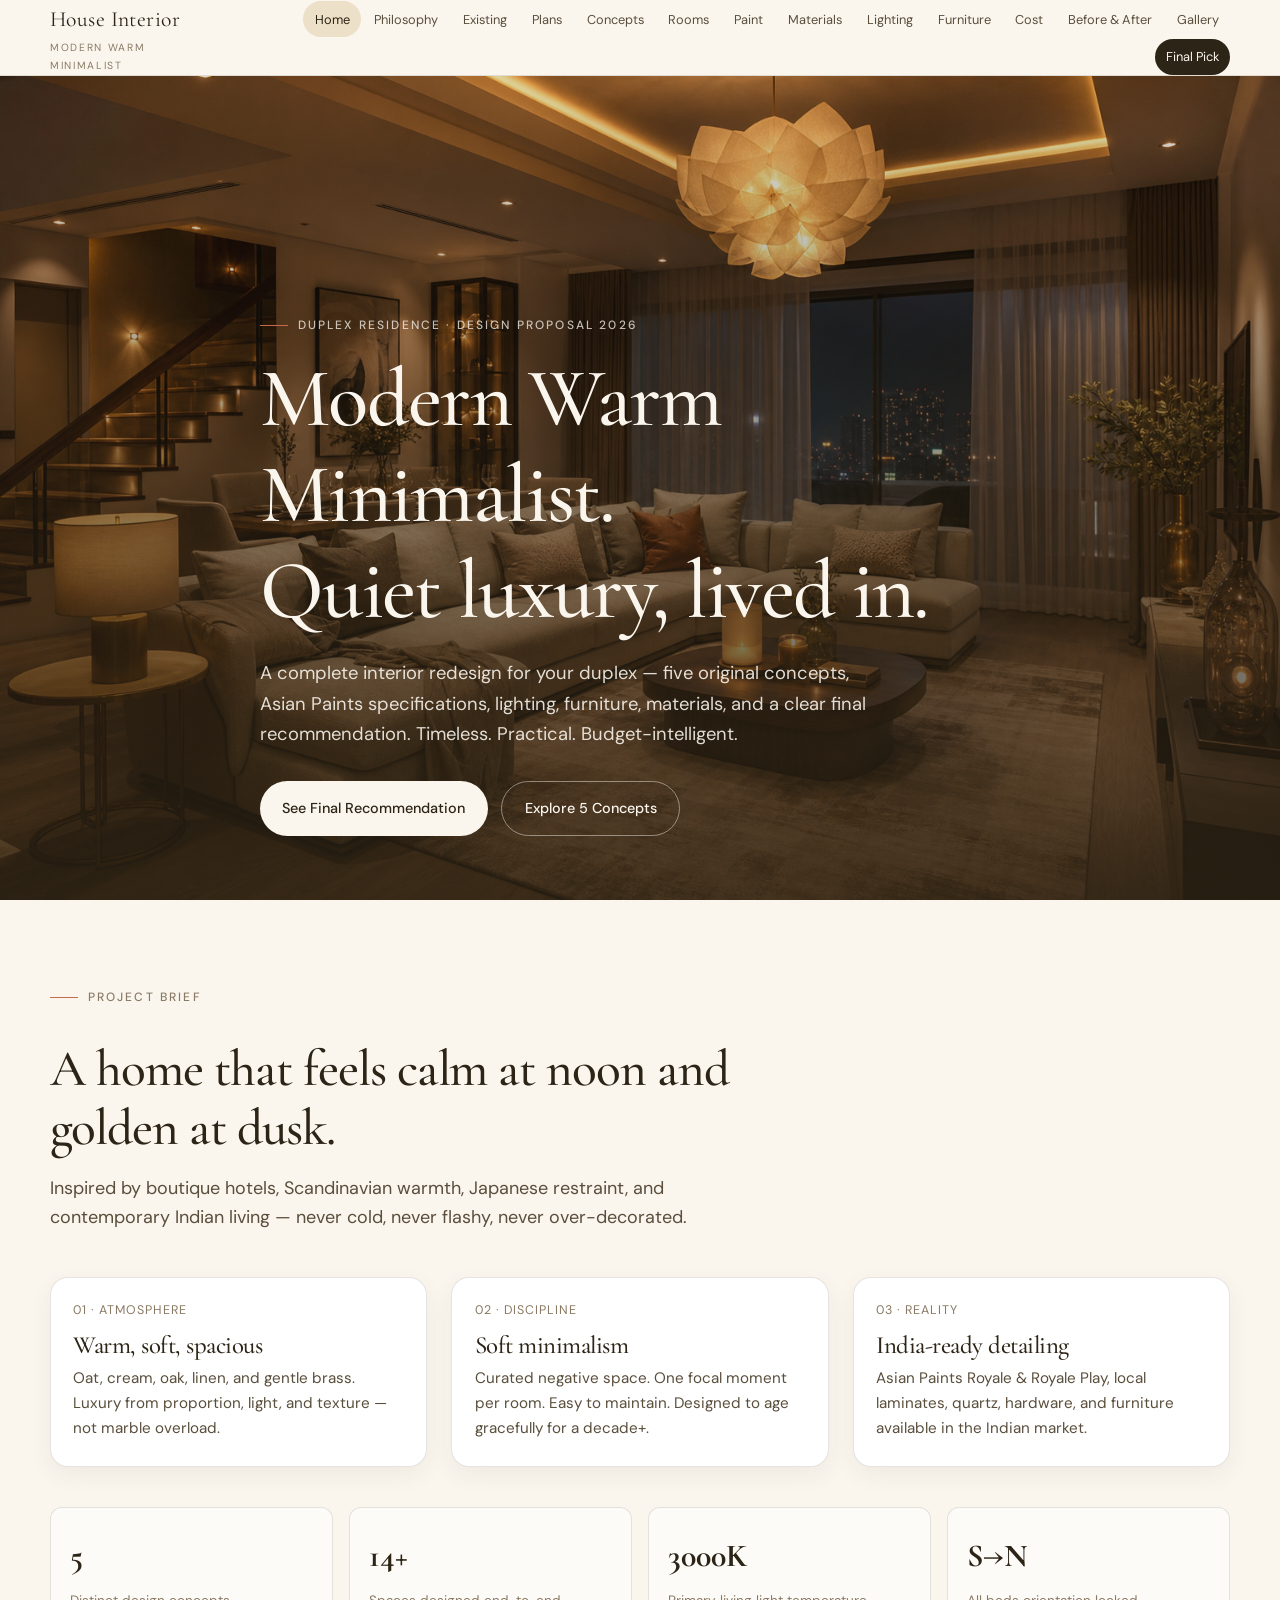
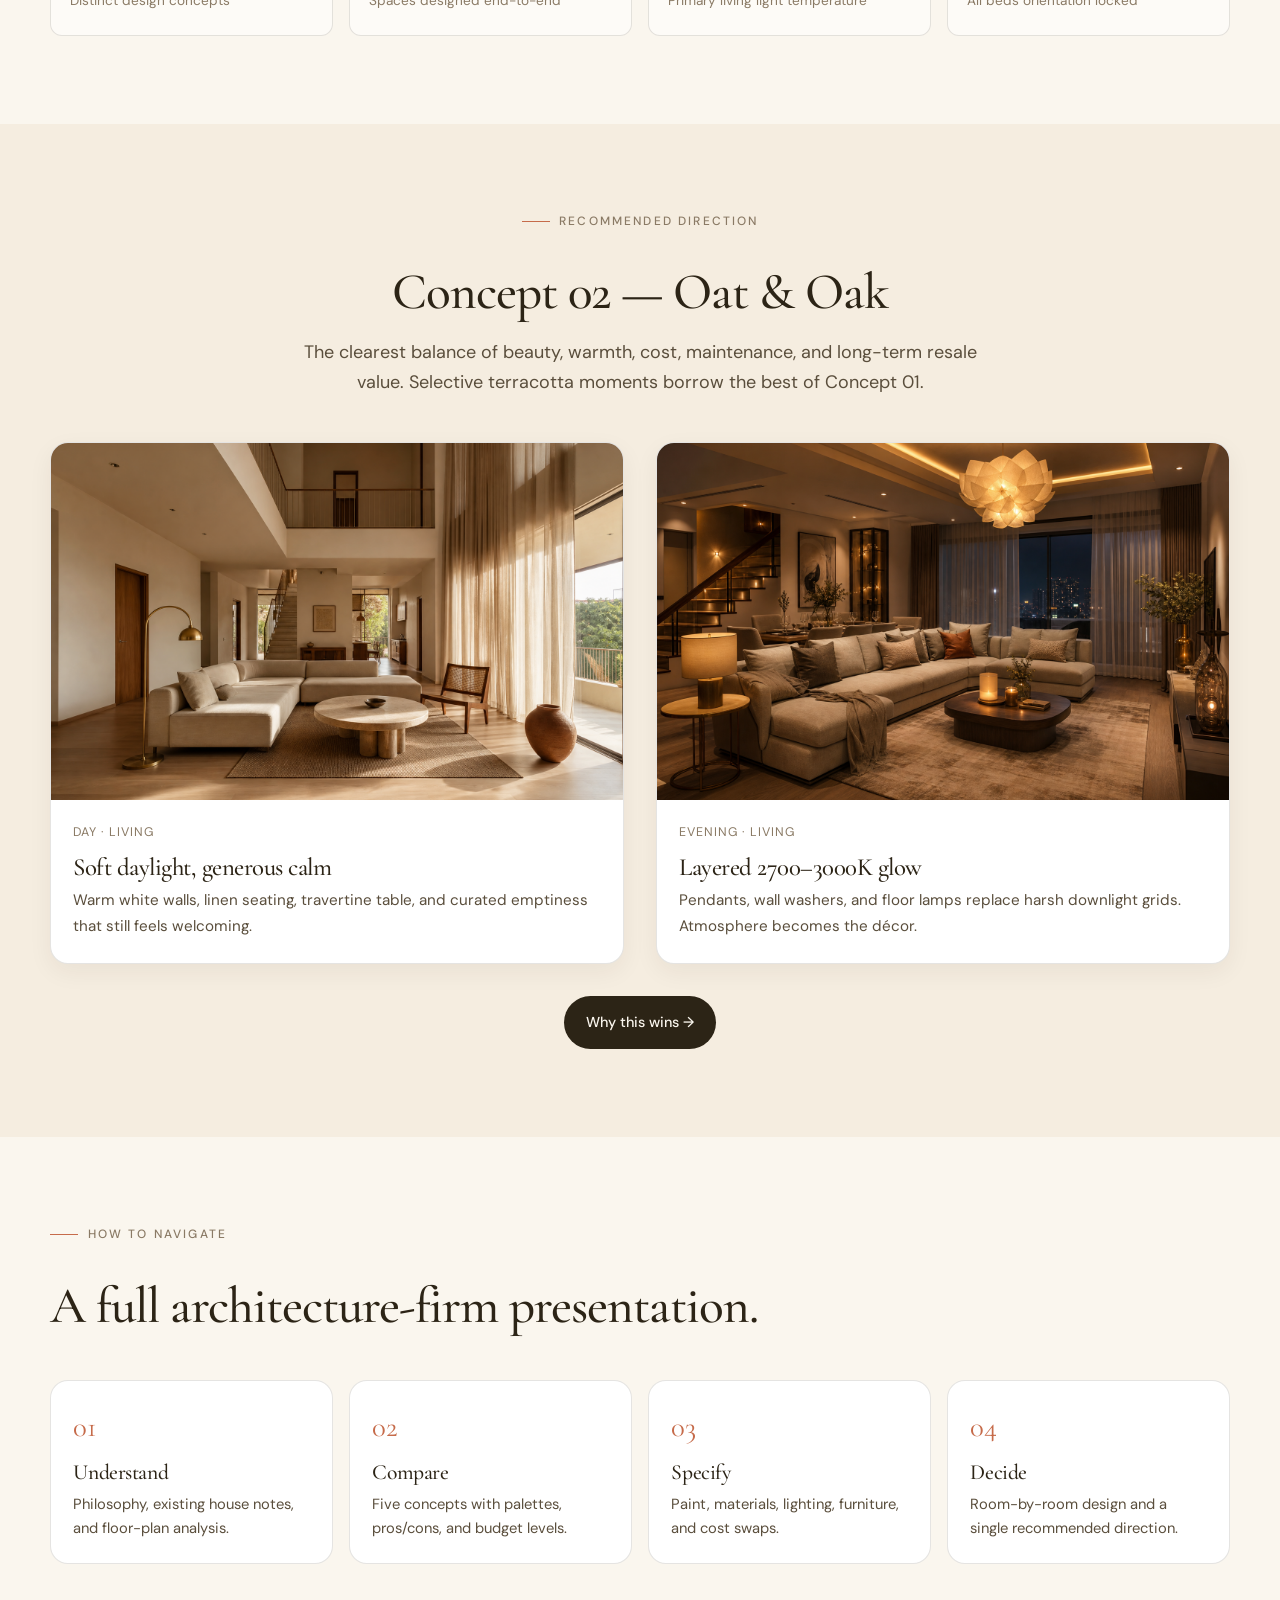
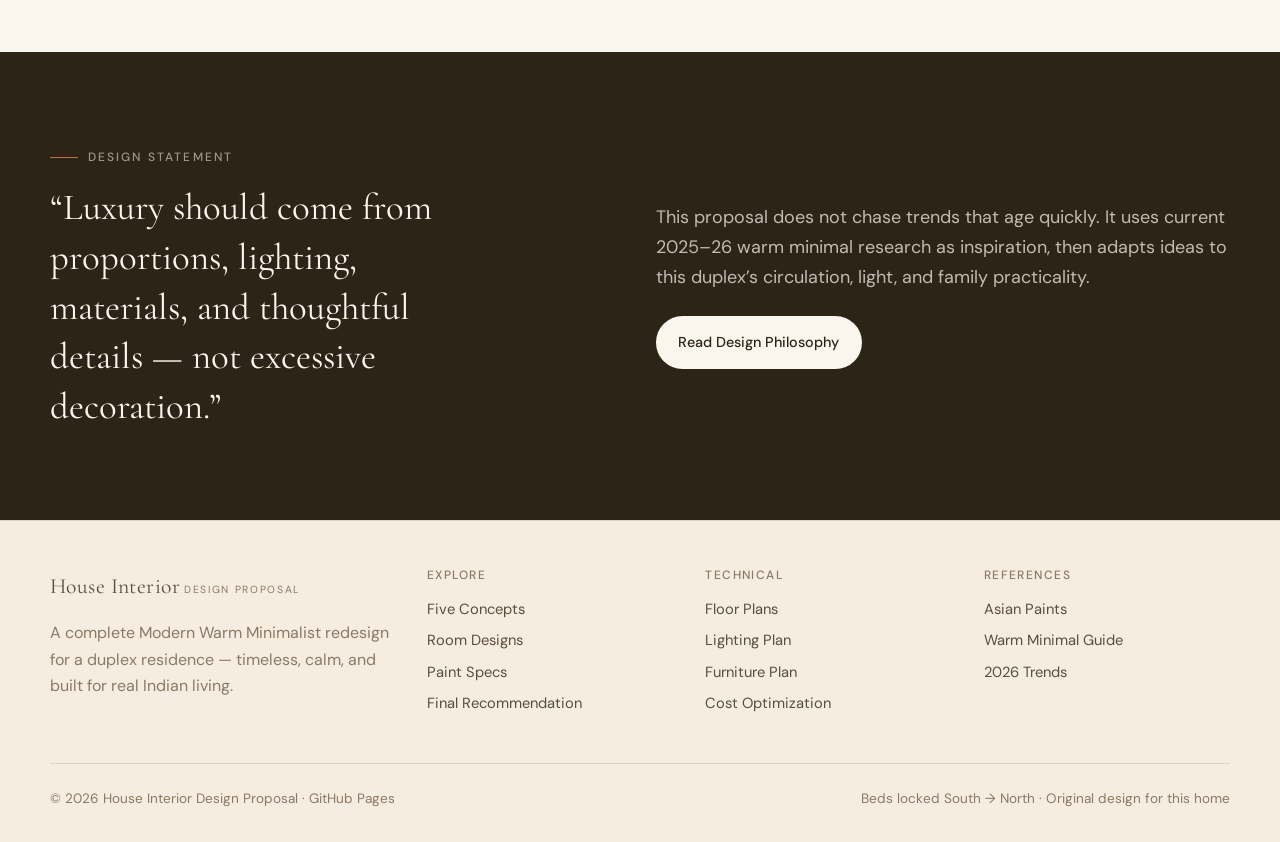
<file: index.html>
<!DOCTYPE html>
<html lang="en">
<head>
  <meta charset="UTF-8" />
  <meta name="viewport" content="width=device-width, initial-scale=1" />
  <title>Home · House Interior</title>
  <meta name="description" content="Modern Warm Minimalist duplex house interior design proposal — architecture-grade presentation." />
  <link rel="preconnect" href="https://fonts.googleapis.com" />
  <link rel="preconnect" href="https://fonts.gstatic.com" crossorigin />
  <link href="https://fonts.googleapis.com/css2?family=Cormorant+Garamond:ital,wght@0,400;0,500;0,600;1,400&family=DM+Sans:opsz,wght@9..40,400;9..40,500;9..40,600&display=swap" rel="stylesheet" />
  <link rel="stylesheet" href="css/styles.css" />
  
</head>
<body>
  <header class="site-header">
    <div class="container nav">
      <a class="logo" href="index.html">
        <span class="logo-mark">House Interior</span>
        <span class="logo-sub">Modern Warm Minimalist</span>
      </a>
      <button class="nav-toggle" aria-label="Menu" aria-expanded="false"><span></span></button>
      <nav class="nav-links">
      <a href="index.html">Home</a>
      <a href="philosophy.html">Philosophy</a>
      <a href="existing.html">Existing</a>
      <a href="floor-plans.html">Plans</a>
      <a href="concepts.html">Concepts</a>
      <a href="rooms.html">Rooms</a>
      <a href="paint.html">Paint</a>
      <a href="materials.html">Materials</a>
      <a href="lighting.html">Lighting</a>
      <a href="furniture.html">Furniture</a>
      <a href="cost.html">Cost</a>
      <a href="before-after.html">Before & After</a>
      <a href="gallery.html">Gallery</a>
      <a class="nav-cta" href="recommendation.html">Final Pick</a>
      </nav>
    </div>
  </header>

  <section class="hero">
    <div class="hero-media">
      <img src="assets/images/rooms/living-evening.jpg" alt="Warm minimalist living room evening view" />
      <div class="hero-overlay"></div>
    </div>
    <div class="container hero-content">
      <div class="eyebrow">Duplex Residence · Design Proposal 2026</div>
      <h1>Modern Warm Minimalist.<br/>Quiet luxury, lived in.</h1>
      <p>A complete interior redesign for your duplex — five original concepts, Asian Paints specifications, lighting, furniture, materials, and a clear final recommendation. Timeless. Practical. Budget-intelligent.</p>
      <div class="hero-actions">
        <a class="btn btn-primary" href="recommendation.html">See Final Recommendation</a>
        <a class="btn btn-ghost" href="concepts.html">Explore 5 Concepts</a>
      </div>
    </div>
  </section>

  <section>
    <div class="container">
      <div class="section-head">
        <div class="eyebrow">Project Brief</div>
        <h2>A home that feels calm at noon and golden at dusk.</h2>
        <p class="lead">Inspired by boutique hotels, Scandinavian warmth, Japanese restraint, and contemporary Indian living — never cold, never flashy, never over-decorated.</p>
      </div>
      <div class="grid-3">
        <article class="card">
          <div class="card-body">
            <div class="card-meta">01 · Atmosphere</div>
            <h3>Warm, soft, spacious</h3>
            <p>Oat, cream, oak, linen, and gentle brass. Luxury from proportion, light, and texture — not marble overload.</p>
          </div>
        </article>
        <article class="card">
          <div class="card-body">
            <div class="card-meta">02 · Discipline</div>
            <h3>Soft minimalism</h3>
            <p>Curated negative space. One focal moment per room. Easy to maintain. Designed to age gracefully for a decade+.</p>
          </div>
        </article>
        <article class="card">
          <div class="card-body">
            <div class="card-meta">03 · Reality</div>
            <h3>India-ready detailing</h3>
            <p>Asian Paints Royale &amp; Royale Play, local laminates, quartz, hardware, and furniture available in the Indian market.</p>
          </div>
        </article>
      </div>
      <div class="stat-row">
        <div class="stat"><strong>5</strong><span>Distinct design concepts</span></div>
        <div class="stat"><strong>14+</strong><span>Spaces designed end-to-end</span></div>
        <div class="stat"><strong>3000K</strong><span>Primary living light temperature</span></div>
        <div class="stat"><strong>S→N</strong><span>All beds orientation locked</span></div>
      </div>
    </div>
  </section>

  <section class="section-alt">
    <div class="container">
      <div class="section-head center">
        <div class="eyebrow">Recommended Direction</div>
        <h2>Concept 02 — Oat &amp; Oak</h2>
        <p class="lead mx-auto">The clearest balance of beauty, warmth, cost, maintenance, and long-term resale value. Selective terracotta moments borrow the best of Concept 01.</p>
      </div>
      <div class="grid-2">
        <div class="card">
          <div class="card-media"><img src="assets/images/rooms/living-day.jpg" alt="Living room day view" /></div>
          <div class="card-body">
            <div class="card-meta">Day · Living</div>
            <h3>Soft daylight, generous calm</h3>
            <p>Warm white walls, linen seating, travertine table, and curated emptiness that still feels welcoming.</p>
          </div>
        </div>
        <div class="card">
          <div class="card-media"><img src="assets/images/rooms/living-evening.jpg" alt="Living room evening view" /></div>
          <div class="card-body">
            <div class="card-meta">Evening · Living</div>
            <h3>Layered 2700–3000K glow</h3>
            <p>Pendants, wall washers, and floor lamps replace harsh downlight grids. Atmosphere becomes the décor.</p>
          </div>
        </div>
      </div>
      <div style="text-align:center;margin-top:2rem">
        <a class="btn btn-dark" href="recommendation.html">Why this wins →</a>
      </div>
    </div>
  </section>

  <section>
    <div class="container">
      <div class="section-head">
        <div class="eyebrow">How to navigate</div>
        <h2>A full architecture-firm presentation.</h2>
      </div>
      <div class="process">
        <div class="process-item"><h3>Understand</h3><p>Philosophy, existing house notes, and floor-plan analysis.</p></div>
        <div class="process-item"><h3>Compare</h3><p>Five concepts with palettes, pros/cons, and budget levels.</p></div>
        <div class="process-item"><h3>Specify</h3><p>Paint, materials, lighting, furniture, and cost swaps.</p></div>
        <div class="process-item"><h3>Decide</h3><p>Room-by-room design and a single recommended direction.</p></div>
      </div>
    </div>
  </section>

  <section class="section-dark">
    <div class="container grid-2" style="align-items:center">
      <div>
        <div class="eyebrow">Design Statement</div>
        <p class="quote">“Luxury should come from proportions, lighting, materials, and thoughtful details — not excessive decoration.”</p>
      </div>
      <div>
        <p class="lead">This proposal does not chase trends that age quickly. It uses current 2025–26 warm minimal research as inspiration, then adapts ideas to this duplex’s circulation, light, and family practicality.</p>
        <div style="margin-top:1.5rem">
          <a class="btn btn-primary" href="philosophy.html">Read Design Philosophy</a>
        </div>
      </div>
    </div>
  </section>

  <footer class="site-footer">
    <div class="container footer-grid">
      <div>
        <a class="logo" href="index.html">
          <span class="logo-mark">House Interior</span>
          <span class="logo-sub">Design Proposal</span>
        </a>
        <p class="muted" style="margin-top:1rem;max-width:32ch">A complete Modern Warm Minimalist redesign for a duplex residence — timeless, calm, and built for real Indian living.</p>
      </div>
      <div>
        <h4>Explore</h4>
        <a href="concepts.html">Five Concepts</a>
        <a href="rooms.html">Room Designs</a>
        <a href="paint.html">Paint Specs</a>
        <a href="recommendation.html">Final Recommendation</a>
      </div>
      <div>
        <h4>Technical</h4>
        <a href="floor-plans.html">Floor Plans</a>
        <a href="lighting.html">Lighting Plan</a>
        <a href="furniture.html">Furniture Plan</a>
        <a href="cost.html">Cost Optimization</a>
      </div>
      <div>
        <h4>References</h4>
        <a href="https://www.asianpaints.com/" target="_blank" rel="noopener">Asian Paints</a>
        <a href="https://www.studiomatrx.org/guides/warm-minimal-interiors" target="_blank" rel="noopener">Warm Minimal Guide</a>
        <a href="https://www.livspace.com/in/magazine/top-interior-design-trends-in-india" target="_blank" rel="noopener">2026 Trends</a>
      </div>
    </div>
    <div class="container footer-bottom">
      <span>© 2026 House Interior Design Proposal · GitHub Pages</span>
      <span>Beds locked South → North · Original design for this home</span>
    </div>
  </footer>
  <script src="js/main.js"></script>
</body>
</html>
</file>
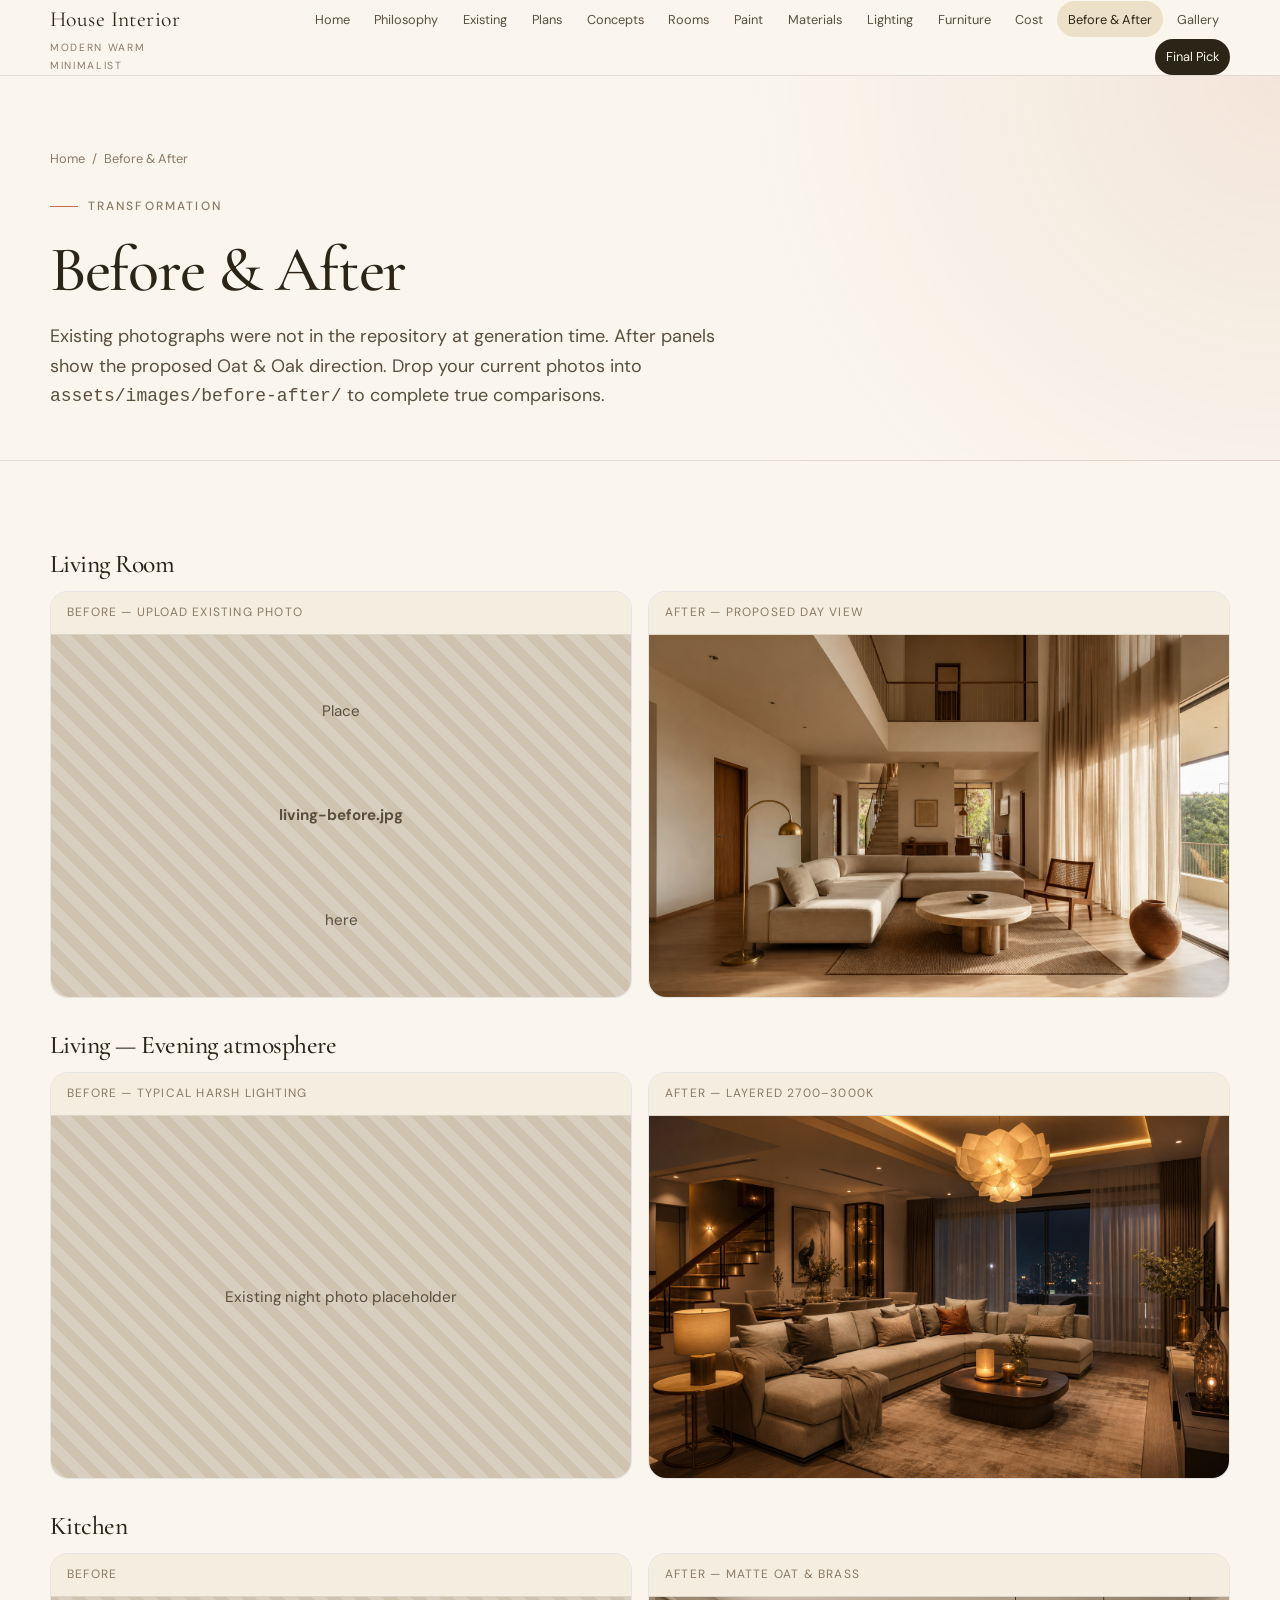
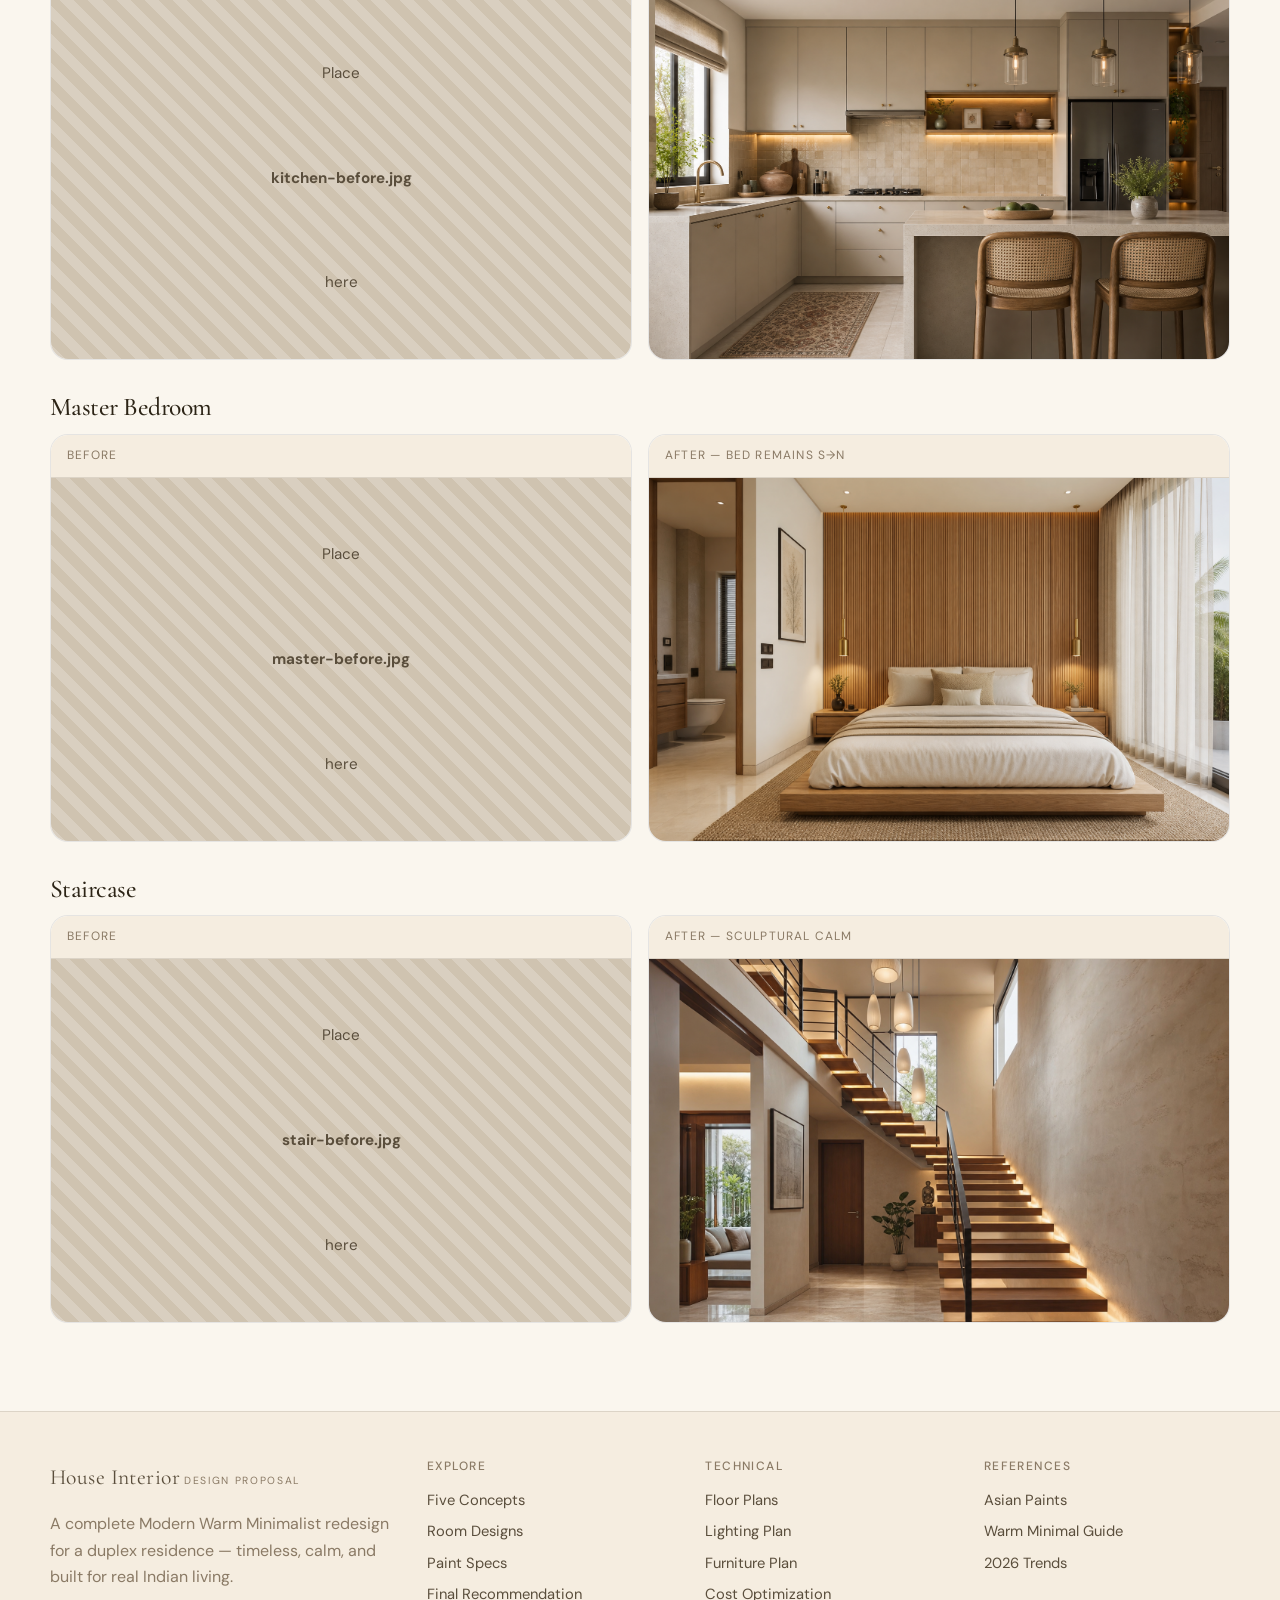
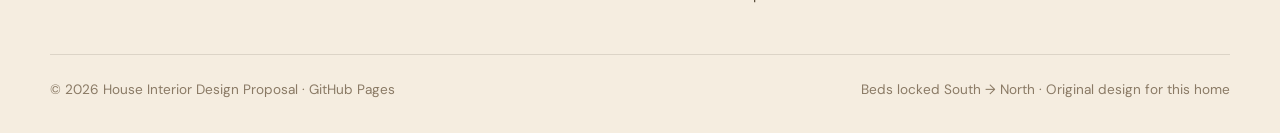
<file: before-after.html>
<!DOCTYPE html>
<html lang="en">
<head>
  <meta charset="UTF-8" />
  <meta name="viewport" content="width=device-width, initial-scale=1" />
  <title>Before & After · House Interior</title>
  <meta name="description" content="Modern Warm Minimalist duplex house interior design proposal — architecture-grade presentation." />
  <link rel="preconnect" href="https://fonts.googleapis.com" />
  <link rel="preconnect" href="https://fonts.gstatic.com" crossorigin />
  <link href="https://fonts.googleapis.com/css2?family=Cormorant+Garamond:ital,wght@0,400;0,500;0,600;1,400&family=DM+Sans:opsz,wght@9..40,400;9..40,500;9..40,600&display=swap" rel="stylesheet" />
  <link rel="stylesheet" href="css/styles.css" />
</head>
<body>
  <header class="site-header">
    <div class="container nav">
      <a class="logo" href="index.html">
        <span class="logo-mark">House Interior</span>
        <span class="logo-sub">Modern Warm Minimalist</span>
      </a>
      <button class="nav-toggle" aria-label="Menu" aria-expanded="false"><span></span></button>
      <nav class="nav-links">
      <a href="index.html">Home</a>
      <a href="philosophy.html">Philosophy</a>
      <a href="existing.html">Existing</a>
      <a href="floor-plans.html">Plans</a>
      <a href="concepts.html">Concepts</a>
      <a href="rooms.html">Rooms</a>
      <a href="paint.html">Paint</a>
      <a href="materials.html">Materials</a>
      <a href="lighting.html">Lighting</a>
      <a href="furniture.html">Furniture</a>
      <a href="cost.html">Cost</a>
      <a href="before-after.html">Before & After</a>
      <a href="gallery.html">Gallery</a>
      <a class="nav-cta" href="recommendation.html">Final Pick</a>
      </nav>
    </div>
  </header>

  <section class="page-hero">
    <div class="container">
      <div class="breadcrumb"><a href="index.html">Home</a><span>/</span><span>Before &amp; After</span></div>
      <div class="eyebrow">Transformation</div>
      <h1>Before &amp; After</h1>
      <p class="lead">Existing photographs were not in the repository at generation time. After panels show the proposed Oat &amp; Oak direction. Drop your current photos into <code>assets/images/before-after/</code> to complete true comparisons.</p>
    </div>
  </section>
  <section>
    <div class="container" style="display:grid;gap:2rem">
      <div>
        <h3 style="font-size:1.6rem;margin-bottom:0.75rem">Living Room</h3>
        <div class="compare">
          <div class="compare-panel"><div class="label">Before — upload existing photo</div><div class="compare-fake">Place <strong>living-before.jpg</strong> here</div></div>
          <div class="compare-panel"><div class="label">After — proposed day view</div><img src="assets/images/rooms/living-day.jpg" alt="After living day" /></div>
        </div>
      </div>
      <div>
        <h3 style="font-size:1.6rem;margin-bottom:0.75rem">Living — Evening atmosphere</h3>
        <div class="compare">
          <div class="compare-panel"><div class="label">Before — typical harsh lighting</div><div class="compare-fake">Existing night photo placeholder</div></div>
          <div class="compare-panel"><div class="label">After — layered 2700–3000K</div><img src="assets/images/rooms/living-evening.jpg" alt="After living evening" /></div>
        </div>
      </div>
      <div>
        <h3 style="font-size:1.6rem;margin-bottom:0.75rem">Kitchen</h3>
        <div class="compare">
          <div class="compare-panel"><div class="label">Before</div><div class="compare-fake">Place <strong>kitchen-before.jpg</strong> here</div></div>
          <div class="compare-panel"><div class="label">After — matte oat &amp; brass</div><img src="assets/images/rooms/kitchen-day.jpg" alt="After kitchen" /></div>
        </div>
      </div>
      <div>
        <h3 style="font-size:1.6rem;margin-bottom:0.75rem">Master Bedroom</h3>
        <div class="compare">
          <div class="compare-panel"><div class="label">Before</div><div class="compare-fake">Place <strong>master-before.jpg</strong> here</div></div>
          <div class="compare-panel"><div class="label">After — bed remains S→N</div><img src="assets/images/rooms/bedroom-master-day.jpg" alt="After master" /></div>
        </div>
      </div>
      <div>
        <h3 style="font-size:1.6rem;margin-bottom:0.75rem">Staircase</h3>
        <div class="compare">
          <div class="compare-panel"><div class="label">Before</div><div class="compare-fake">Place <strong>stair-before.jpg</strong> here</div></div>
          <div class="compare-panel"><div class="label">After — sculptural calm</div><img src="assets/images/rooms/staircase-day.jpg" alt="After stair" /></div>
        </div>
      </div>
    </div>
  </section>

  <footer class="site-footer">
    <div class="container footer-grid">
      <div>
        <a class="logo" href="index.html">
          <span class="logo-mark">House Interior</span>
          <span class="logo-sub">Design Proposal</span>
        </a>
        <p class="muted" style="margin-top:1rem;max-width:32ch">A complete Modern Warm Minimalist redesign for a duplex residence — timeless, calm, and built for real Indian living.</p>
      </div>
      <div>
        <h4>Explore</h4>
        <a href="concepts.html">Five Concepts</a>
        <a href="rooms.html">Room Designs</a>
        <a href="paint.html">Paint Specs</a>
        <a href="recommendation.html">Final Recommendation</a>
      </div>
      <div>
        <h4>Technical</h4>
        <a href="floor-plans.html">Floor Plans</a>
        <a href="lighting.html">Lighting Plan</a>
        <a href="furniture.html">Furniture Plan</a>
        <a href="cost.html">Cost Optimization</a>
      </div>
      <div>
        <h4>References</h4>
        <a href="https://www.asianpaints.com/" target="_blank" rel="noopener">Asian Paints</a>
        <a href="https://www.studiomatrx.org/guides/warm-minimal-interiors" target="_blank" rel="noopener">Warm Minimal Guide</a>
        <a href="https://www.livspace.com/in/magazine/top-interior-design-trends-in-india" target="_blank" rel="noopener">2026 Trends</a>
      </div>
    </div>
    <div class="container footer-bottom">
      <span>© 2026 House Interior Design Proposal · GitHub Pages</span>
      <span>Beds locked South → North · Original design for this home</span>
    </div>
  </footer>
  <script src="js/main.js"></script>
</body>
</html>
</file>
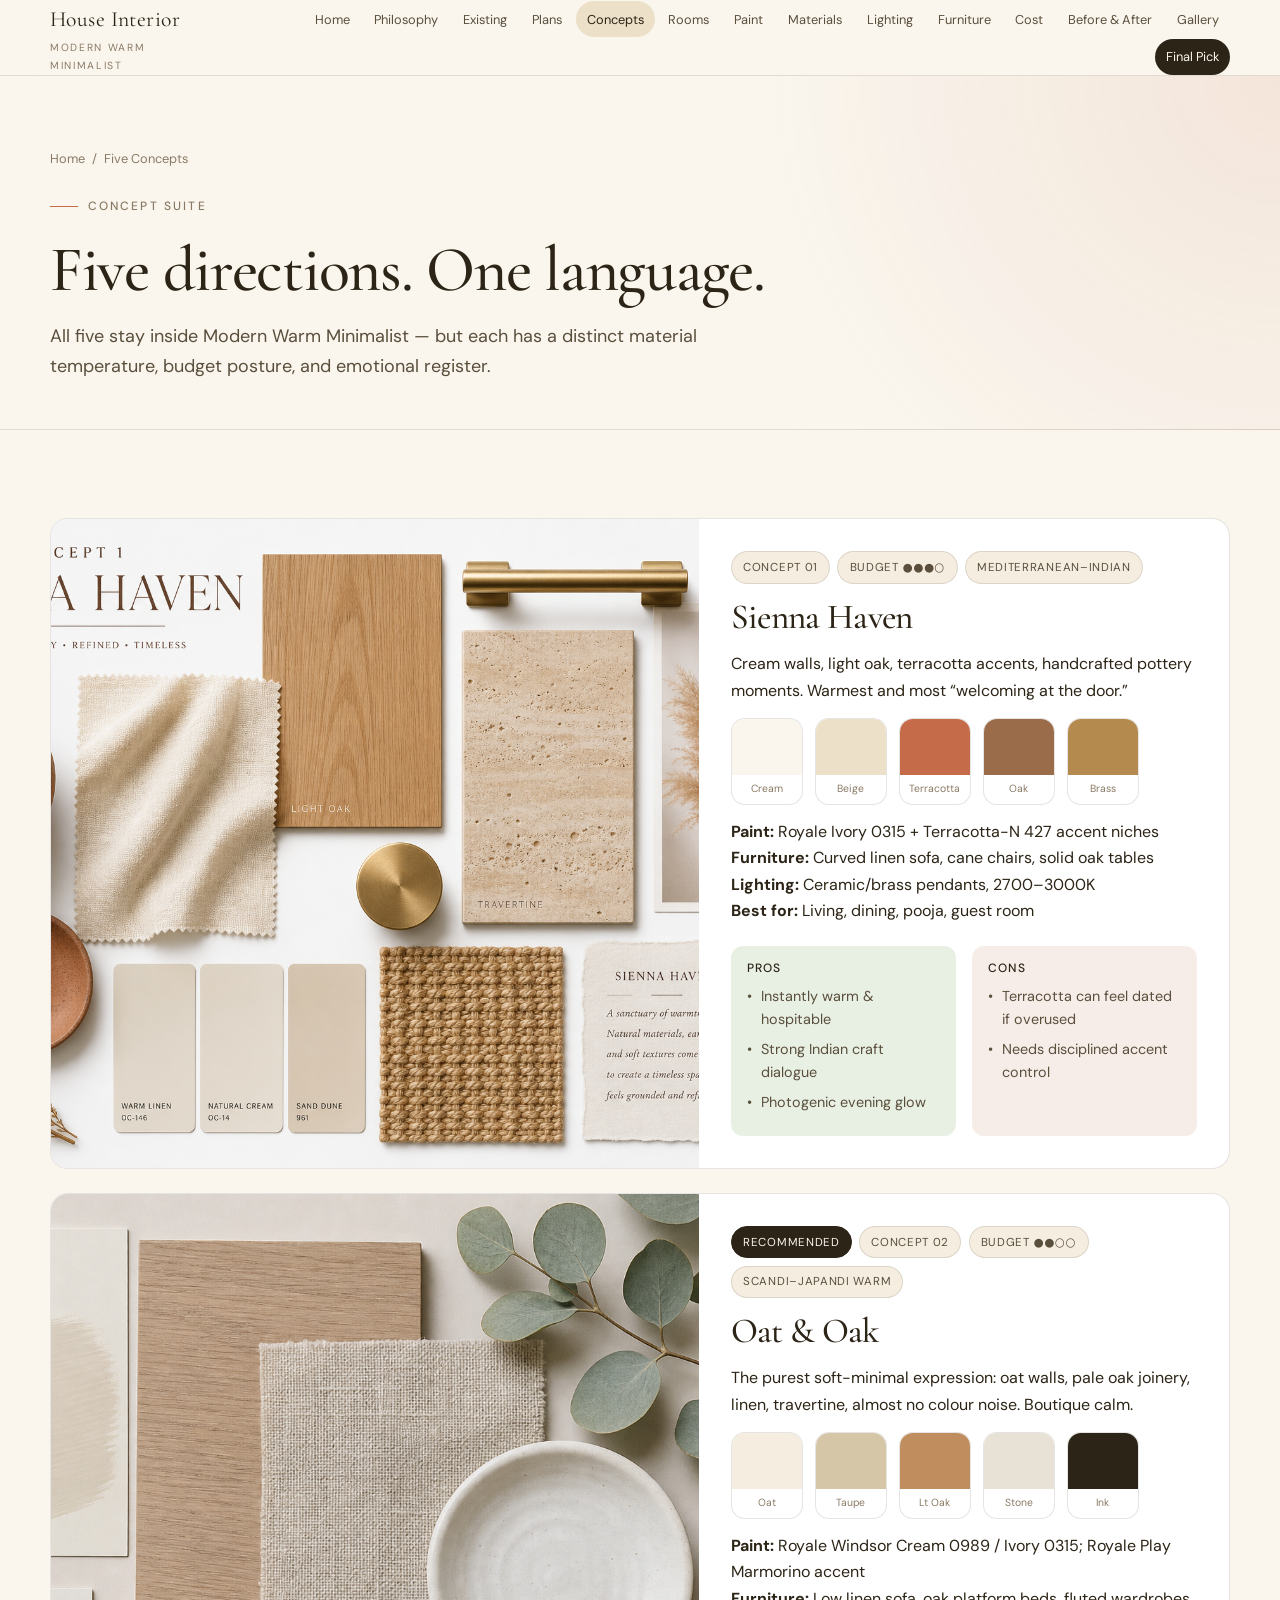
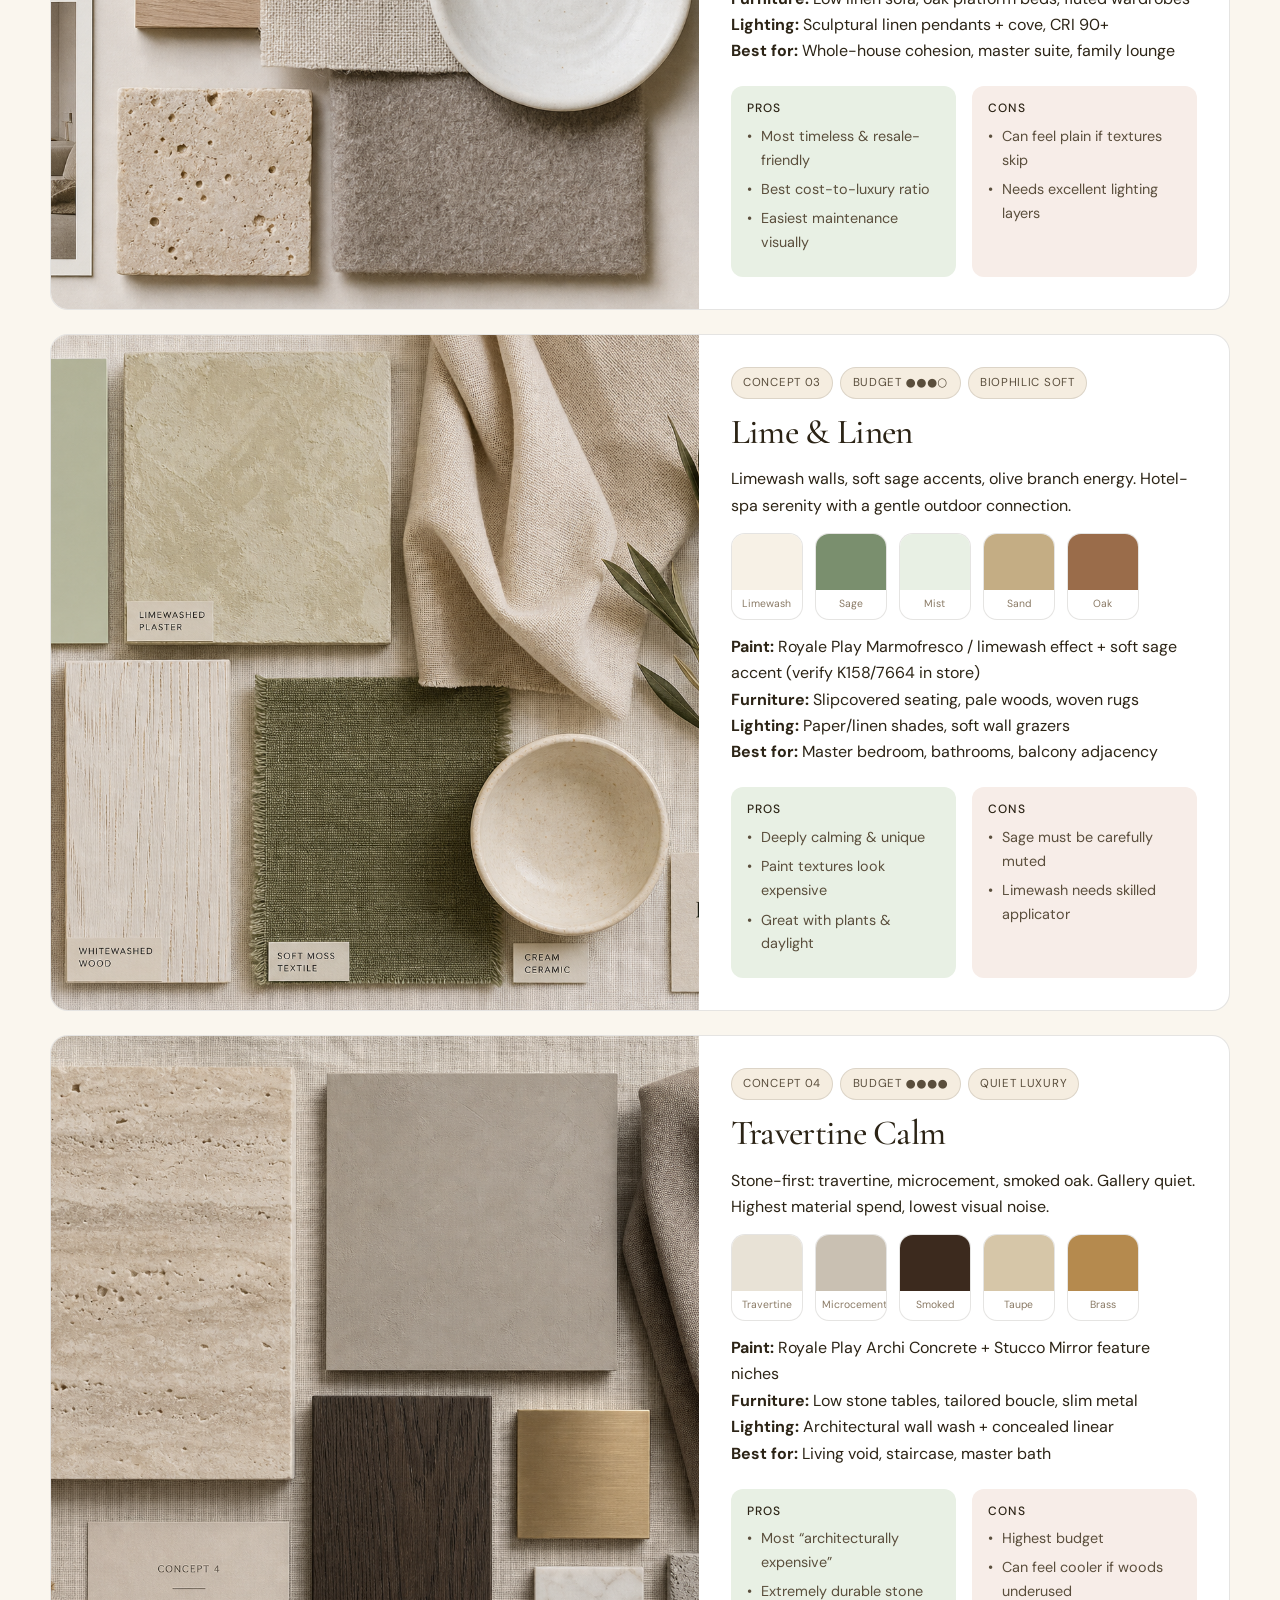
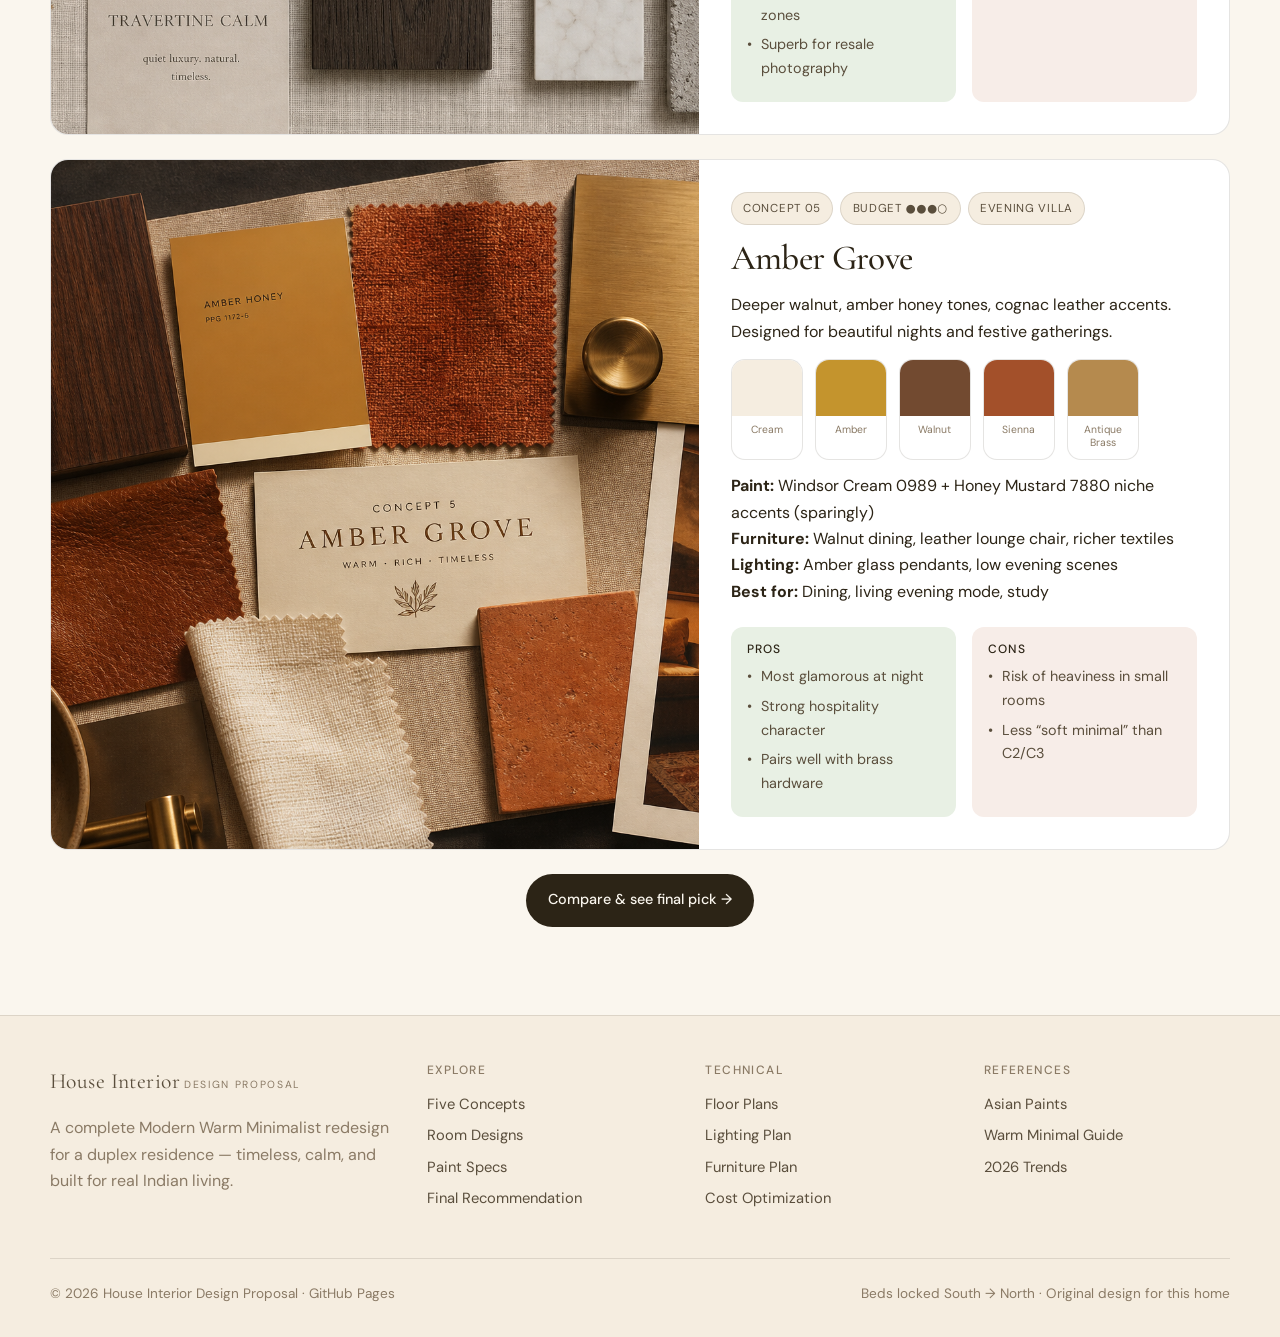
<file: concepts.html>
<!DOCTYPE html>
<html lang="en">
<head>
  <meta charset="UTF-8" />
  <meta name="viewport" content="width=device-width, initial-scale=1" />
  <title>Five Design Concepts · House Interior</title>
  <meta name="description" content="Modern Warm Minimalist duplex house interior design proposal — architecture-grade presentation." />
  <link rel="preconnect" href="https://fonts.googleapis.com" />
  <link rel="preconnect" href="https://fonts.gstatic.com" crossorigin />
  <link href="https://fonts.googleapis.com/css2?family=Cormorant+Garamond:ital,wght@0,400;0,500;0,600;1,400&family=DM+Sans:opsz,wght@9..40,400;9..40,500;9..40,600&display=swap" rel="stylesheet" />
  <link rel="stylesheet" href="css/styles.css" />
</head>
<body>
  <header class="site-header">
    <div class="container nav">
      <a class="logo" href="index.html">
        <span class="logo-mark">House Interior</span>
        <span class="logo-sub">Modern Warm Minimalist</span>
      </a>
      <button class="nav-toggle" aria-label="Menu" aria-expanded="false"><span></span></button>
      <nav class="nav-links">
      <a href="index.html">Home</a>
      <a href="philosophy.html">Philosophy</a>
      <a href="existing.html">Existing</a>
      <a href="floor-plans.html">Plans</a>
      <a href="concepts.html">Concepts</a>
      <a href="rooms.html">Rooms</a>
      <a href="paint.html">Paint</a>
      <a href="materials.html">Materials</a>
      <a href="lighting.html">Lighting</a>
      <a href="furniture.html">Furniture</a>
      <a href="cost.html">Cost</a>
      <a href="before-after.html">Before & After</a>
      <a href="gallery.html">Gallery</a>
      <a class="nav-cta" href="recommendation.html">Final Pick</a>
      </nav>
    </div>
  </header>

  <section class="page-hero">
    <div class="container">
      <div class="breadcrumb"><a href="index.html">Home</a><span>/</span><span>Five Concepts</span></div>
      <div class="eyebrow">Concept Suite</div>
      <h1>Five directions. One language.</h1>
      <p class="lead">All five stay inside Modern Warm Minimalist — but each has a distinct material temperature, budget posture, and emotional register.</p>
    </div>
  </section>

  <section>
    <div class="container">
      <!-- C1 -->
      <article class="concept-banner" id="c1">
        <img src="assets/images/moodboards/mood-sienna.jpg" alt="Sienna Haven mood board" />
        <div class="concept-copy">
          <div class="tag-row"><span class="tag">Concept 01</span><span class="tag">Budget ●●●○</span><span class="tag">Mediterranean–Indian</span></div>
          <h3>Sienna Haven</h3>
          <p>Cream walls, light oak, terracotta accents, handcrafted pottery moments. Warmest and most “welcoming at the door.”</p>
          <div class="swatch-row">
            <div class="swatch"><div class="swatch-color" style="background:#FAF6EE"></div><div class="swatch-label">Cream</div></div>
            <div class="swatch"><div class="swatch-color" style="background:#EDE0C8"></div><div class="swatch-label">Beige</div></div>
            <div class="swatch"><div class="swatch-color" style="background:#C66B4A"></div><div class="swatch-label">Terracotta</div></div>
            <div class="swatch"><div class="swatch-color" style="background:#9A6C4A"></div><div class="swatch-label">Oak</div></div>
            <div class="swatch"><div class="swatch-color" style="background:#B58A4E"></div><div class="swatch-label">Brass</div></div>
          </div>
          <p><strong>Paint:</strong> Royale Ivory 0315 + Terracotta-N 427 accent niches<br/>
          <strong>Furniture:</strong> Curved linen sofa, cane chairs, solid oak tables<br/>
          <strong>Lighting:</strong> Ceramic/brass pendants, 2700–3000K<br/>
          <strong>Best for:</strong> Living, dining, pooja, guest room</p>
          <div class="pros-cons">
            <div class="pros"><h4>Pros</h4><ul><li>Instantly warm &amp; hospitable</li><li>Strong Indian craft dialogue</li><li>Photogenic evening glow</li></ul></div>
            <div class="cons"><h4>Cons</h4><ul><li>Terracotta can feel dated if overused</li><li>Needs disciplined accent control</li></ul></div>
          </div>
        </div>
      </article>

      <!-- C2 -->
      <article class="concept-banner" id="c2">
        <img src="assets/images/moodboards/mood-oat-oak.jpg" alt="Oat and Oak mood board" />
        <div class="concept-copy">
          <div class="tag-row"><span class="tag rec">Recommended</span><span class="tag">Concept 02</span><span class="tag">Budget ●●○○</span><span class="tag">Scandi–Japandi Warm</span></div>
          <h3>Oat &amp; Oak</h3>
          <p>The purest soft-minimal expression: oat walls, pale oak joinery, linen, travertine, almost no colour noise. Boutique calm.</p>
          <div class="swatch-row">
            <div class="swatch"><div class="swatch-color" style="background:#F5EDE0"></div><div class="swatch-label">Oat</div></div>
            <div class="swatch"><div class="swatch-color" style="background:#D6C6A8"></div><div class="swatch-label">Taupe</div></div>
            <div class="swatch"><div class="swatch-color" style="background:#C08E5E"></div><div class="swatch-label">Lt Oak</div></div>
            <div class="swatch"><div class="swatch-color" style="background:#E8E2D6"></div><div class="swatch-label">Stone</div></div>
            <div class="swatch"><div class="swatch-color" style="background:#2C2416"></div><div class="swatch-label">Ink</div></div>
          </div>
          <p><strong>Paint:</strong> Royale Windsor Cream 0989 / Ivory 0315; Royale Play Marmorino accent<br/>
          <strong>Furniture:</strong> Low linen sofa, oak platform beds, fluted wardrobes<br/>
          <strong>Lighting:</strong> Sculptural linen pendants + cove, CRI 90+<br/>
          <strong>Best for:</strong> Whole-house cohesion, master suite, family lounge</p>
          <div class="pros-cons">
            <div class="pros"><h4>Pros</h4><ul><li>Most timeless &amp; resale-friendly</li><li>Best cost-to-luxury ratio</li><li>Easiest maintenance visually</li></ul></div>
            <div class="cons"><h4>Cons</h4><ul><li>Can feel plain if textures skip</li><li>Needs excellent lighting layers</li></ul></div>
          </div>
        </div>
      </article>

      <!-- C3 -->
      <article class="concept-banner" id="c3">
        <img src="assets/images/moodboards/mood-lime-linen.jpg" alt="Lime and Linen mood board" />
        <div class="concept-copy">
          <div class="tag-row"><span class="tag">Concept 03</span><span class="tag">Budget ●●●○</span><span class="tag">Biophilic Soft</span></div>
          <h3>Lime &amp; Linen</h3>
          <p>Limewash walls, soft sage accents, olive branch energy. Hotel-spa serenity with a gentle outdoor connection.</p>
          <div class="swatch-row">
            <div class="swatch"><div class="swatch-color" style="background:#F7F1E6"></div><div class="swatch-label">Limewash</div></div>
            <div class="swatch"><div class="swatch-color" style="background:#7A8F6E"></div><div class="swatch-label">Sage</div></div>
            <div class="swatch"><div class="swatch-color" style="background:#E8F0E4"></div><div class="swatch-label">Mist</div></div>
            <div class="swatch"><div class="swatch-color" style="background:#C4AD84"></div><div class="swatch-label">Sand</div></div>
            <div class="swatch"><div class="swatch-color" style="background:#9A6C4A"></div><div class="swatch-label">Oak</div></div>
          </div>
          <p><strong>Paint:</strong> Royale Play Marmofresco / limewash effect + soft sage accent (verify K158/7664 in store)<br/>
          <strong>Furniture:</strong> Slipcovered seating, pale woods, woven rugs<br/>
          <strong>Lighting:</strong> Paper/linen shades, soft wall grazers<br/>
          <strong>Best for:</strong> Master bedroom, bathrooms, balcony adjacency</p>
          <div class="pros-cons">
            <div class="pros"><h4>Pros</h4><ul><li>Deeply calming &amp; unique</li><li>Paint textures look expensive</li><li>Great with plants &amp; daylight</li></ul></div>
            <div class="cons"><h4>Cons</h4><ul><li>Sage must be carefully muted</li><li>Limewash needs skilled applicator</li></ul></div>
          </div>
        </div>
      </article>

      <!-- C4 -->
      <article class="concept-banner" id="c4">
        <img src="assets/images/moodboards/mood-travertine.jpg" alt="Travertine Calm mood board" />
        <div class="concept-copy">
          <div class="tag-row"><span class="tag">Concept 04</span><span class="tag">Budget ●●●●</span><span class="tag">Quiet Luxury</span></div>
          <h3>Travertine Calm</h3>
          <p>Stone-first: travertine, microcement, smoked oak. Gallery quiet. Highest material spend, lowest visual noise.</p>
          <div class="swatch-row">
            <div class="swatch"><div class="swatch-color" style="background:#E8E2D6"></div><div class="swatch-label">Travertine</div></div>
            <div class="swatch"><div class="swatch-color" style="background:#C9C0B2"></div><div class="swatch-label">Microcement</div></div>
            <div class="swatch"><div class="swatch-color" style="background:#3C2A1E"></div><div class="swatch-label">Smoked</div></div>
            <div class="swatch"><div class="swatch-color" style="background:#D6C6A8"></div><div class="swatch-label">Taupe</div></div>
            <div class="swatch"><div class="swatch-color" style="background:#B58A4E"></div><div class="swatch-label">Brass</div></div>
          </div>
          <p><strong>Paint:</strong> Royale Play Archi Concrete + Stucco Mirror feature niches<br/>
          <strong>Furniture:</strong> Low stone tables, tailored boucle, slim metal<br/>
          <strong>Lighting:</strong> Architectural wall wash + concealed linear<br/>
          <strong>Best for:</strong> Living void, staircase, master bath</p>
          <div class="pros-cons">
            <div class="pros"><h4>Pros</h4><ul><li>Most “architecturally expensive”</li><li>Extremely durable stone zones</li><li>Superb for resale photography</li></ul></div>
            <div class="cons"><h4>Cons</h4><ul><li>Highest budget</li><li>Can feel cooler if woods underused</li></ul></div>
          </div>
        </div>
      </article>

      <!-- C5 -->
      <article class="concept-banner" id="c5">
        <img src="assets/images/moodboards/mood-amber.jpg" alt="Amber Grove mood board" />
        <div class="concept-copy">
          <div class="tag-row"><span class="tag">Concept 05</span><span class="tag">Budget ●●●○</span><span class="tag">Evening Villa</span></div>
          <h3>Amber Grove</h3>
          <p>Deeper walnut, amber honey tones, cognac leather accents. Designed for beautiful nights and festive gatherings.</p>
          <div class="swatch-row">
            <div class="swatch"><div class="swatch-color" style="background:#F5EDE0"></div><div class="swatch-label">Cream</div></div>
            <div class="swatch"><div class="swatch-color" style="background:#C4942D"></div><div class="swatch-label">Amber</div></div>
            <div class="swatch"><div class="swatch-color" style="background:#724A30"></div><div class="swatch-label">Walnut</div></div>
            <div class="swatch"><div class="swatch-color" style="background:#A3502A"></div><div class="swatch-label">Sienna</div></div>
            <div class="swatch"><div class="swatch-color" style="background:#B58A4E"></div><div class="swatch-label">Antique Brass</div></div>
          </div>
          <p><strong>Paint:</strong> Windsor Cream 0989 + Honey Mustard 7880 niche accents (sparingly)<br/>
          <strong>Furniture:</strong> Walnut dining, leather lounge chair, richer textiles<br/>
          <strong>Lighting:</strong> Amber glass pendants, low evening scenes<br/>
          <strong>Best for:</strong> Dining, living evening mode, study</p>
          <div class="pros-cons">
            <div class="pros"><h4>Pros</h4><ul><li>Most glamorous at night</li><li>Strong hospitality character</li><li>Pairs well with brass hardware</li></ul></div>
            <div class="cons"><h4>Cons</h4><ul><li>Risk of heaviness in small rooms</li><li>Less “soft minimal” than C2/C3</li></ul></div>
          </div>
        </div>
      </article>

      <div style="text-align:center;margin-top:1rem">
        <a class="btn btn-dark" href="recommendation.html">Compare &amp; see final pick →</a>
      </div>
    </div>
  </section>

  <footer class="site-footer">
    <div class="container footer-grid">
      <div>
        <a class="logo" href="index.html">
          <span class="logo-mark">House Interior</span>
          <span class="logo-sub">Design Proposal</span>
        </a>
        <p class="muted" style="margin-top:1rem;max-width:32ch">A complete Modern Warm Minimalist redesign for a duplex residence — timeless, calm, and built for real Indian living.</p>
      </div>
      <div>
        <h4>Explore</h4>
        <a href="concepts.html">Five Concepts</a>
        <a href="rooms.html">Room Designs</a>
        <a href="paint.html">Paint Specs</a>
        <a href="recommendation.html">Final Recommendation</a>
      </div>
      <div>
        <h4>Technical</h4>
        <a href="floor-plans.html">Floor Plans</a>
        <a href="lighting.html">Lighting Plan</a>
        <a href="furniture.html">Furniture Plan</a>
        <a href="cost.html">Cost Optimization</a>
      </div>
      <div>
        <h4>References</h4>
        <a href="https://www.asianpaints.com/" target="_blank" rel="noopener">Asian Paints</a>
        <a href="https://www.studiomatrx.org/guides/warm-minimal-interiors" target="_blank" rel="noopener">Warm Minimal Guide</a>
        <a href="https://www.livspace.com/in/magazine/top-interior-design-trends-in-india" target="_blank" rel="noopener">2026 Trends</a>
      </div>
    </div>
    <div class="container footer-bottom">
      <span>© 2026 House Interior Design Proposal · GitHub Pages</span>
      <span>Beds locked South → North · Original design for this home</span>
    </div>
  </footer>
  <script src="js/main.js"></script>
</body>
</html>
</file>
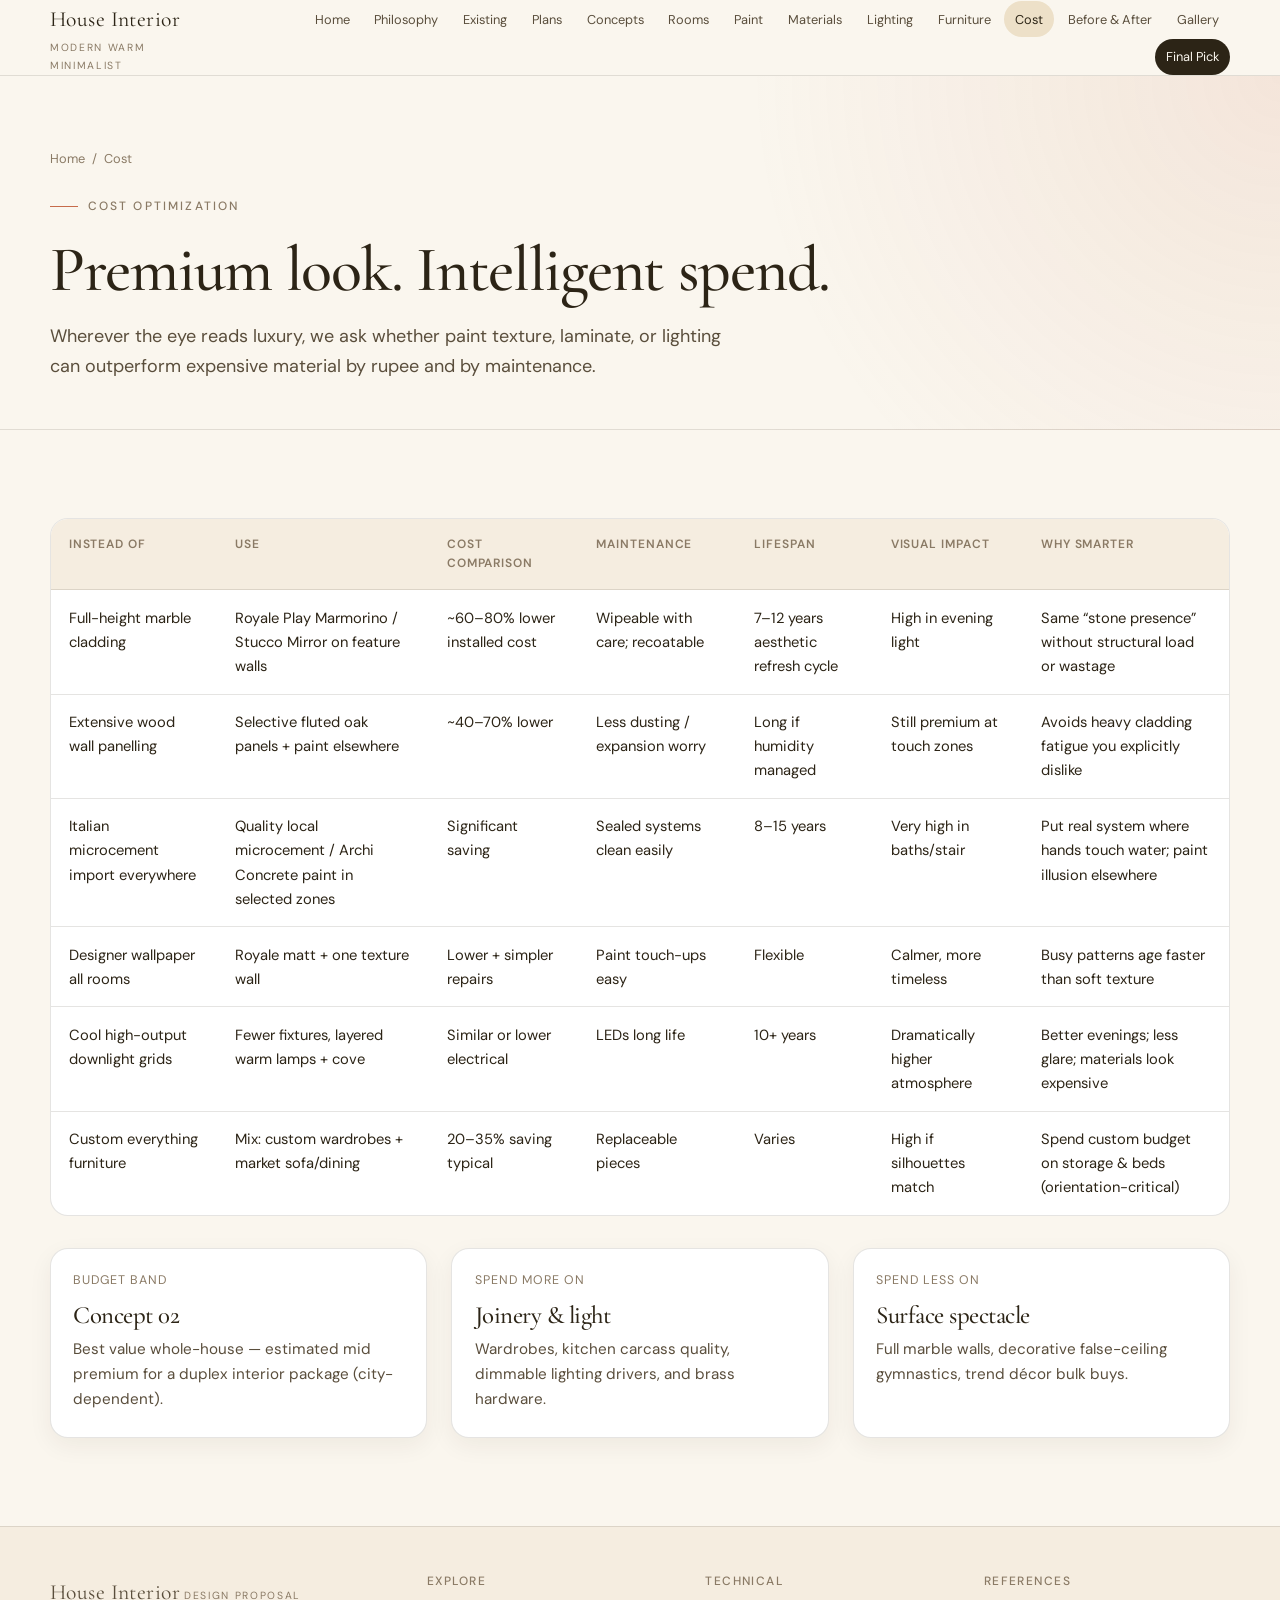
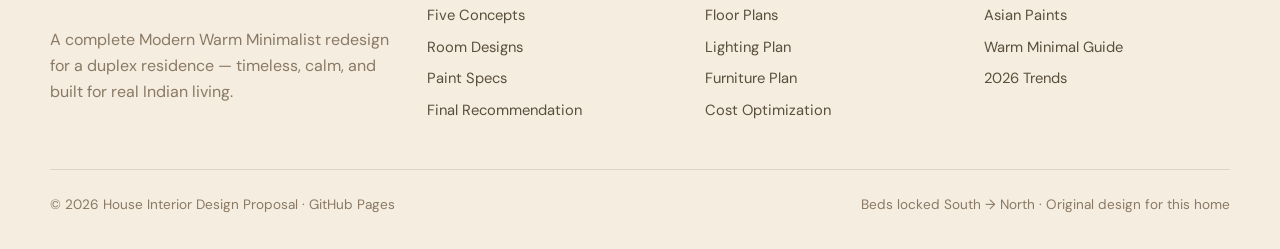
<file: cost.html>
<!DOCTYPE html>
<html lang="en">
<head>
  <meta charset="UTF-8" />
  <meta name="viewport" content="width=device-width, initial-scale=1" />
  <title>Cost Optimization · House Interior</title>
  <meta name="description" content="Modern Warm Minimalist duplex house interior design proposal — architecture-grade presentation." />
  <link rel="preconnect" href="https://fonts.googleapis.com" />
  <link rel="preconnect" href="https://fonts.gstatic.com" crossorigin />
  <link href="https://fonts.googleapis.com/css2?family=Cormorant+Garamond:ital,wght@0,400;0,500;0,600;1,400&family=DM+Sans:opsz,wght@9..40,400;9..40,500;9..40,600&display=swap" rel="stylesheet" />
  <link rel="stylesheet" href="css/styles.css" />
</head>
<body>
  <header class="site-header">
    <div class="container nav">
      <a class="logo" href="index.html">
        <span class="logo-mark">House Interior</span>
        <span class="logo-sub">Modern Warm Minimalist</span>
      </a>
      <button class="nav-toggle" aria-label="Menu" aria-expanded="false"><span></span></button>
      <nav class="nav-links">
      <a href="index.html">Home</a>
      <a href="philosophy.html">Philosophy</a>
      <a href="existing.html">Existing</a>
      <a href="floor-plans.html">Plans</a>
      <a href="concepts.html">Concepts</a>
      <a href="rooms.html">Rooms</a>
      <a href="paint.html">Paint</a>
      <a href="materials.html">Materials</a>
      <a href="lighting.html">Lighting</a>
      <a href="furniture.html">Furniture</a>
      <a href="cost.html">Cost</a>
      <a href="before-after.html">Before & After</a>
      <a href="gallery.html">Gallery</a>
      <a class="nav-cta" href="recommendation.html">Final Pick</a>
      </nav>
    </div>
  </header>

  <section class="page-hero">
    <div class="container">
      <div class="breadcrumb"><a href="index.html">Home</a><span>/</span><span>Cost</span></div>
      <div class="eyebrow">Cost Optimization</div>
      <h1>Premium look. Intelligent spend.</h1>
      <p class="lead">Wherever the eye reads luxury, we ask whether paint texture, laminate, or lighting can outperform expensive material by rupee and by maintenance.</p>
    </div>
  </section>
  <section>
    <div class="container">
      <div class="table-wrap">
        <table>
          <thead><tr><th>Instead of</th><th>Use</th><th>Cost comparison</th><th>Maintenance</th><th>Lifespan</th><th>Visual impact</th><th>Why smarter</th></tr></thead>
          <tbody>
            <tr>
              <td>Full-height marble cladding</td>
              <td>Royale Play Marmorino / Stucco Mirror on feature walls</td>
              <td>~60–80% lower installed cost</td>
              <td>Wipeable with care; recoatable</td>
              <td>7–12 years aesthetic refresh cycle</td>
              <td>High in evening light</td>
              <td>Same “stone presence” without structural load or wastage</td>
            </tr>
            <tr>
              <td>Extensive wood wall panelling</td>
              <td>Selective fluted oak panels + paint elsewhere</td>
              <td>~40–70% lower</td>
              <td>Less dusting / expansion worry</td>
              <td>Long if humidity managed</td>
              <td>Still premium at touch zones</td>
              <td>Avoids heavy cladding fatigue you explicitly dislike</td>
            </tr>
            <tr>
              <td>Italian microcement import everywhere</td>
              <td>Quality local microcement / Archi Concrete paint in selected zones</td>
              <td>Significant saving</td>
              <td>Sealed systems clean easily</td>
              <td>8–15 years</td>
              <td>Very high in baths/stair</td>
              <td>Put real system where hands touch water; paint illusion elsewhere</td>
            </tr>
            <tr>
              <td>Designer wallpaper all rooms</td>
              <td>Royale matt + one texture wall</td>
              <td>Lower + simpler repairs</td>
              <td>Paint touch-ups easy</td>
              <td>Flexible</td>
              <td>Calmer, more timeless</td>
              <td>Busy patterns age faster than soft texture</td>
            </tr>
            <tr>
              <td>Cool high-output downlight grids</td>
              <td>Fewer fixtures, layered warm lamps + cove</td>
              <td>Similar or lower electrical</td>
              <td>LEDs long life</td>
              <td>10+ years</td>
              <td>Dramatically higher atmosphere</td>
              <td>Better evenings; less glare; materials look expensive</td>
            </tr>
            <tr>
              <td>Custom everything furniture</td>
              <td>Mix: custom wardrobes + market sofa/dining</td>
              <td>20–35% saving typical</td>
              <td>Replaceable pieces</td>
              <td>Varies</td>
              <td>High if silhouettes match</td>
              <td>Spend custom budget on storage &amp; beds (orientation-critical)</td>
            </tr>
          </tbody>
        </table>
      </div>
      <div class="grid-3" style="margin-top:2rem">
        <article class="card"><div class="card-body"><div class="card-meta">Budget band</div><h3>Concept 02</h3><p>Best value whole-house — estimated mid premium for a duplex interior package (city-dependent).</p></div></article>
        <article class="card"><div class="card-body"><div class="card-meta">Spend more on</div><h3>Joinery &amp; light</h3><p>Wardrobes, kitchen carcass quality, dimmable lighting drivers, and brass hardware.</p></div></article>
        <article class="card"><div class="card-body"><div class="card-meta">Spend less on</div><h3>Surface spectacle</h3><p>Full marble walls, decorative false-ceiling gymnastics, trend décor bulk buys.</p></div></article>
      </div>
    </div>
  </section>

  <footer class="site-footer">
    <div class="container footer-grid">
      <div>
        <a class="logo" href="index.html">
          <span class="logo-mark">House Interior</span>
          <span class="logo-sub">Design Proposal</span>
        </a>
        <p class="muted" style="margin-top:1rem;max-width:32ch">A complete Modern Warm Minimalist redesign for a duplex residence — timeless, calm, and built for real Indian living.</p>
      </div>
      <div>
        <h4>Explore</h4>
        <a href="concepts.html">Five Concepts</a>
        <a href="rooms.html">Room Designs</a>
        <a href="paint.html">Paint Specs</a>
        <a href="recommendation.html">Final Recommendation</a>
      </div>
      <div>
        <h4>Technical</h4>
        <a href="floor-plans.html">Floor Plans</a>
        <a href="lighting.html">Lighting Plan</a>
        <a href="furniture.html">Furniture Plan</a>
        <a href="cost.html">Cost Optimization</a>
      </div>
      <div>
        <h4>References</h4>
        <a href="https://www.asianpaints.com/" target="_blank" rel="noopener">Asian Paints</a>
        <a href="https://www.studiomatrx.org/guides/warm-minimal-interiors" target="_blank" rel="noopener">Warm Minimal Guide</a>
        <a href="https://www.livspace.com/in/magazine/top-interior-design-trends-in-india" target="_blank" rel="noopener">2026 Trends</a>
      </div>
    </div>
    <div class="container footer-bottom">
      <span>© 2026 House Interior Design Proposal · GitHub Pages</span>
      <span>Beds locked South → North · Original design for this home</span>
    </div>
  </footer>
  <script src="js/main.js"></script>
</body>
</html>
</file>
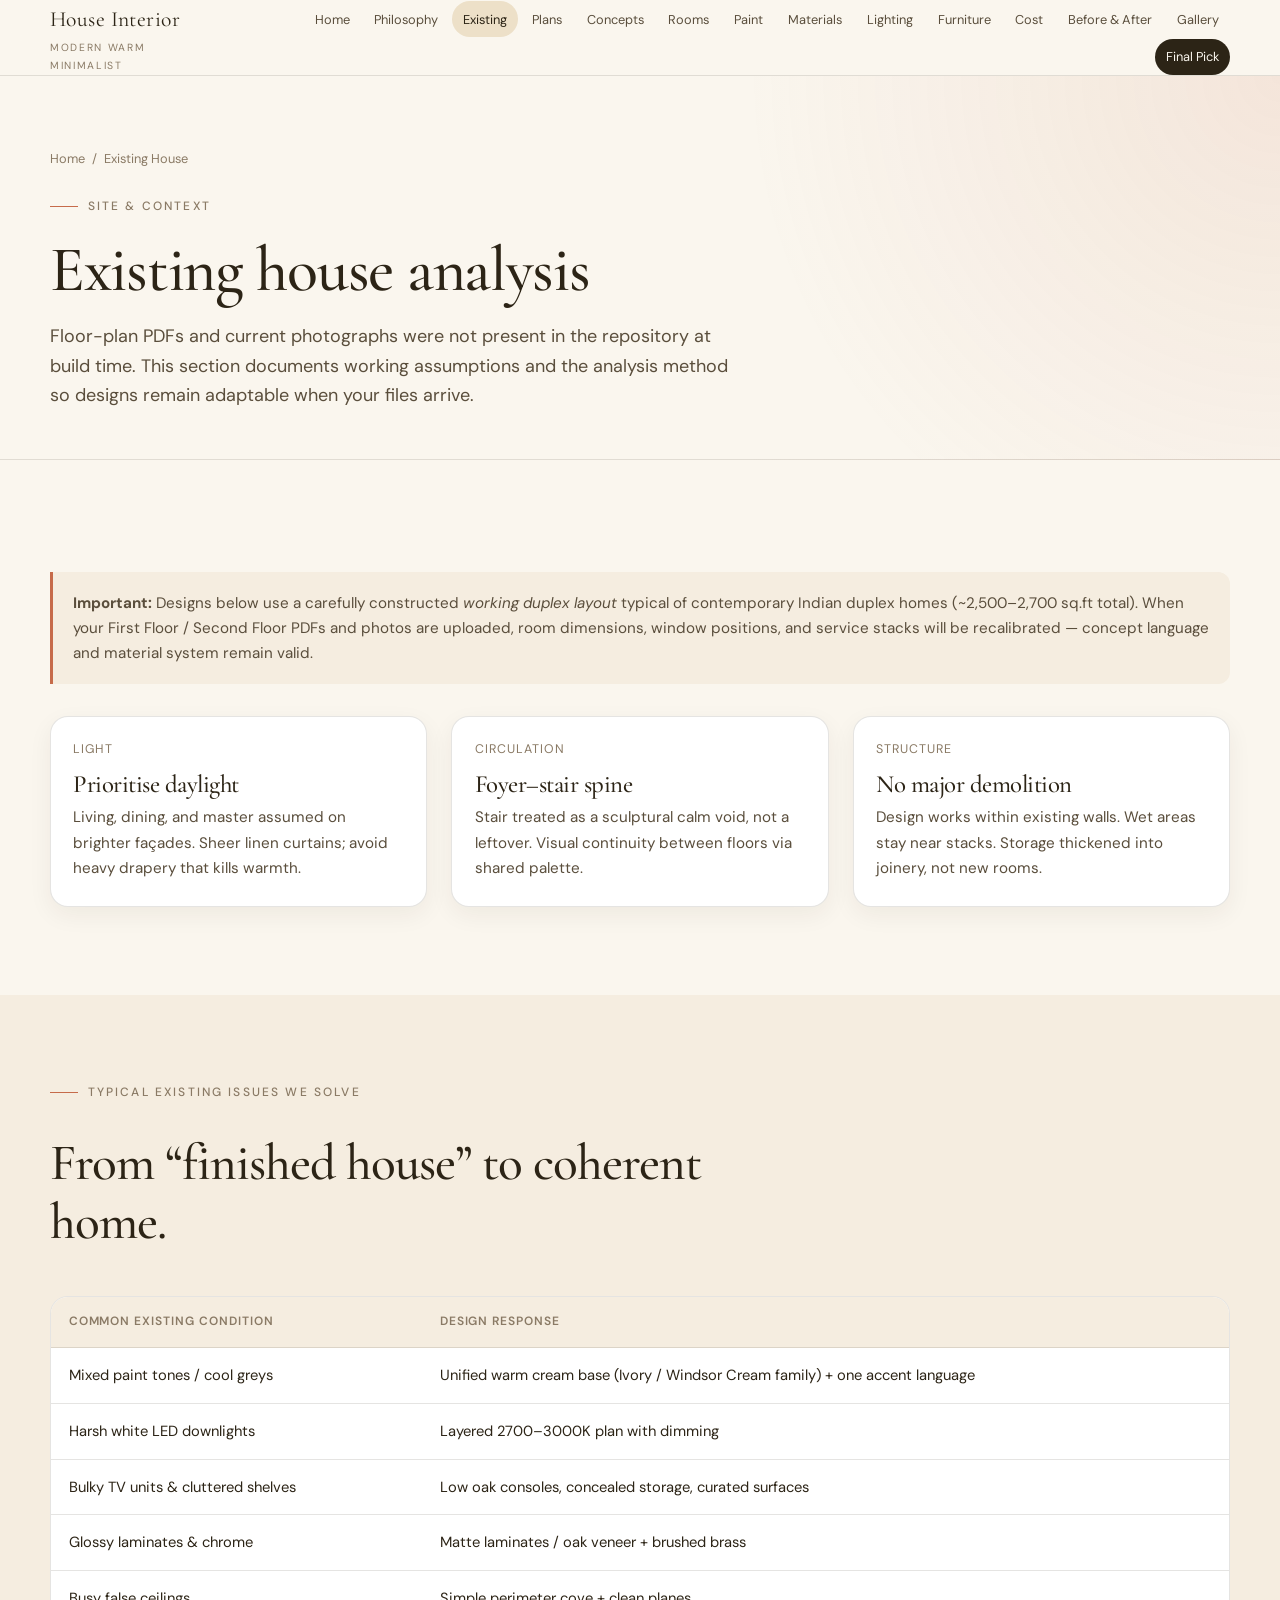
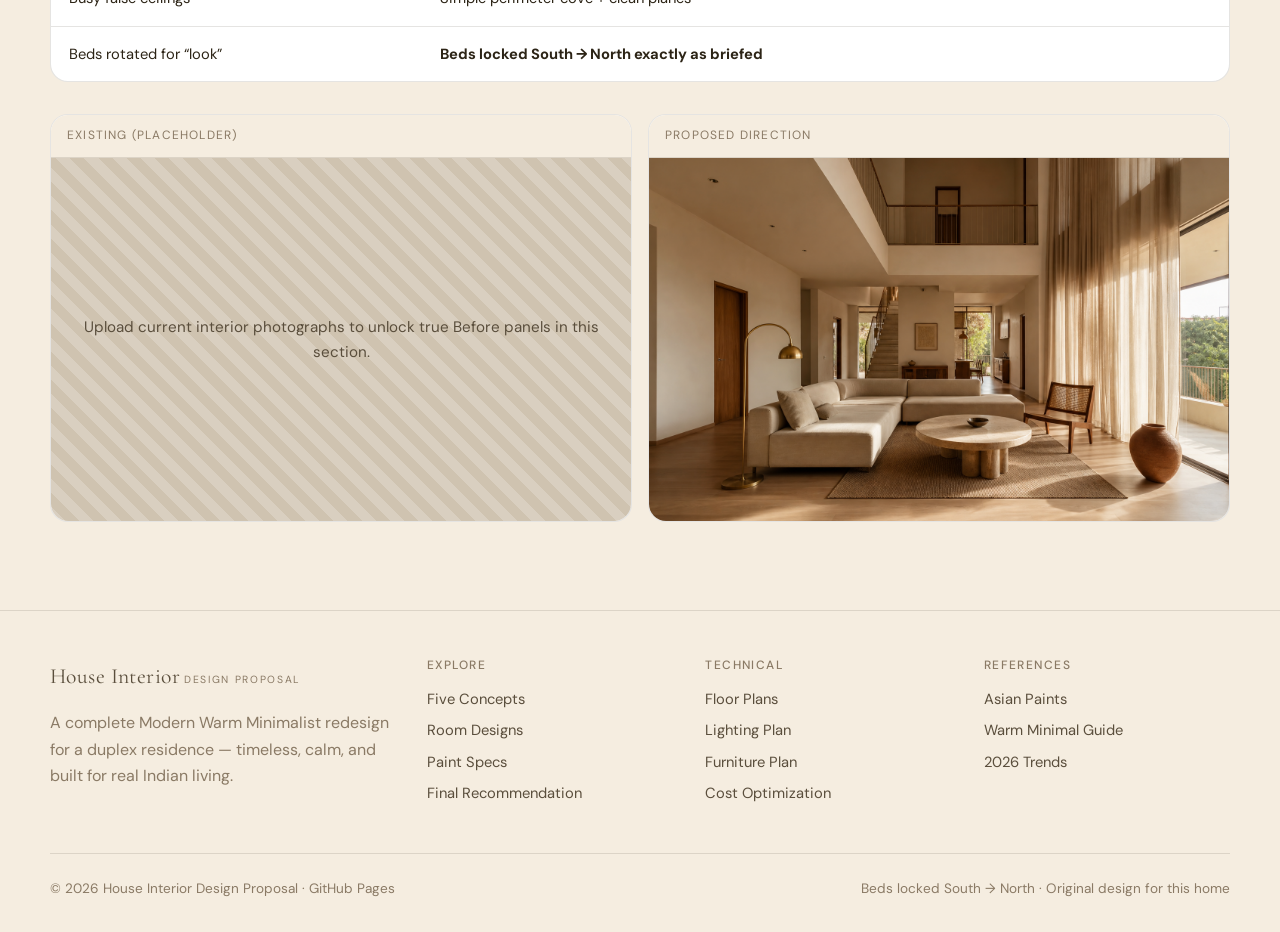
<file: existing.html>
<!DOCTYPE html>
<html lang="en">
<head>
  <meta charset="UTF-8" />
  <meta name="viewport" content="width=device-width, initial-scale=1" />
  <title>Existing House · House Interior</title>
  <meta name="description" content="Modern Warm Minimalist duplex house interior design proposal — architecture-grade presentation." />
  <link rel="preconnect" href="https://fonts.googleapis.com" />
  <link rel="preconnect" href="https://fonts.gstatic.com" crossorigin />
  <link href="https://fonts.googleapis.com/css2?family=Cormorant+Garamond:ital,wght@0,400;0,500;0,600;1,400&family=DM+Sans:opsz,wght@9..40,400;9..40,500;9..40,600&display=swap" rel="stylesheet" />
  <link rel="stylesheet" href="css/styles.css" />
  
</head>
<body>
  <header class="site-header">
    <div class="container nav">
      <a class="logo" href="index.html">
        <span class="logo-mark">House Interior</span>
        <span class="logo-sub">Modern Warm Minimalist</span>
      </a>
      <button class="nav-toggle" aria-label="Menu" aria-expanded="false"><span></span></button>
      <nav class="nav-links">
      <a href="index.html">Home</a>
      <a href="philosophy.html">Philosophy</a>
      <a href="existing.html">Existing</a>
      <a href="floor-plans.html">Plans</a>
      <a href="concepts.html">Concepts</a>
      <a href="rooms.html">Rooms</a>
      <a href="paint.html">Paint</a>
      <a href="materials.html">Materials</a>
      <a href="lighting.html">Lighting</a>
      <a href="furniture.html">Furniture</a>
      <a href="cost.html">Cost</a>
      <a href="before-after.html">Before & After</a>
      <a href="gallery.html">Gallery</a>
      <a class="nav-cta" href="recommendation.html">Final Pick</a>
      </nav>
    </div>
  </header>

  <section class="page-hero">
    <div class="container">
      <div class="breadcrumb"><a href="index.html">Home</a><span>/</span><span>Existing House</span></div>
      <div class="eyebrow">Site &amp; Context</div>
      <h1>Existing house analysis</h1>
      <p class="lead">Floor-plan PDFs and current photographs were not present in the repository at build time. This section documents working assumptions and the analysis method so designs remain adaptable when your files arrive.</p>
    </div>
  </section>
  <section>
    <div class="container">
      <div class="note"><strong>Important:</strong> Designs below use a carefully constructed <em>working duplex layout</em> typical of contemporary Indian duplex homes (~2,500–2,700 sq.ft total). When your First Floor / Second Floor PDFs and photos are uploaded, room dimensions, window positions, and service stacks will be recalibrated — concept language and material system remain valid.</div>
      <div class="grid-3" style="margin-top:2rem">
        <article class="card"><div class="card-body"><div class="card-meta">Light</div><h3>Prioritise daylight</h3><p>Living, dining, and master assumed on brighter façades. Sheer linen curtains; avoid heavy drapery that kills warmth.</p></div></article>
        <article class="card"><div class="card-body"><div class="card-meta">Circulation</div><h3>Foyer–stair spine</h3><p>Stair treated as a sculptural calm void, not a leftover. Visual continuity between floors via shared palette.</p></div></article>
        <article class="card"><div class="card-body"><div class="card-meta">Structure</div><h3>No major demolition</h3><p>Design works within existing walls. Wet areas stay near stacks. Storage thickened into joinery, not new rooms.</p></div></article>
      </div>
    </div>
  </section>
  <section class="section-alt">
    <div class="container">
      <div class="section-head"><div class="eyebrow">Typical existing issues we solve</div><h2>From “finished house” to coherent home.</h2></div>
      <div class="table-wrap">
        <table>
          <thead><tr><th>Common existing condition</th><th>Design response</th></tr></thead>
          <tbody>
            <tr><td>Mixed paint tones / cool greys</td><td>Unified warm cream base (Ivory / Windsor Cream family) + one accent language</td></tr>
            <tr><td>Harsh white LED downlights</td><td>Layered 2700–3000K plan with dimming</td></tr>
            <tr><td>Bulky TV units &amp; cluttered shelves</td><td>Low oak consoles, concealed storage, curated surfaces</td></tr>
            <tr><td>Glossy laminates &amp; chrome</td><td>Matte laminates / oak veneer + brushed brass</td></tr>
            <tr><td>Busy false ceilings</td><td>Simple perimeter cove + clean planes</td></tr>
            <tr><td>Beds rotated for “look”</td><td><strong>Beds locked South → North exactly as briefed</strong></td></tr>
          </tbody>
        </table>
      </div>
      <div style="margin-top:2rem" class="compare">
        <div class="compare-panel">
          <div class="label">Existing (placeholder)</div>
          <div class="compare-fake">Upload current interior photographs to unlock true Before panels in this section.</div>
        </div>
        <div class="compare-panel">
          <div class="label">Proposed direction</div>
          <img src="assets/images/rooms/living-day.jpg" alt="Proposed living room" />
        </div>
      </div>
    </div>
  </section>

  <footer class="site-footer">
    <div class="container footer-grid">
      <div>
        <a class="logo" href="index.html">
          <span class="logo-mark">House Interior</span>
          <span class="logo-sub">Design Proposal</span>
        </a>
        <p class="muted" style="margin-top:1rem;max-width:32ch">A complete Modern Warm Minimalist redesign for a duplex residence — timeless, calm, and built for real Indian living.</p>
      </div>
      <div>
        <h4>Explore</h4>
        <a href="concepts.html">Five Concepts</a>
        <a href="rooms.html">Room Designs</a>
        <a href="paint.html">Paint Specs</a>
        <a href="recommendation.html">Final Recommendation</a>
      </div>
      <div>
        <h4>Technical</h4>
        <a href="floor-plans.html">Floor Plans</a>
        <a href="lighting.html">Lighting Plan</a>
        <a href="furniture.html">Furniture Plan</a>
        <a href="cost.html">Cost Optimization</a>
      </div>
      <div>
        <h4>References</h4>
        <a href="https://www.asianpaints.com/" target="_blank" rel="noopener">Asian Paints</a>
        <a href="https://www.studiomatrx.org/guides/warm-minimal-interiors" target="_blank" rel="noopener">Warm Minimal Guide</a>
        <a href="https://www.livspace.com/in/magazine/top-interior-design-trends-in-india" target="_blank" rel="noopener">2026 Trends</a>
      </div>
    </div>
    <div class="container footer-bottom">
      <span>© 2026 House Interior Design Proposal · GitHub Pages</span>
      <span>Beds locked South → North · Original design for this home</span>
    </div>
  </footer>
  <script src="js/main.js"></script>
</body>
</html>
</file>
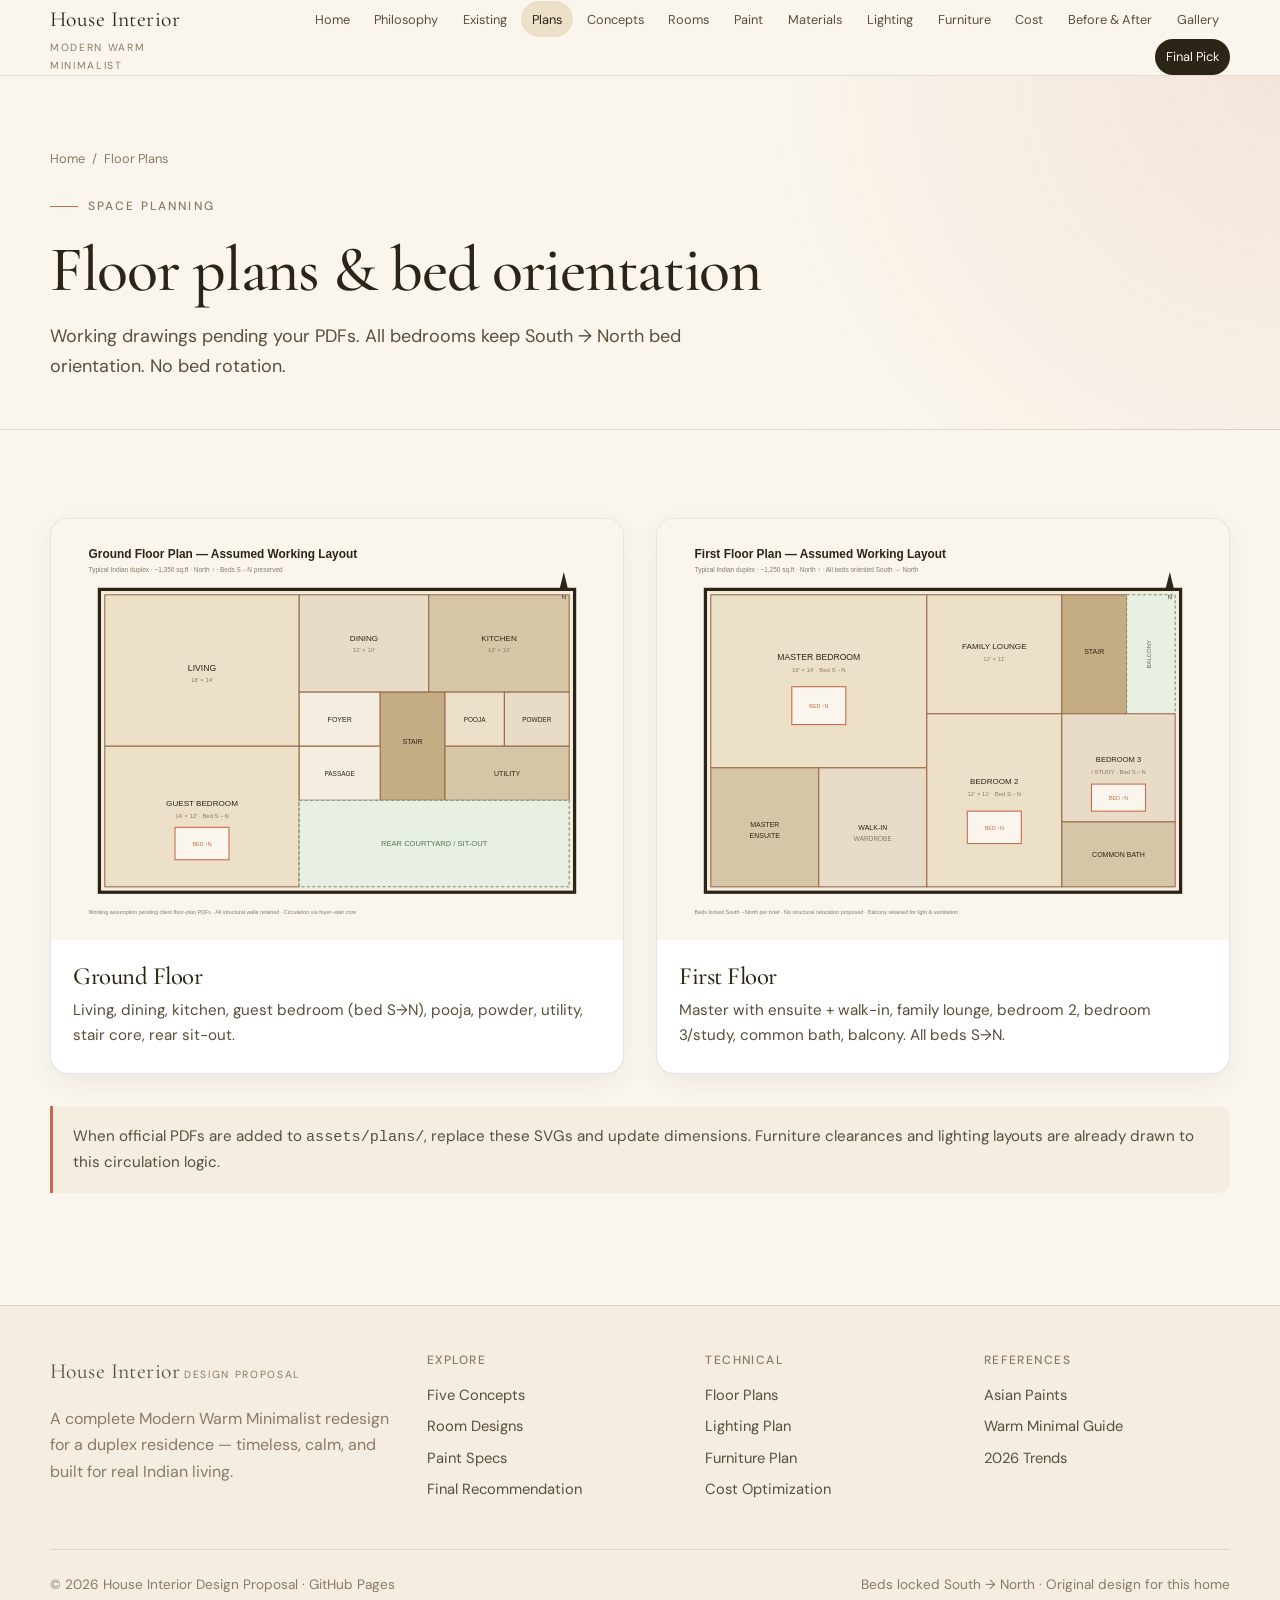
<file: floor-plans.html>
<!DOCTYPE html>
<html lang="en">
<head>
  <meta charset="UTF-8" />
  <meta name="viewport" content="width=device-width, initial-scale=1" />
  <title>Floor Plans · House Interior</title>
  <meta name="description" content="Modern Warm Minimalist duplex house interior design proposal — architecture-grade presentation." />
  <link rel="preconnect" href="https://fonts.googleapis.com" />
  <link rel="preconnect" href="https://fonts.gstatic.com" crossorigin />
  <link href="https://fonts.googleapis.com/css2?family=Cormorant+Garamond:ital,wght@0,400;0,500;0,600;1,400&family=DM+Sans:opsz,wght@9..40,400;9..40,500;9..40,600&display=swap" rel="stylesheet" />
  <link rel="stylesheet" href="css/styles.css" />
  
</head>
<body>
  <header class="site-header">
    <div class="container nav">
      <a class="logo" href="index.html">
        <span class="logo-mark">House Interior</span>
        <span class="logo-sub">Modern Warm Minimalist</span>
      </a>
      <button class="nav-toggle" aria-label="Menu" aria-expanded="false"><span></span></button>
      <nav class="nav-links">
      <a href="index.html">Home</a>
      <a href="philosophy.html">Philosophy</a>
      <a href="existing.html">Existing</a>
      <a href="floor-plans.html">Plans</a>
      <a href="concepts.html">Concepts</a>
      <a href="rooms.html">Rooms</a>
      <a href="paint.html">Paint</a>
      <a href="materials.html">Materials</a>
      <a href="lighting.html">Lighting</a>
      <a href="furniture.html">Furniture</a>
      <a href="cost.html">Cost</a>
      <a href="before-after.html">Before & After</a>
      <a href="gallery.html">Gallery</a>
      <a class="nav-cta" href="recommendation.html">Final Pick</a>
      </nav>
    </div>
  </header>

  <section class="page-hero">
    <div class="container">
      <div class="breadcrumb"><a href="index.html">Home</a><span>/</span><span>Floor Plans</span></div>
      <div class="eyebrow">Space Planning</div>
      <h1>Floor plans &amp; bed orientation</h1>
      <p class="lead">Working drawings pending your PDFs. All bedrooms keep South → North bed orientation. No bed rotation.</p>
    </div>
  </section>
  <section>
    <div class="container">
      <div class="grid-2">
        <article class="card">
          <div class="card-media" style="aspect-ratio:auto;padding:1rem;background:#FAF6EE">
            <img src="assets/images/floorplans/ground-floor.svg" alt="Ground floor plan" />
          </div>
          <div class="card-body">
            <h3>Ground Floor</h3>
            <p>Living, dining, kitchen, guest bedroom (bed S→N), pooja, powder, utility, stair core, rear sit-out.</p>
          </div>
        </article>
        <article class="card">
          <div class="card-media" style="aspect-ratio:auto;padding:1rem;background:#FAF6EE">
            <img src="assets/images/floorplans/first-floor.svg" alt="First floor plan" />
          </div>
          <div class="card-body">
            <h3>First Floor</h3>
            <p>Master with ensuite + walk-in, family lounge, bedroom 2, bedroom 3/study, common bath, balcony. All beds S→N.</p>
          </div>
        </article>
      </div>
      <div class="note" style="margin-top:2rem">When official PDFs are added to <code>assets/plans/</code>, replace these SVGs and update dimensions. Furniture clearances and lighting layouts are already drawn to this circulation logic.</div>
    </div>
  </section>

  <footer class="site-footer">
    <div class="container footer-grid">
      <div>
        <a class="logo" href="index.html">
          <span class="logo-mark">House Interior</span>
          <span class="logo-sub">Design Proposal</span>
        </a>
        <p class="muted" style="margin-top:1rem;max-width:32ch">A complete Modern Warm Minimalist redesign for a duplex residence — timeless, calm, and built for real Indian living.</p>
      </div>
      <div>
        <h4>Explore</h4>
        <a href="concepts.html">Five Concepts</a>
        <a href="rooms.html">Room Designs</a>
        <a href="paint.html">Paint Specs</a>
        <a href="recommendation.html">Final Recommendation</a>
      </div>
      <div>
        <h4>Technical</h4>
        <a href="floor-plans.html">Floor Plans</a>
        <a href="lighting.html">Lighting Plan</a>
        <a href="furniture.html">Furniture Plan</a>
        <a href="cost.html">Cost Optimization</a>
      </div>
      <div>
        <h4>References</h4>
        <a href="https://www.asianpaints.com/" target="_blank" rel="noopener">Asian Paints</a>
        <a href="https://www.studiomatrx.org/guides/warm-minimal-interiors" target="_blank" rel="noopener">Warm Minimal Guide</a>
        <a href="https://www.livspace.com/in/magazine/top-interior-design-trends-in-india" target="_blank" rel="noopener">2026 Trends</a>
      </div>
    </div>
    <div class="container footer-bottom">
      <span>© 2026 House Interior Design Proposal · GitHub Pages</span>
      <span>Beds locked South → North · Original design for this home</span>
    </div>
  </footer>
  <script src="js/main.js"></script>
</body>
</html>
</file>
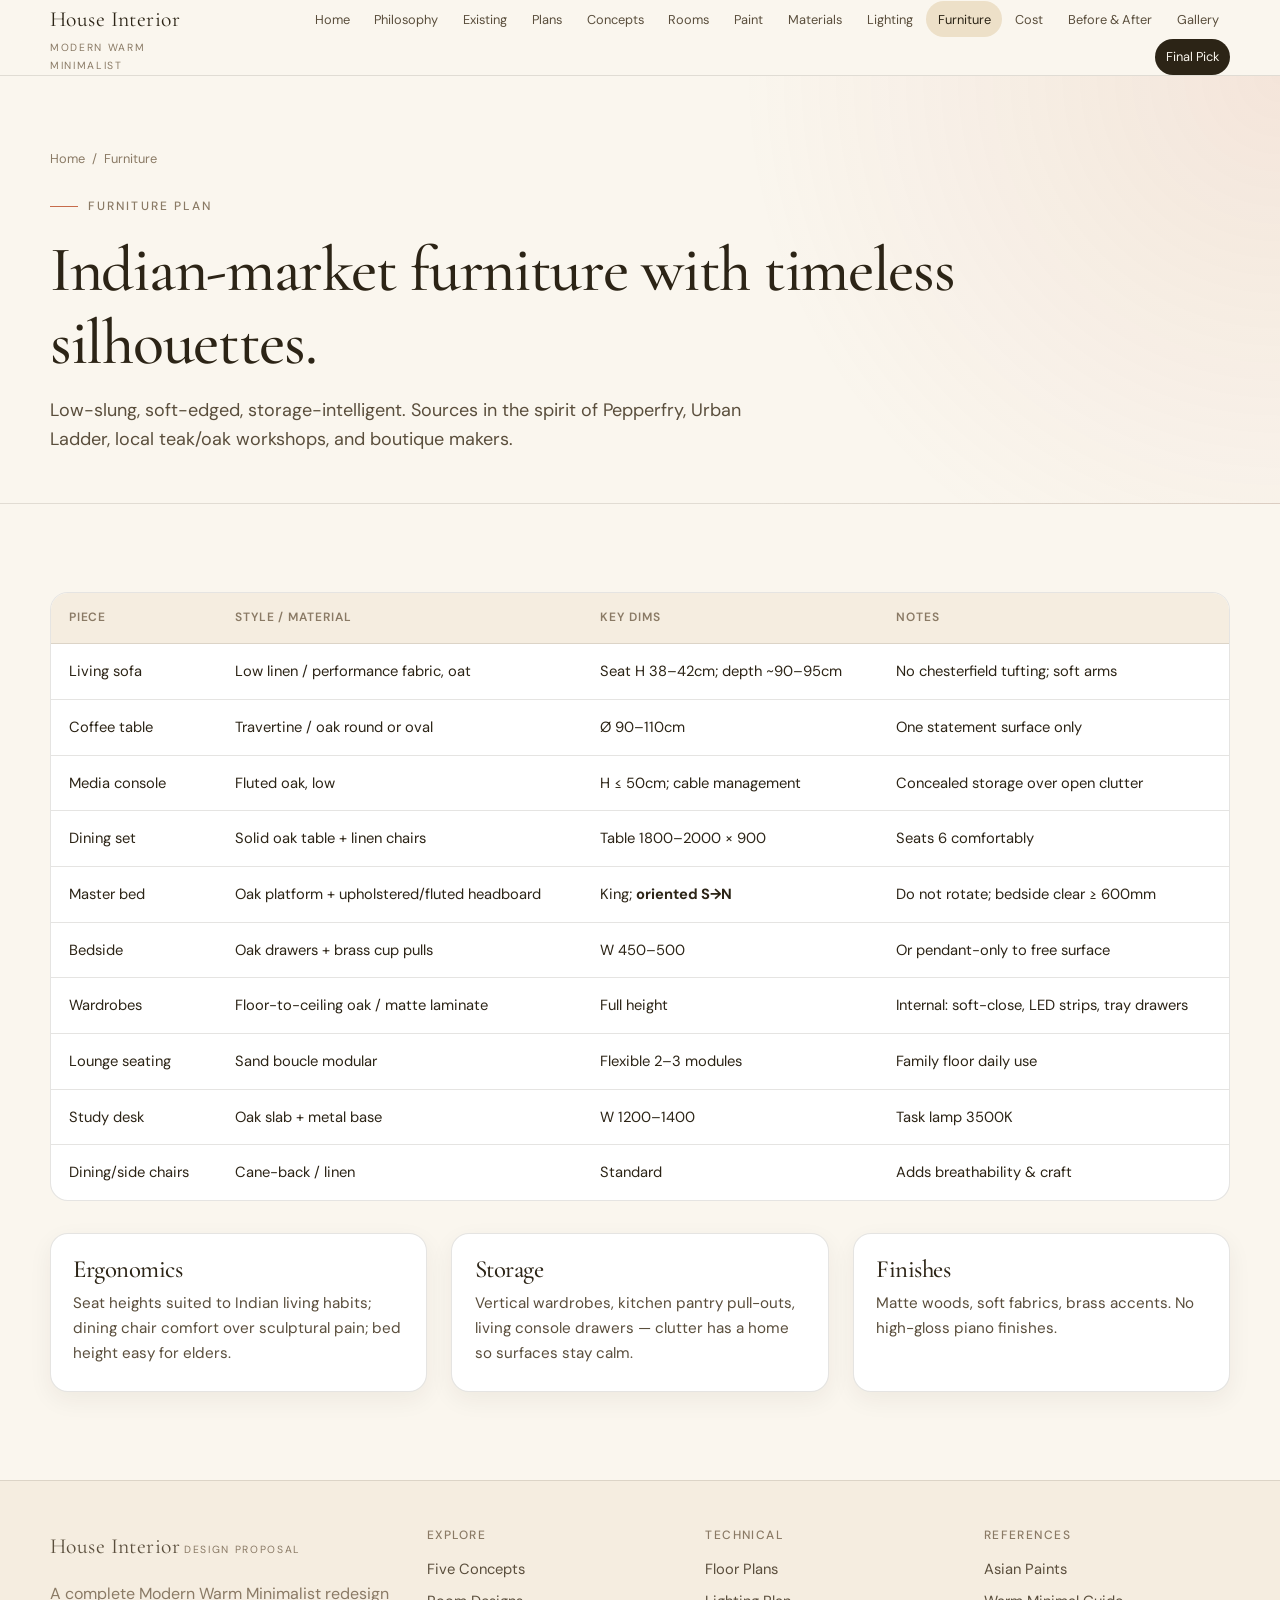
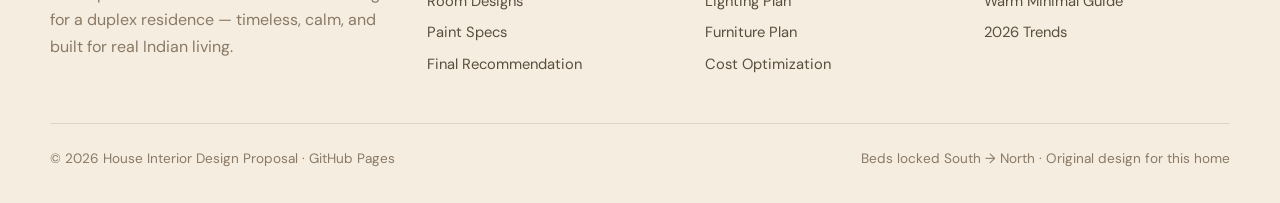
<file: furniture.html>
<!DOCTYPE html>
<html lang="en">
<head>
  <meta charset="UTF-8" />
  <meta name="viewport" content="width=device-width, initial-scale=1" />
  <title>Furniture Plan · House Interior</title>
  <meta name="description" content="Modern Warm Minimalist duplex house interior design proposal — architecture-grade presentation." />
  <link rel="preconnect" href="https://fonts.googleapis.com" />
  <link rel="preconnect" href="https://fonts.gstatic.com" crossorigin />
  <link href="https://fonts.googleapis.com/css2?family=Cormorant+Garamond:ital,wght@0,400;0,500;0,600;1,400&family=DM+Sans:opsz,wght@9..40,400;9..40,500;9..40,600&display=swap" rel="stylesheet" />
  <link rel="stylesheet" href="css/styles.css" />
</head>
<body>
  <header class="site-header">
    <div class="container nav">
      <a class="logo" href="index.html">
        <span class="logo-mark">House Interior</span>
        <span class="logo-sub">Modern Warm Minimalist</span>
      </a>
      <button class="nav-toggle" aria-label="Menu" aria-expanded="false"><span></span></button>
      <nav class="nav-links">
      <a href="index.html">Home</a>
      <a href="philosophy.html">Philosophy</a>
      <a href="existing.html">Existing</a>
      <a href="floor-plans.html">Plans</a>
      <a href="concepts.html">Concepts</a>
      <a href="rooms.html">Rooms</a>
      <a href="paint.html">Paint</a>
      <a href="materials.html">Materials</a>
      <a href="lighting.html">Lighting</a>
      <a href="furniture.html">Furniture</a>
      <a href="cost.html">Cost</a>
      <a href="before-after.html">Before & After</a>
      <a href="gallery.html">Gallery</a>
      <a class="nav-cta" href="recommendation.html">Final Pick</a>
      </nav>
    </div>
  </header>

  <section class="page-hero">
    <div class="container">
      <div class="breadcrumb"><a href="index.html">Home</a><span>/</span><span>Furniture</span></div>
      <div class="eyebrow">Furniture Plan</div>
      <h1>Indian-market furniture with timeless silhouettes.</h1>
      <p class="lead">Low-slung, soft-edged, storage-intelligent. Sources in the spirit of Pepperfry, Urban Ladder, local teak/oak workshops, and boutique makers.</p>
    </div>
  </section>
  <section>
    <div class="container">
      <div class="table-wrap">
        <table>
          <thead><tr><th>Piece</th><th>Style / Material</th><th>Key dims</th><th>Notes</th></tr></thead>
          <tbody>
            <tr><td>Living sofa</td><td>Low linen / performance fabric, oat</td><td>Seat H 38–42cm; depth ~90–95cm</td><td>No chesterfield tufting; soft arms</td></tr>
            <tr><td>Coffee table</td><td>Travertine / oak round or oval</td><td>Ø 90–110cm</td><td>One statement surface only</td></tr>
            <tr><td>Media console</td><td>Fluted oak, low</td><td>H ≤ 50cm; cable management</td><td>Concealed storage over open clutter</td></tr>
            <tr><td>Dining set</td><td>Solid oak table + linen chairs</td><td>Table 1800–2000 × 900</td><td>Seats 6 comfortably</td></tr>
            <tr><td>Master bed</td><td>Oak platform + upholstered/fluted headboard</td><td>King; <strong>oriented S→N</strong></td><td>Do not rotate; bedside clear ≥ 600mm</td></tr>
            <tr><td>Bedside</td><td>Oak drawers + brass cup pulls</td><td>W 450–500</td><td>Or pendant-only to free surface</td></tr>
            <tr><td>Wardrobes</td><td>Floor-to-ceiling oak / matte laminate</td><td>Full height</td><td>Internal: soft-close, LED strips, tray drawers</td></tr>
            <tr><td>Lounge seating</td><td>Sand boucle modular</td><td>Flexible 2–3 modules</td><td>Family floor daily use</td></tr>
            <tr><td>Study desk</td><td>Oak slab + metal base</td><td>W 1200–1400</td><td>Task lamp 3500K</td></tr>
            <tr><td>Dining/side chairs</td><td>Cane-back / linen</td><td>Standard</td><td>Adds breathability &amp; craft</td></tr>
          </tbody>
        </table>
      </div>
      <div class="grid-3" style="margin-top:2rem">
        <article class="card"><div class="card-body"><h3>Ergonomics</h3><p>Seat heights suited to Indian living habits; dining chair comfort over sculptural pain; bed height easy for elders.</p></div></article>
        <article class="card"><div class="card-body"><h3>Storage</h3><p>Vertical wardrobes, kitchen pantry pull-outs, living console drawers — clutter has a home so surfaces stay calm.</p></div></article>
        <article class="card"><div class="card-body"><h3>Finishes</h3><p>Matte woods, soft fabrics, brass accents. No high-gloss piano finishes.</p></div></article>
      </div>
    </div>
  </section>

  <footer class="site-footer">
    <div class="container footer-grid">
      <div>
        <a class="logo" href="index.html">
          <span class="logo-mark">House Interior</span>
          <span class="logo-sub">Design Proposal</span>
        </a>
        <p class="muted" style="margin-top:1rem;max-width:32ch">A complete Modern Warm Minimalist redesign for a duplex residence — timeless, calm, and built for real Indian living.</p>
      </div>
      <div>
        <h4>Explore</h4>
        <a href="concepts.html">Five Concepts</a>
        <a href="rooms.html">Room Designs</a>
        <a href="paint.html">Paint Specs</a>
        <a href="recommendation.html">Final Recommendation</a>
      </div>
      <div>
        <h4>Technical</h4>
        <a href="floor-plans.html">Floor Plans</a>
        <a href="lighting.html">Lighting Plan</a>
        <a href="furniture.html">Furniture Plan</a>
        <a href="cost.html">Cost Optimization</a>
      </div>
      <div>
        <h4>References</h4>
        <a href="https://www.asianpaints.com/" target="_blank" rel="noopener">Asian Paints</a>
        <a href="https://www.studiomatrx.org/guides/warm-minimal-interiors" target="_blank" rel="noopener">Warm Minimal Guide</a>
        <a href="https://www.livspace.com/in/magazine/top-interior-design-trends-in-india" target="_blank" rel="noopener">2026 Trends</a>
      </div>
    </div>
    <div class="container footer-bottom">
      <span>© 2026 House Interior Design Proposal · GitHub Pages</span>
      <span>Beds locked South → North · Original design for this home</span>
    </div>
  </footer>
  <script src="js/main.js"></script>
</body>
</html>
</file>
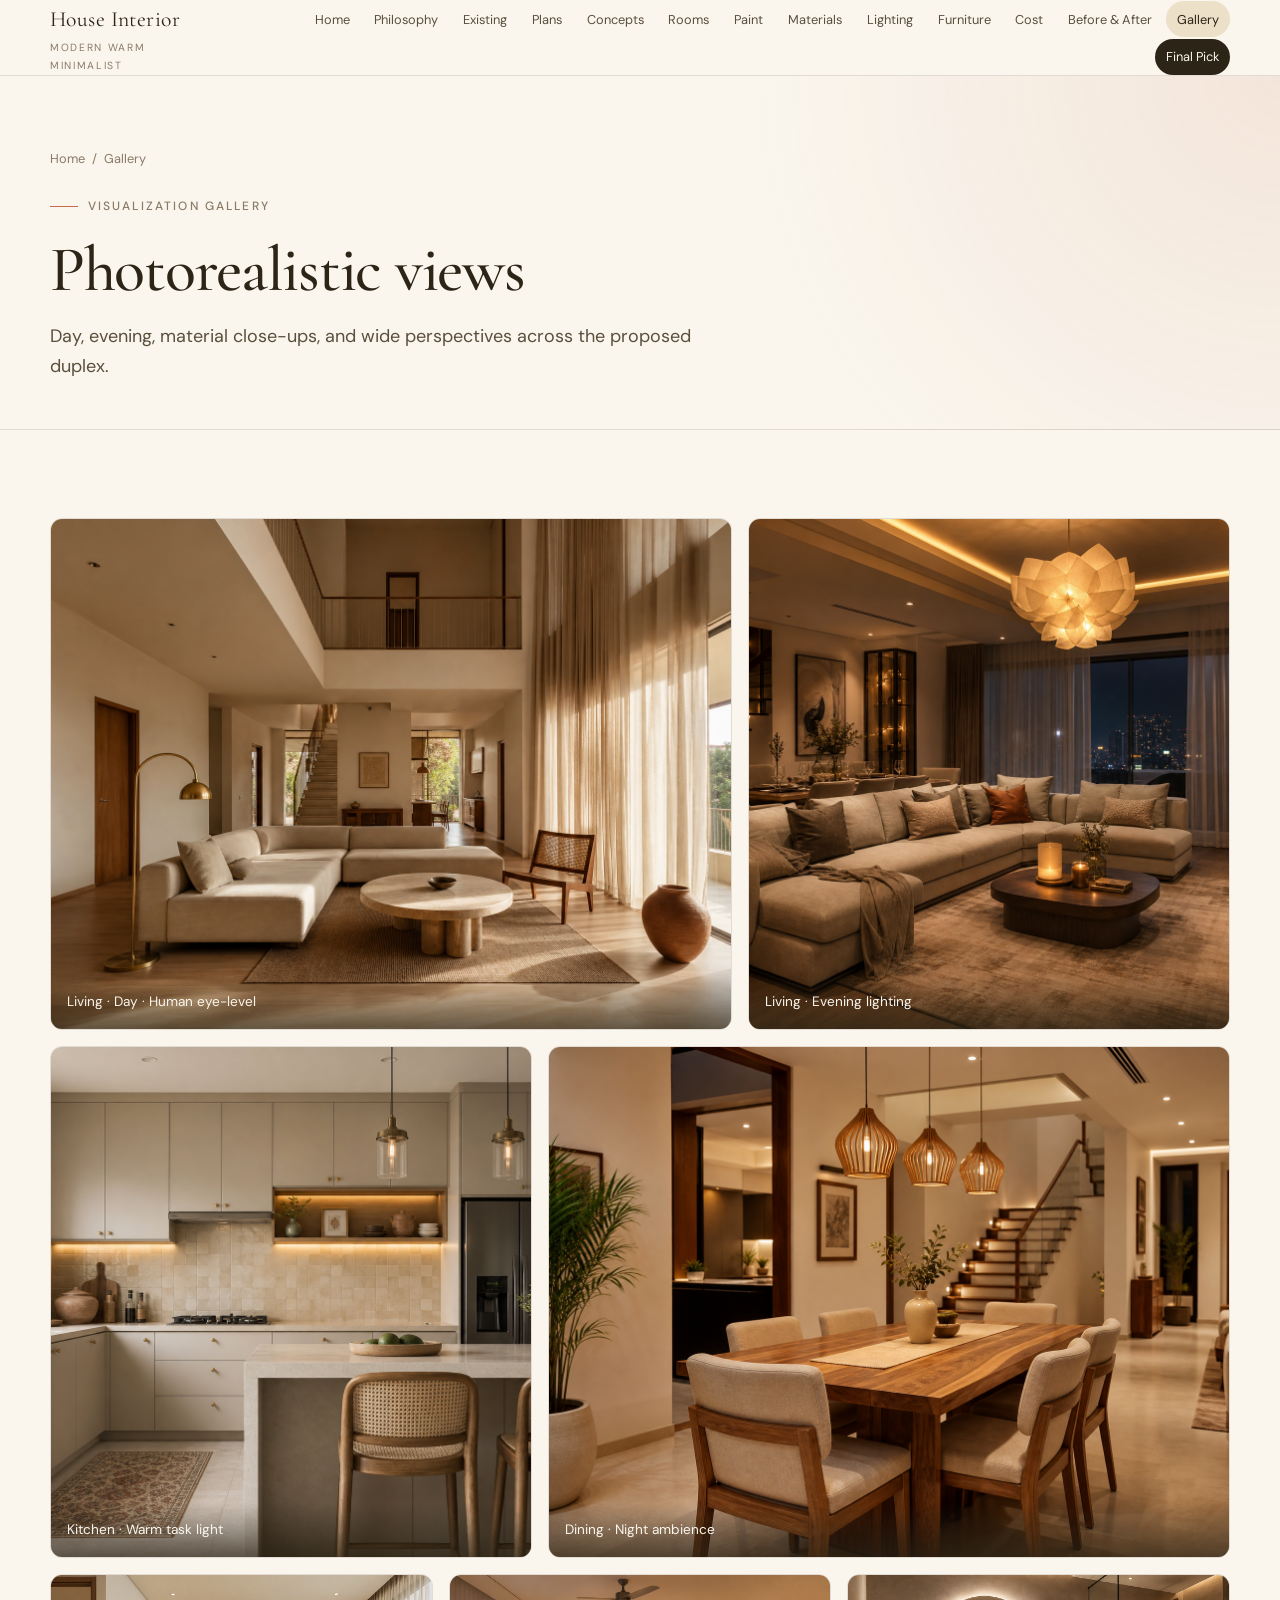
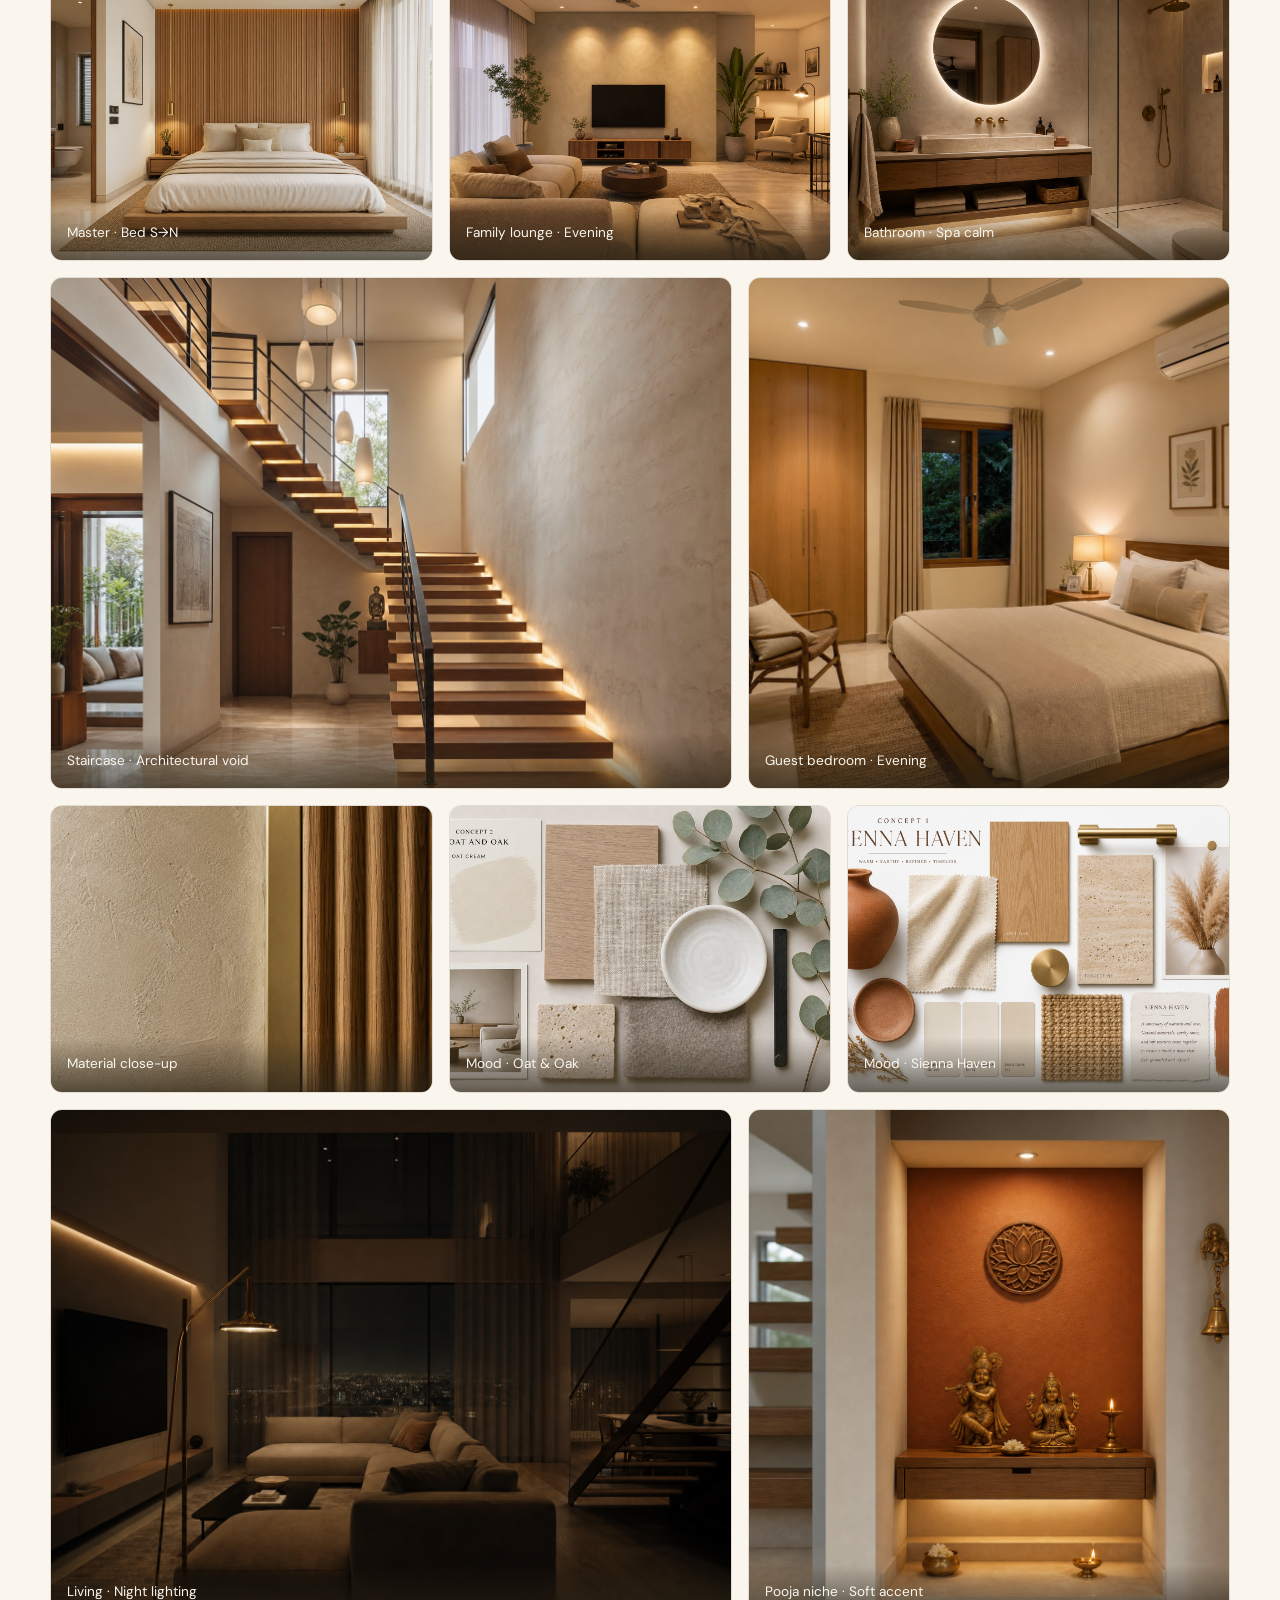
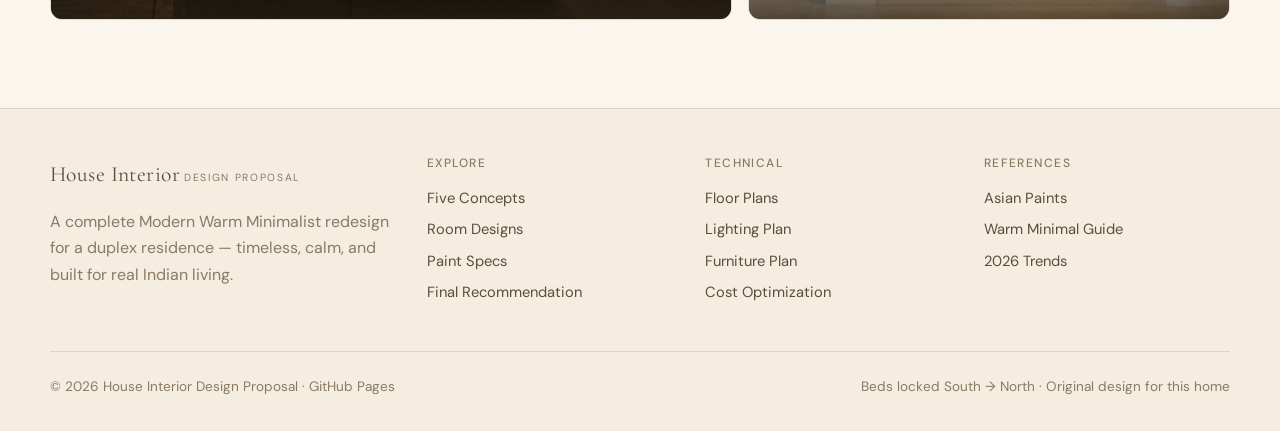
<file: gallery.html>
<!DOCTYPE html>
<html lang="en">
<head>
  <meta charset="UTF-8" />
  <meta name="viewport" content="width=device-width, initial-scale=1" />
  <title>Gallery · House Interior</title>
  <meta name="description" content="Modern Warm Minimalist duplex house interior design proposal — architecture-grade presentation." />
  <link rel="preconnect" href="https://fonts.googleapis.com" />
  <link rel="preconnect" href="https://fonts.gstatic.com" crossorigin />
  <link href="https://fonts.googleapis.com/css2?family=Cormorant+Garamond:ital,wght@0,400;0,500;0,600;1,400&family=DM+Sans:opsz,wght@9..40,400;9..40,500;9..40,600&display=swap" rel="stylesheet" />
  <link rel="stylesheet" href="css/styles.css" />
</head>
<body>
  <header class="site-header">
    <div class="container nav">
      <a class="logo" href="index.html">
        <span class="logo-mark">House Interior</span>
        <span class="logo-sub">Modern Warm Minimalist</span>
      </a>
      <button class="nav-toggle" aria-label="Menu" aria-expanded="false"><span></span></button>
      <nav class="nav-links">
      <a href="index.html">Home</a>
      <a href="philosophy.html">Philosophy</a>
      <a href="existing.html">Existing</a>
      <a href="floor-plans.html">Plans</a>
      <a href="concepts.html">Concepts</a>
      <a href="rooms.html">Rooms</a>
      <a href="paint.html">Paint</a>
      <a href="materials.html">Materials</a>
      <a href="lighting.html">Lighting</a>
      <a href="furniture.html">Furniture</a>
      <a href="cost.html">Cost</a>
      <a href="before-after.html">Before & After</a>
      <a href="gallery.html">Gallery</a>
      <a class="nav-cta" href="recommendation.html">Final Pick</a>
      </nav>
    </div>
  </header>

  <section class="page-hero">
    <div class="container">
      <div class="breadcrumb"><a href="index.html">Home</a><span>/</span><span>Gallery</span></div>
      <div class="eyebrow">Visualization Gallery</div>
      <h1>Photorealistic views</h1>
      <p class="lead">Day, evening, material close-ups, and wide perspectives across the proposed duplex.</p>
    </div>
  </section>
  <section>
    <div class="container">
      <div class="gallery-grid">
        <div class="gallery-item wide"><img src="assets/images/rooms/living-day.jpg" alt="Living day" /><div class="gallery-caption">Living · Day · Human eye-level</div></div>
        <div class="gallery-item narrow"><img src="assets/images/rooms/living-evening.jpg" alt="Living evening" /><div class="gallery-caption">Living · Evening lighting</div></div>
        <div class="gallery-item narrow"><img src="assets/images/rooms/kitchen-day.jpg" alt="Kitchen" /><div class="gallery-caption">Kitchen · Warm task light</div></div>
        <div class="gallery-item wide"><img src="assets/images/rooms/dining-evening.jpg" alt="Dining" /><div class="gallery-caption">Dining · Night ambience</div></div>
        <div class="gallery-item third"><img src="assets/images/rooms/bedroom-master-day.jpg" alt="Master" /><div class="gallery-caption">Master · Bed S→N</div></div>
        <div class="gallery-item third"><img src="assets/images/rooms/family-lounge.jpg" alt="Lounge" /><div class="gallery-caption">Family lounge · Evening</div></div>
        <div class="gallery-item third"><img src="assets/images/rooms/bathroom-spa.jpg" alt="Bath" /><div class="gallery-caption">Bathroom · Spa calm</div></div>
        <div class="gallery-item wide"><img src="assets/images/rooms/staircase-day.jpg" alt="Stair" /><div class="gallery-caption">Staircase · Architectural void</div></div>
        <div class="gallery-item narrow"><img src="assets/images/rooms/bedroom-guest.jpg" alt="Guest" /><div class="gallery-caption">Guest bedroom · Evening</div></div>
        <div class="gallery-item third"><img src="assets/images/materials/material-limewash-oak.jpg" alt="Material" /><div class="gallery-caption">Material close-up</div></div>
        <div class="gallery-item third"><img src="assets/images/moodboards/mood-oat-oak.jpg" alt="Mood Oat" /><div class="gallery-caption">Mood · Oat &amp; Oak</div></div>
        <div class="gallery-item third"><img src="assets/images/moodboards/mood-sienna.jpg" alt="Mood Sienna" /><div class="gallery-caption">Mood · Sienna Haven</div></div>
        <div class="gallery-item wide"><img src="assets/images/rooms/living-night.jpg" alt="Living night" /><div class="gallery-caption">Living · Night lighting</div></div>
        <div class="gallery-item narrow"><img src="assets/images/rooms/pooja-niche.jpg" alt="Pooja" /><div class="gallery-caption">Pooja niche · Soft accent</div></div>
      </div>
    </div>
  </section>

  <footer class="site-footer">
    <div class="container footer-grid">
      <div>
        <a class="logo" href="index.html">
          <span class="logo-mark">House Interior</span>
          <span class="logo-sub">Design Proposal</span>
        </a>
        <p class="muted" style="margin-top:1rem;max-width:32ch">A complete Modern Warm Minimalist redesign for a duplex residence — timeless, calm, and built for real Indian living.</p>
      </div>
      <div>
        <h4>Explore</h4>
        <a href="concepts.html">Five Concepts</a>
        <a href="rooms.html">Room Designs</a>
        <a href="paint.html">Paint Specs</a>
        <a href="recommendation.html">Final Recommendation</a>
      </div>
      <div>
        <h4>Technical</h4>
        <a href="floor-plans.html">Floor Plans</a>
        <a href="lighting.html">Lighting Plan</a>
        <a href="furniture.html">Furniture Plan</a>
        <a href="cost.html">Cost Optimization</a>
      </div>
      <div>
        <h4>References</h4>
        <a href="https://www.asianpaints.com/" target="_blank" rel="noopener">Asian Paints</a>
        <a href="https://www.studiomatrx.org/guides/warm-minimal-interiors" target="_blank" rel="noopener">Warm Minimal Guide</a>
        <a href="https://www.livspace.com/in/magazine/top-interior-design-trends-in-india" target="_blank" rel="noopener">2026 Trends</a>
      </div>
    </div>
    <div class="container footer-bottom">
      <span>© 2026 House Interior Design Proposal · GitHub Pages</span>
      <span>Beds locked South → North · Original design for this home</span>
    </div>
  </footer>
  <script src="js/main.js"></script>
</body>
</html>
</file>
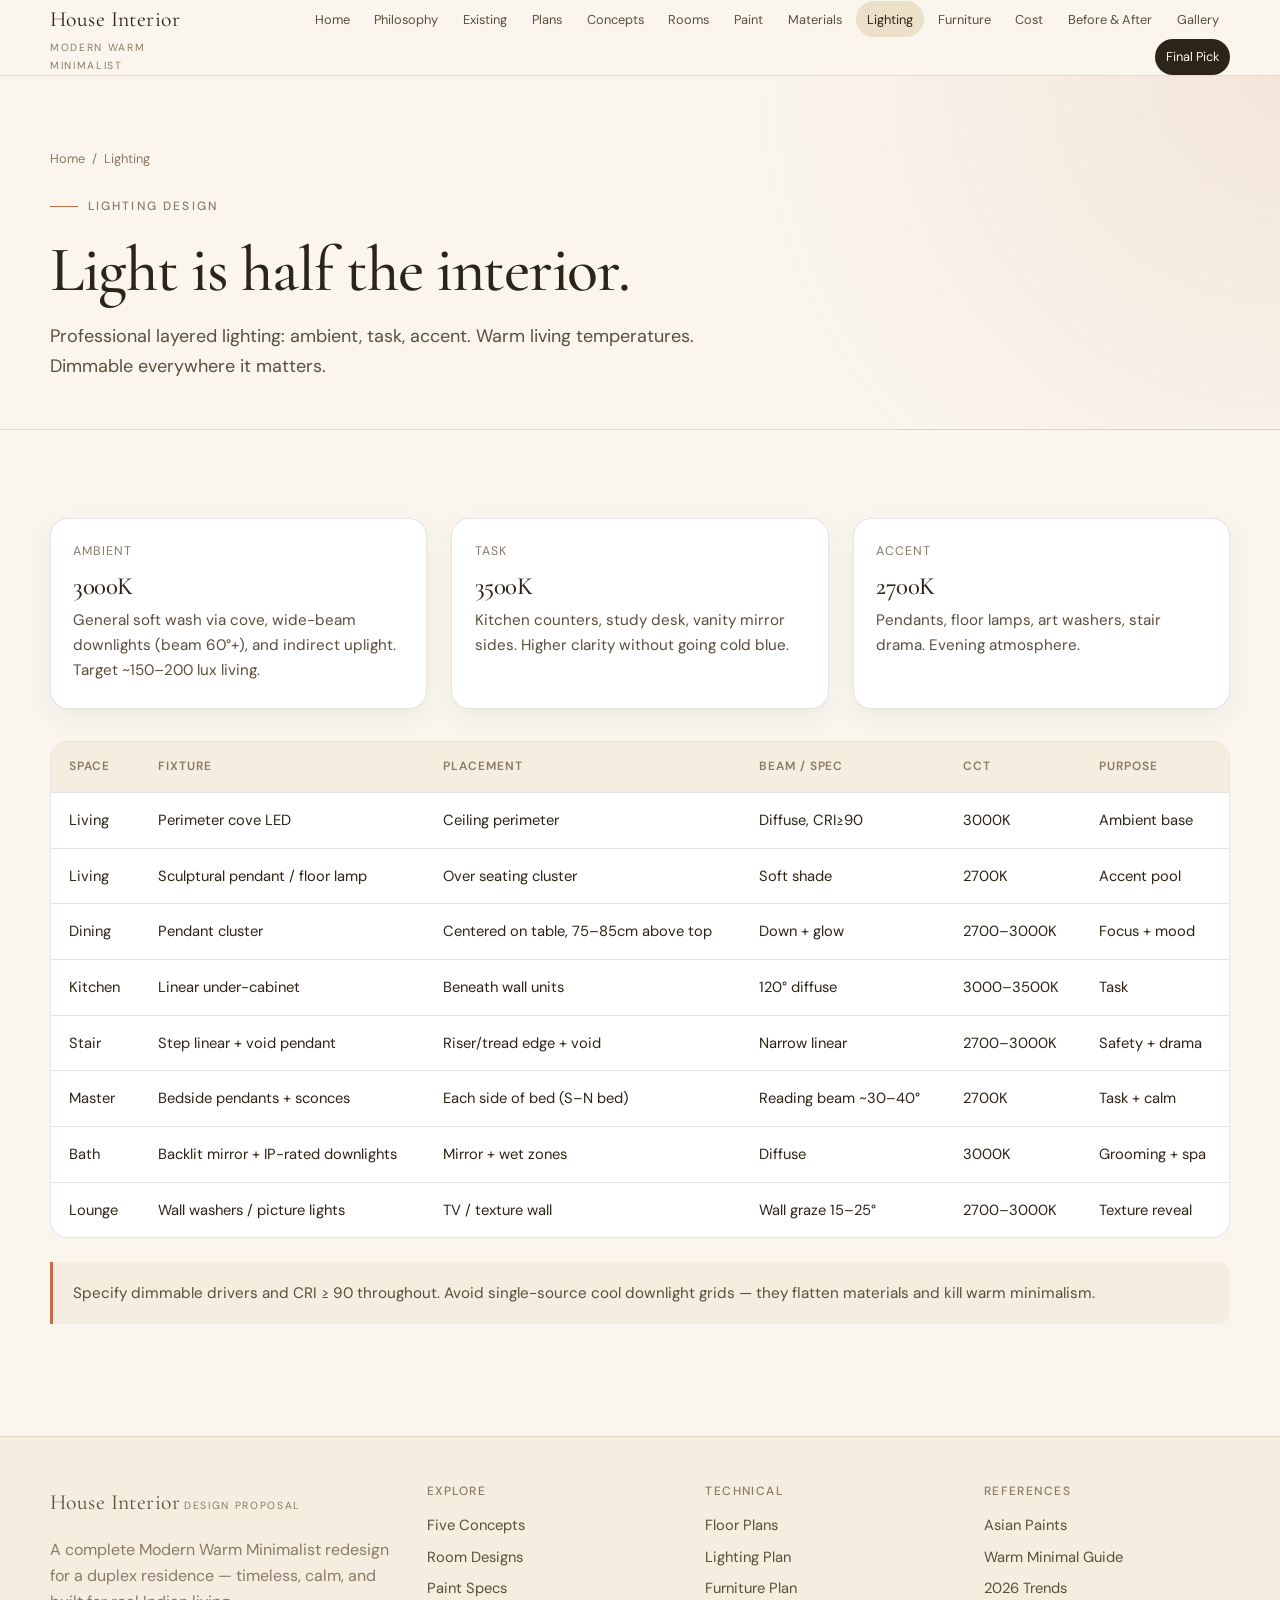
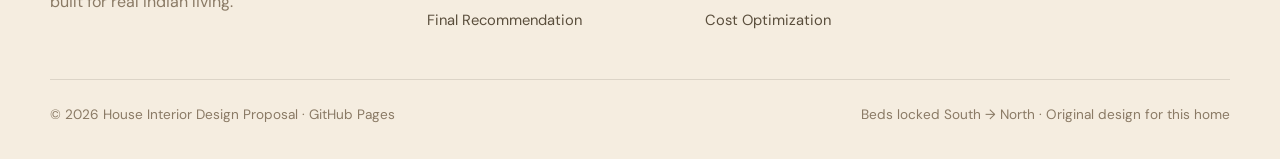
<file: lighting.html>
<!DOCTYPE html>
<html lang="en">
<head>
  <meta charset="UTF-8" />
  <meta name="viewport" content="width=device-width, initial-scale=1" />
  <title>Lighting Plan · House Interior</title>
  <meta name="description" content="Modern Warm Minimalist duplex house interior design proposal — architecture-grade presentation." />
  <link rel="preconnect" href="https://fonts.googleapis.com" />
  <link rel="preconnect" href="https://fonts.gstatic.com" crossorigin />
  <link href="https://fonts.googleapis.com/css2?family=Cormorant+Garamond:ital,wght@0,400;0,500;0,600;1,400&family=DM+Sans:opsz,wght@9..40,400;9..40,500;9..40,600&display=swap" rel="stylesheet" />
  <link rel="stylesheet" href="css/styles.css" />
</head>
<body>
  <header class="site-header">
    <div class="container nav">
      <a class="logo" href="index.html">
        <span class="logo-mark">House Interior</span>
        <span class="logo-sub">Modern Warm Minimalist</span>
      </a>
      <button class="nav-toggle" aria-label="Menu" aria-expanded="false"><span></span></button>
      <nav class="nav-links">
      <a href="index.html">Home</a>
      <a href="philosophy.html">Philosophy</a>
      <a href="existing.html">Existing</a>
      <a href="floor-plans.html">Plans</a>
      <a href="concepts.html">Concepts</a>
      <a href="rooms.html">Rooms</a>
      <a href="paint.html">Paint</a>
      <a href="materials.html">Materials</a>
      <a href="lighting.html">Lighting</a>
      <a href="furniture.html">Furniture</a>
      <a href="cost.html">Cost</a>
      <a href="before-after.html">Before & After</a>
      <a href="gallery.html">Gallery</a>
      <a class="nav-cta" href="recommendation.html">Final Pick</a>
      </nav>
    </div>
  </header>

  <section class="page-hero">
    <div class="container">
      <div class="breadcrumb"><a href="index.html">Home</a><span>/</span><span>Lighting</span></div>
      <div class="eyebrow">Lighting Design</div>
      <h1>Light is half the interior.</h1>
      <p class="lead">Professional layered lighting: ambient, task, accent. Warm living temperatures. Dimmable everywhere it matters.</p>
    </div>
  </section>
  <section>
    <div class="container">
      <div class="grid-3" style="margin-bottom:2rem">
        <article class="card"><div class="card-body"><div class="card-meta">Ambient</div><h3>3000K</h3><p>General soft wash via cove, wide-beam downlights (beam 60°+), and indirect uplight. Target ~150–200 lux living.</p></div></article>
        <article class="card"><div class="card-body"><div class="card-meta">Task</div><h3>3500K</h3><p>Kitchen counters, study desk, vanity mirror sides. Higher clarity without going cold blue.</p></div></article>
        <article class="card"><div class="card-body"><div class="card-meta">Accent</div><h3>2700K</h3><p>Pendants, floor lamps, art washers, stair drama. Evening atmosphere.</p></div></article>
      </div>
      <div class="table-wrap">
        <table>
          <thead><tr><th>Space</th><th>Fixture</th><th>Placement</th><th>Beam / Spec</th><th>CCT</th><th>Purpose</th></tr></thead>
          <tbody>
            <tr><td>Living</td><td>Perimeter cove LED</td><td>Ceiling perimeter</td><td>Diffuse, CRI≥90</td><td>3000K</td><td>Ambient base</td></tr>
            <tr><td>Living</td><td>Sculptural pendant / floor lamp</td><td>Over seating cluster</td><td>Soft shade</td><td>2700K</td><td>Accent pool</td></tr>
            <tr><td>Dining</td><td>Pendant cluster</td><td>Centered on table, 75–85cm above top</td><td>Down + glow</td><td>2700–3000K</td><td>Focus + mood</td></tr>
            <tr><td>Kitchen</td><td>Linear under-cabinet</td><td>Beneath wall units</td><td>120° diffuse</td><td>3000–3500K</td><td>Task</td></tr>
            <tr><td>Stair</td><td>Step linear + void pendant</td><td>Riser/tread edge + void</td><td>Narrow linear</td><td>2700–3000K</td><td>Safety + drama</td></tr>
            <tr><td>Master</td><td>Bedside pendants + sconces</td><td>Each side of bed (S–N bed)</td><td>Reading beam ~30–40°</td><td>2700K</td><td>Task + calm</td></tr>
            <tr><td>Bath</td><td>Backlit mirror + IP-rated downlights</td><td>Mirror + wet zones</td><td>Diffuse</td><td>3000K</td><td>Grooming + spa</td></tr>
            <tr><td>Lounge</td><td>Wall washers / picture lights</td><td>TV / texture wall</td><td>Wall graze 15–25°</td><td>2700–3000K</td><td>Texture reveal</td></tr>
          </tbody>
        </table>
      </div>
      <div class="note" style="margin-top:1.5rem">Specify dimmable drivers and CRI ≥ 90 throughout. Avoid single-source cool downlight grids — they flatten materials and kill warm minimalism.</div>
    </div>
  </section>

  <footer class="site-footer">
    <div class="container footer-grid">
      <div>
        <a class="logo" href="index.html">
          <span class="logo-mark">House Interior</span>
          <span class="logo-sub">Design Proposal</span>
        </a>
        <p class="muted" style="margin-top:1rem;max-width:32ch">A complete Modern Warm Minimalist redesign for a duplex residence — timeless, calm, and built for real Indian living.</p>
      </div>
      <div>
        <h4>Explore</h4>
        <a href="concepts.html">Five Concepts</a>
        <a href="rooms.html">Room Designs</a>
        <a href="paint.html">Paint Specs</a>
        <a href="recommendation.html">Final Recommendation</a>
      </div>
      <div>
        <h4>Technical</h4>
        <a href="floor-plans.html">Floor Plans</a>
        <a href="lighting.html">Lighting Plan</a>
        <a href="furniture.html">Furniture Plan</a>
        <a href="cost.html">Cost Optimization</a>
      </div>
      <div>
        <h4>References</h4>
        <a href="https://www.asianpaints.com/" target="_blank" rel="noopener">Asian Paints</a>
        <a href="https://www.studiomatrx.org/guides/warm-minimal-interiors" target="_blank" rel="noopener">Warm Minimal Guide</a>
        <a href="https://www.livspace.com/in/magazine/top-interior-design-trends-in-india" target="_blank" rel="noopener">2026 Trends</a>
      </div>
    </div>
    <div class="container footer-bottom">
      <span>© 2026 House Interior Design Proposal · GitHub Pages</span>
      <span>Beds locked South → North · Original design for this home</span>
    </div>
  </footer>
  <script src="js/main.js"></script>
</body>
</html>
</file>
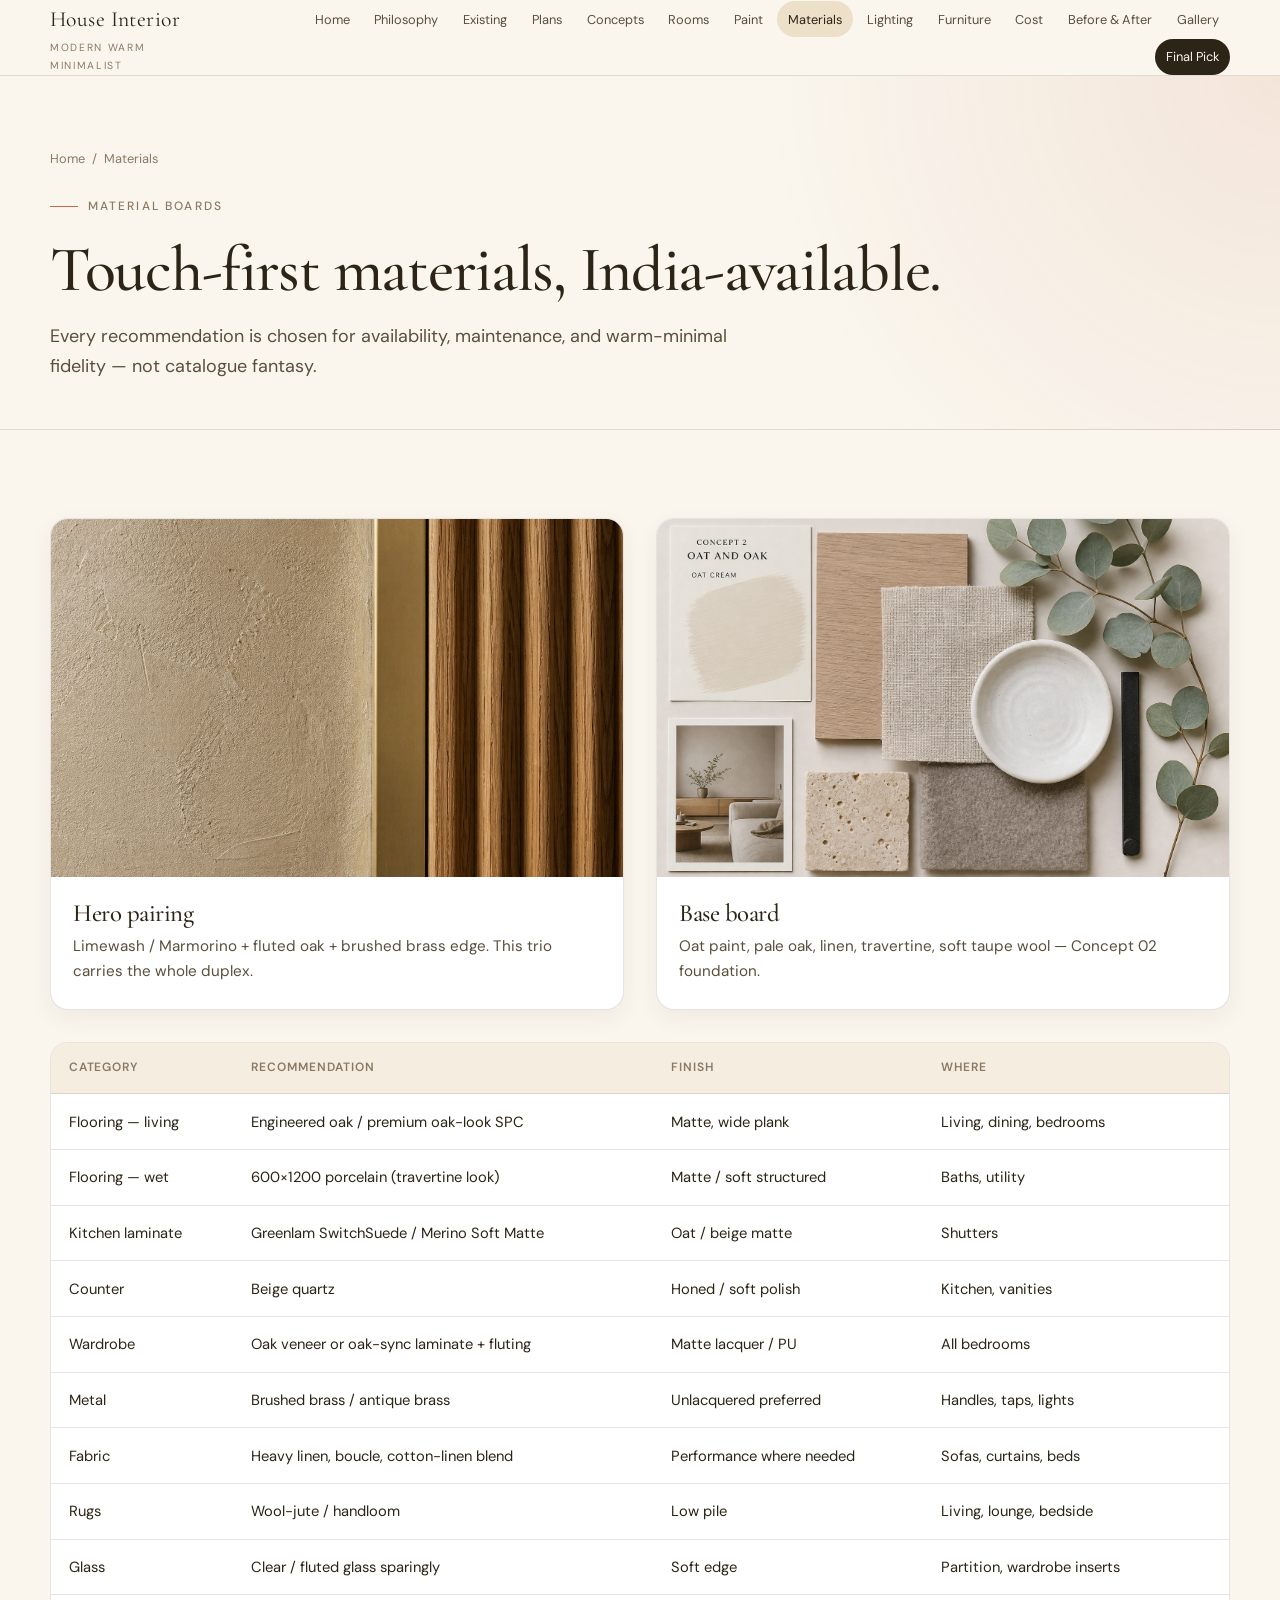
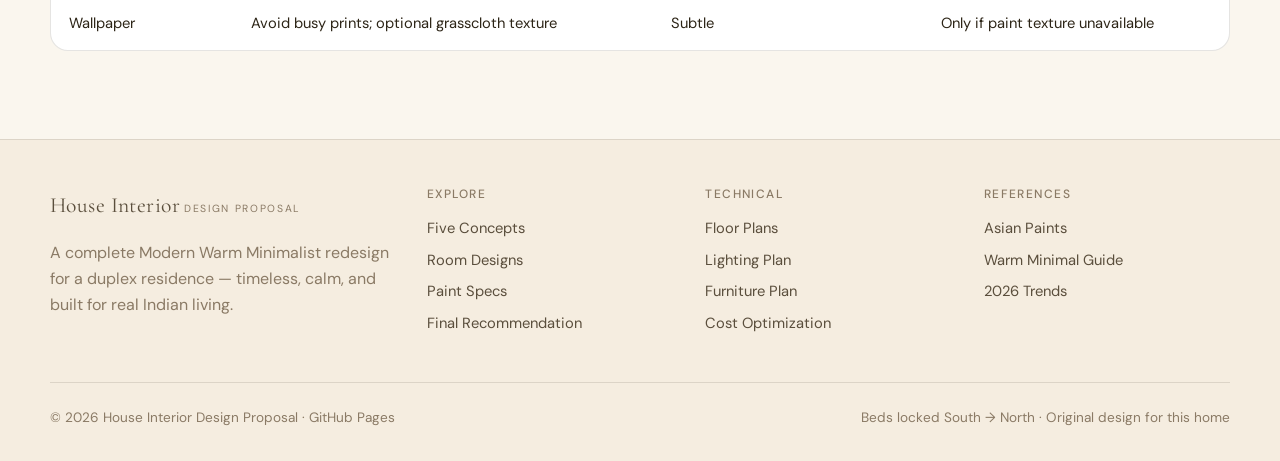
<file: materials.html>
<!DOCTYPE html>
<html lang="en">
<head>
  <meta charset="UTF-8" />
  <meta name="viewport" content="width=device-width, initial-scale=1" />
  <title>Material Boards · House Interior</title>
  <meta name="description" content="Modern Warm Minimalist duplex house interior design proposal — architecture-grade presentation." />
  <link rel="preconnect" href="https://fonts.googleapis.com" />
  <link rel="preconnect" href="https://fonts.gstatic.com" crossorigin />
  <link href="https://fonts.googleapis.com/css2?family=Cormorant+Garamond:ital,wght@0,400;0,500;0,600;1,400&family=DM+Sans:opsz,wght@9..40,400;9..40,500;9..40,600&display=swap" rel="stylesheet" />
  <link rel="stylesheet" href="css/styles.css" />
</head>
<body>
  <header class="site-header">
    <div class="container nav">
      <a class="logo" href="index.html">
        <span class="logo-mark">House Interior</span>
        <span class="logo-sub">Modern Warm Minimalist</span>
      </a>
      <button class="nav-toggle" aria-label="Menu" aria-expanded="false"><span></span></button>
      <nav class="nav-links">
      <a href="index.html">Home</a>
      <a href="philosophy.html">Philosophy</a>
      <a href="existing.html">Existing</a>
      <a href="floor-plans.html">Plans</a>
      <a href="concepts.html">Concepts</a>
      <a href="rooms.html">Rooms</a>
      <a href="paint.html">Paint</a>
      <a href="materials.html">Materials</a>
      <a href="lighting.html">Lighting</a>
      <a href="furniture.html">Furniture</a>
      <a href="cost.html">Cost</a>
      <a href="before-after.html">Before & After</a>
      <a href="gallery.html">Gallery</a>
      <a class="nav-cta" href="recommendation.html">Final Pick</a>
      </nav>
    </div>
  </header>

  <section class="page-hero">
    <div class="container">
      <div class="breadcrumb"><a href="index.html">Home</a><span>/</span><span>Materials</span></div>
      <div class="eyebrow">Material Boards</div>
      <h1>Touch-first materials, India-available.</h1>
      <p class="lead">Every recommendation is chosen for availability, maintenance, and warm-minimal fidelity — not catalogue fantasy.</p>
    </div>
  </section>
  <section>
    <div class="container">
      <div class="grid-2" style="margin-bottom:2rem">
        <div class="card"><div class="card-media"><img src="assets/images/materials/material-limewash-oak.jpg" alt="Limewash and oak" /></div><div class="card-body"><h3>Hero pairing</h3><p>Limewash / Marmorino + fluted oak + brushed brass edge. This trio carries the whole duplex.</p></div></div>
        <div class="card"><div class="card-media"><img src="assets/images/moodboards/mood-oat-oak.jpg" alt="Oat oak board" /></div><div class="card-body"><h3>Base board</h3><p>Oat paint, pale oak, linen, travertine, soft taupe wool — Concept 02 foundation.</p></div></div>
      </div>
      <div class="table-wrap">
        <table>
          <thead><tr><th>Category</th><th>Recommendation</th><th>Finish</th><th>Where</th></tr></thead>
          <tbody>
            <tr><td>Flooring — living</td><td>Engineered oak / premium oak-look SPC</td><td>Matte, wide plank</td><td>Living, dining, bedrooms</td></tr>
            <tr><td>Flooring — wet</td><td>600×1200 porcelain (travertine look)</td><td>Matte / soft structured</td><td>Baths, utility</td></tr>
            <tr><td>Kitchen laminate</td><td>Greenlam SwitchSuede / Merino Soft Matte</td><td>Oat / beige matte</td><td>Shutters</td></tr>
            <tr><td>Counter</td><td>Beige quartz</td><td>Honed / soft polish</td><td>Kitchen, vanities</td></tr>
            <tr><td>Wardrobe</td><td>Oak veneer or oak-sync laminate + fluting</td><td>Matte lacquer / PU</td><td>All bedrooms</td></tr>
            <tr><td>Metal</td><td>Brushed brass / antique brass</td><td>Unlacquered preferred</td><td>Handles, taps, lights</td></tr>
            <tr><td>Fabric</td><td>Heavy linen, boucle, cotton-linen blend</td><td>Performance where needed</td><td>Sofas, curtains, beds</td></tr>
            <tr><td>Rugs</td><td>Wool-jute / handloom</td><td>Low pile</td><td>Living, lounge, bedside</td></tr>
            <tr><td>Glass</td><td>Clear / fluted glass sparingly</td><td>Soft edge</td><td>Partition, wardrobe inserts</td></tr>
            <tr><td>Wallpaper</td><td>Avoid busy prints; optional grasscloth texture</td><td>Subtle</td><td>Only if paint texture unavailable</td></tr>
          </tbody>
        </table>
      </div>
    </div>
  </section>

  <footer class="site-footer">
    <div class="container footer-grid">
      <div>
        <a class="logo" href="index.html">
          <span class="logo-mark">House Interior</span>
          <span class="logo-sub">Design Proposal</span>
        </a>
        <p class="muted" style="margin-top:1rem;max-width:32ch">A complete Modern Warm Minimalist redesign for a duplex residence — timeless, calm, and built for real Indian living.</p>
      </div>
      <div>
        <h4>Explore</h4>
        <a href="concepts.html">Five Concepts</a>
        <a href="rooms.html">Room Designs</a>
        <a href="paint.html">Paint Specs</a>
        <a href="recommendation.html">Final Recommendation</a>
      </div>
      <div>
        <h4>Technical</h4>
        <a href="floor-plans.html">Floor Plans</a>
        <a href="lighting.html">Lighting Plan</a>
        <a href="furniture.html">Furniture Plan</a>
        <a href="cost.html">Cost Optimization</a>
      </div>
      <div>
        <h4>References</h4>
        <a href="https://www.asianpaints.com/" target="_blank" rel="noopener">Asian Paints</a>
        <a href="https://www.studiomatrx.org/guides/warm-minimal-interiors" target="_blank" rel="noopener">Warm Minimal Guide</a>
        <a href="https://www.livspace.com/in/magazine/top-interior-design-trends-in-india" target="_blank" rel="noopener">2026 Trends</a>
      </div>
    </div>
    <div class="container footer-bottom">
      <span>© 2026 House Interior Design Proposal · GitHub Pages</span>
      <span>Beds locked South → North · Original design for this home</span>
    </div>
  </footer>
  <script src="js/main.js"></script>
</body>
</html>
</file>
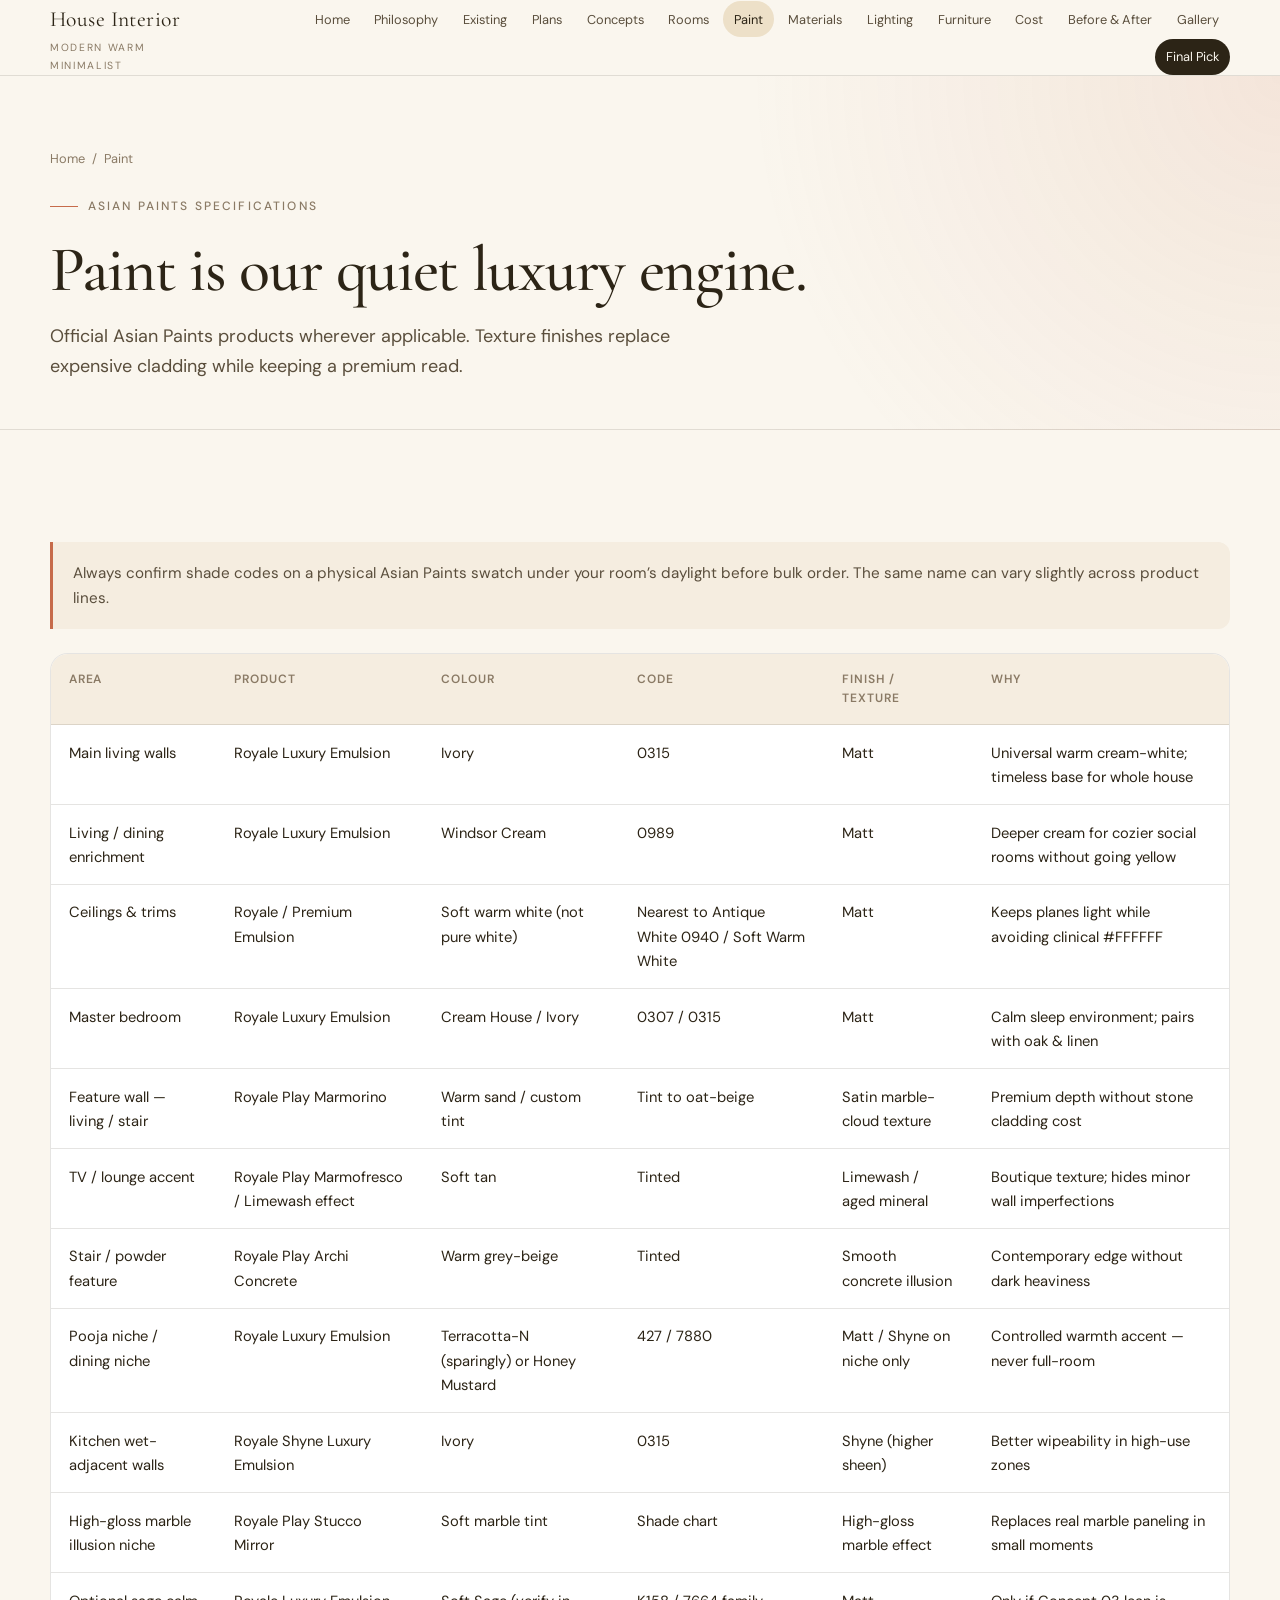
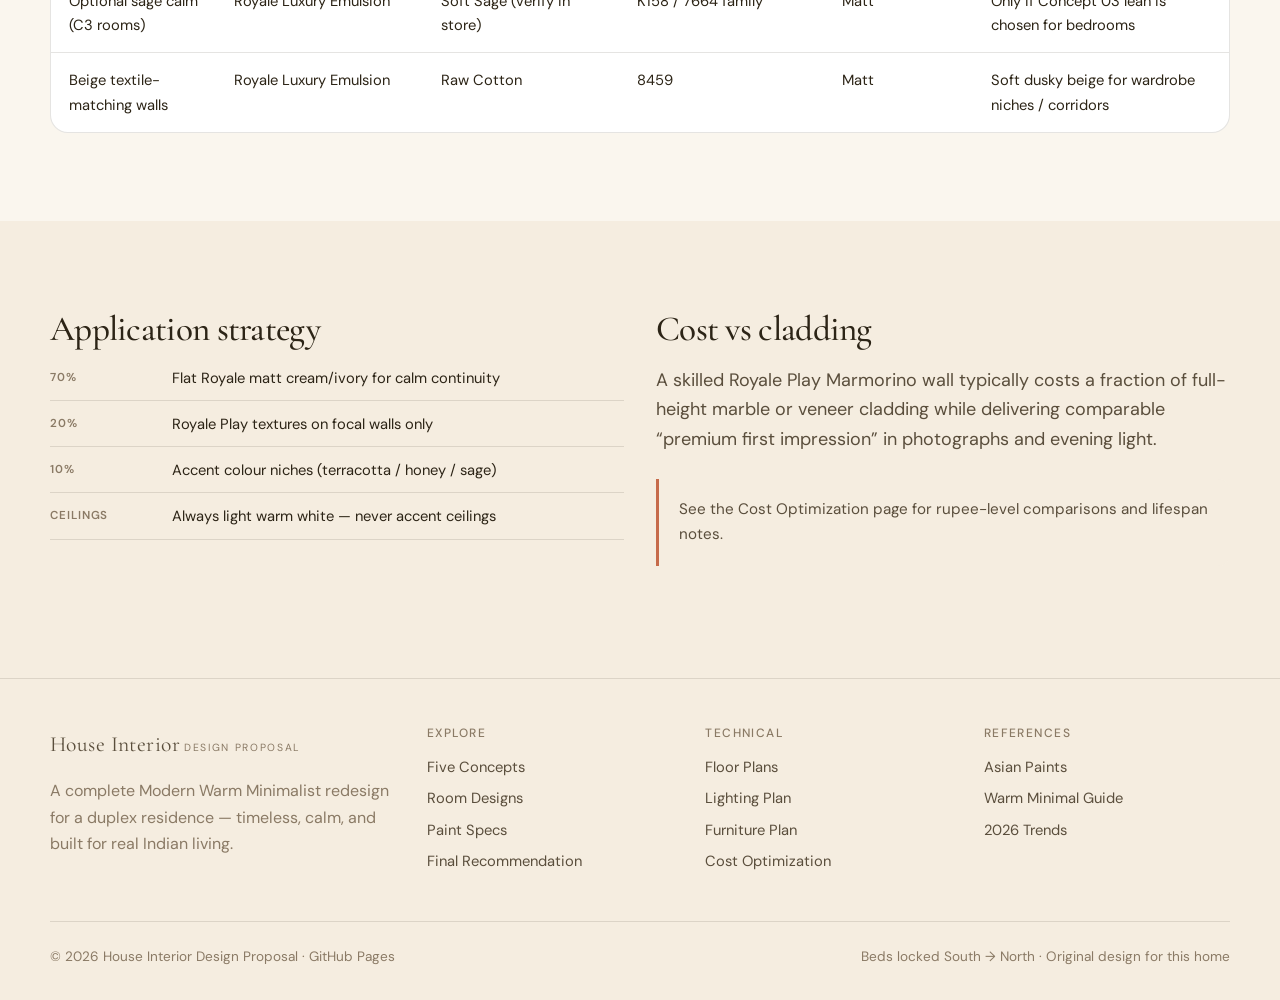
<file: paint.html>
<!DOCTYPE html>
<html lang="en">
<head>
  <meta charset="UTF-8" />
  <meta name="viewport" content="width=device-width, initial-scale=1" />
  <title>Paint Specifications · House Interior</title>
  <meta name="description" content="Modern Warm Minimalist duplex house interior design proposal — architecture-grade presentation." />
  <link rel="preconnect" href="https://fonts.googleapis.com" />
  <link rel="preconnect" href="https://fonts.gstatic.com" crossorigin />
  <link href="https://fonts.googleapis.com/css2?family=Cormorant+Garamond:ital,wght@0,400;0,500;0,600;1,400&family=DM+Sans:opsz,wght@9..40,400;9..40,500;9..40,600&display=swap" rel="stylesheet" />
  <link rel="stylesheet" href="css/styles.css" />
</head>
<body>
  <header class="site-header">
    <div class="container nav">
      <a class="logo" href="index.html">
        <span class="logo-mark">House Interior</span>
        <span class="logo-sub">Modern Warm Minimalist</span>
      </a>
      <button class="nav-toggle" aria-label="Menu" aria-expanded="false"><span></span></button>
      <nav class="nav-links">
      <a href="index.html">Home</a>
      <a href="philosophy.html">Philosophy</a>
      <a href="existing.html">Existing</a>
      <a href="floor-plans.html">Plans</a>
      <a href="concepts.html">Concepts</a>
      <a href="rooms.html">Rooms</a>
      <a href="paint.html">Paint</a>
      <a href="materials.html">Materials</a>
      <a href="lighting.html">Lighting</a>
      <a href="furniture.html">Furniture</a>
      <a href="cost.html">Cost</a>
      <a href="before-after.html">Before & After</a>
      <a href="gallery.html">Gallery</a>
      <a class="nav-cta" href="recommendation.html">Final Pick</a>
      </nav>
    </div>
  </header>

  <section class="page-hero">
    <div class="container">
      <div class="breadcrumb"><a href="index.html">Home</a><span>/</span><span>Paint</span></div>
      <div class="eyebrow">Asian Paints Specifications</div>
      <h1>Paint is our quiet luxury engine.</h1>
      <p class="lead">Official Asian Paints products wherever applicable. Texture finishes replace expensive cladding while keeping a premium read.</p>
    </div>
  </section>
  <section>
    <div class="container">
      <div class="note">Always confirm shade codes on a physical Asian Paints swatch under your room’s daylight before bulk order. The same name can vary slightly across product lines.</div>
      <div class="table-wrap" style="margin-top:1.5rem">
        <table>
          <thead>
            <tr>
              <th>Area</th><th>Product</th><th>Colour</th><th>Code</th><th>Finish / Texture</th><th>Why</th>
            </tr>
          </thead>
          <tbody>
            <tr>
              <td>Main living walls</td>
              <td>Royale Luxury Emulsion</td>
              <td>Ivory</td>
              <td>0315</td>
              <td>Matt</td>
              <td>Universal warm cream-white; timeless base for whole house</td>
            </tr>
            <tr>
              <td>Living / dining enrichment</td>
              <td>Royale Luxury Emulsion</td>
              <td>Windsor Cream</td>
              <td>0989</td>
              <td>Matt</td>
              <td>Deeper cream for cozier social rooms without going yellow</td>
            </tr>
            <tr>
              <td>Ceilings &amp; trims</td>
              <td>Royale / Premium Emulsion</td>
              <td>Soft warm white (not pure white)</td>
              <td>Nearest to Antique White 0940 / Soft Warm White</td>
              <td>Matt</td>
              <td>Keeps planes light while avoiding clinical #FFFFFF</td>
            </tr>
            <tr>
              <td>Master bedroom</td>
              <td>Royale Luxury Emulsion</td>
              <td>Cream House / Ivory</td>
              <td>0307 / 0315</td>
              <td>Matt</td>
              <td>Calm sleep environment; pairs with oak &amp; linen</td>
            </tr>
            <tr>
              <td>Feature wall — living / stair</td>
              <td>Royale Play Marmorino</td>
              <td>Warm sand / custom tint</td>
              <td>Tint to oat-beige</td>
              <td>Satin marble-cloud texture</td>
              <td>Premium depth without stone cladding cost</td>
            </tr>
            <tr>
              <td>TV / lounge accent</td>
              <td>Royale Play Marmofresco / Limewash effect</td>
              <td>Soft tan</td>
              <td>Tinted</td>
              <td>Limewash / aged mineral</td>
              <td>Boutique texture; hides minor wall imperfections</td>
            </tr>
            <tr>
              <td>Stair / powder feature</td>
              <td>Royale Play Archi Concrete</td>
              <td>Warm grey-beige</td>
              <td>Tinted</td>
              <td>Smooth concrete illusion</td>
              <td>Contemporary edge without dark heaviness</td>
            </tr>
            <tr>
              <td>Pooja niche / dining niche</td>
              <td>Royale Luxury Emulsion</td>
              <td>Terracotta-N (sparingly) or Honey Mustard</td>
              <td>427 / 7880</td>
              <td>Matt / Shyne on niche only</td>
              <td>Controlled warmth accent — never full-room</td>
            </tr>
            <tr>
              <td>Kitchen wet-adjacent walls</td>
              <td>Royale Shyne Luxury Emulsion</td>
              <td>Ivory</td>
              <td>0315</td>
              <td>Shyne (higher sheen)</td>
              <td>Better wipeability in high-use zones</td>
            </tr>
            <tr>
              <td>High-gloss marble illusion niche</td>
              <td>Royale Play Stucco Mirror</td>
              <td>Soft marble tint</td>
              <td>Shade chart</td>
              <td>High-gloss marble effect</td>
              <td>Replaces real marble paneling in small moments</td>
            </tr>
            <tr>
              <td>Optional sage calm (C3 rooms)</td>
              <td>Royale Luxury Emulsion</td>
              <td>Soft Sage (verify in store)</td>
              <td>K158 / 7664 family</td>
              <td>Matt</td>
              <td>Only if Concept 03 lean is chosen for bedrooms</td>
            </tr>
            <tr>
              <td>Beige textile-matching walls</td>
              <td>Royale Luxury Emulsion</td>
              <td>Raw Cotton</td>
              <td>8459</td>
              <td>Matt</td>
              <td>Soft dusky beige for wardrobe niches / corridors</td>
            </tr>
          </tbody>
        </table>
      </div>
    </div>
  </section>
  <section class="section-alt">
    <div class="container grid-2">
      <div>
        <h2 style="font-size:2.2rem;margin-bottom:1rem">Application strategy</h2>
        <ul class="spec-list">
          <li><strong>70%</strong><span>Flat Royale matt cream/ivory for calm continuity</span></li>
          <li><strong>20%</strong><span>Royale Play textures on focal walls only</span></li>
          <li><strong>10%</strong><span>Accent colour niches (terracotta / honey / sage)</span></li>
          <li><strong>Ceilings</strong><span>Always light warm white — never accent ceilings</span></li>
        </ul>
      </div>
      <div>
        <h2 style="font-size:2.2rem;margin-bottom:1rem">Cost vs cladding</h2>
        <p class="lead">A skilled Royale Play Marmorino wall typically costs a fraction of full-height marble or veneer cladding while delivering comparable “premium first impression” in photographs and evening light.</p>
        <div class="note">See the Cost Optimization page for rupee-level comparisons and lifespan notes.</div>
      </div>
    </div>
  </section>

  <footer class="site-footer">
    <div class="container footer-grid">
      <div>
        <a class="logo" href="index.html">
          <span class="logo-mark">House Interior</span>
          <span class="logo-sub">Design Proposal</span>
        </a>
        <p class="muted" style="margin-top:1rem;max-width:32ch">A complete Modern Warm Minimalist redesign for a duplex residence — timeless, calm, and built for real Indian living.</p>
      </div>
      <div>
        <h4>Explore</h4>
        <a href="concepts.html">Five Concepts</a>
        <a href="rooms.html">Room Designs</a>
        <a href="paint.html">Paint Specs</a>
        <a href="recommendation.html">Final Recommendation</a>
      </div>
      <div>
        <h4>Technical</h4>
        <a href="floor-plans.html">Floor Plans</a>
        <a href="lighting.html">Lighting Plan</a>
        <a href="furniture.html">Furniture Plan</a>
        <a href="cost.html">Cost Optimization</a>
      </div>
      <div>
        <h4>References</h4>
        <a href="https://www.asianpaints.com/" target="_blank" rel="noopener">Asian Paints</a>
        <a href="https://www.studiomatrx.org/guides/warm-minimal-interiors" target="_blank" rel="noopener">Warm Minimal Guide</a>
        <a href="https://www.livspace.com/in/magazine/top-interior-design-trends-in-india" target="_blank" rel="noopener">2026 Trends</a>
      </div>
    </div>
    <div class="container footer-bottom">
      <span>© 2026 House Interior Design Proposal · GitHub Pages</span>
      <span>Beds locked South → North · Original design for this home</span>
    </div>
  </footer>
  <script src="js/main.js"></script>
</body>
</html>
</file>
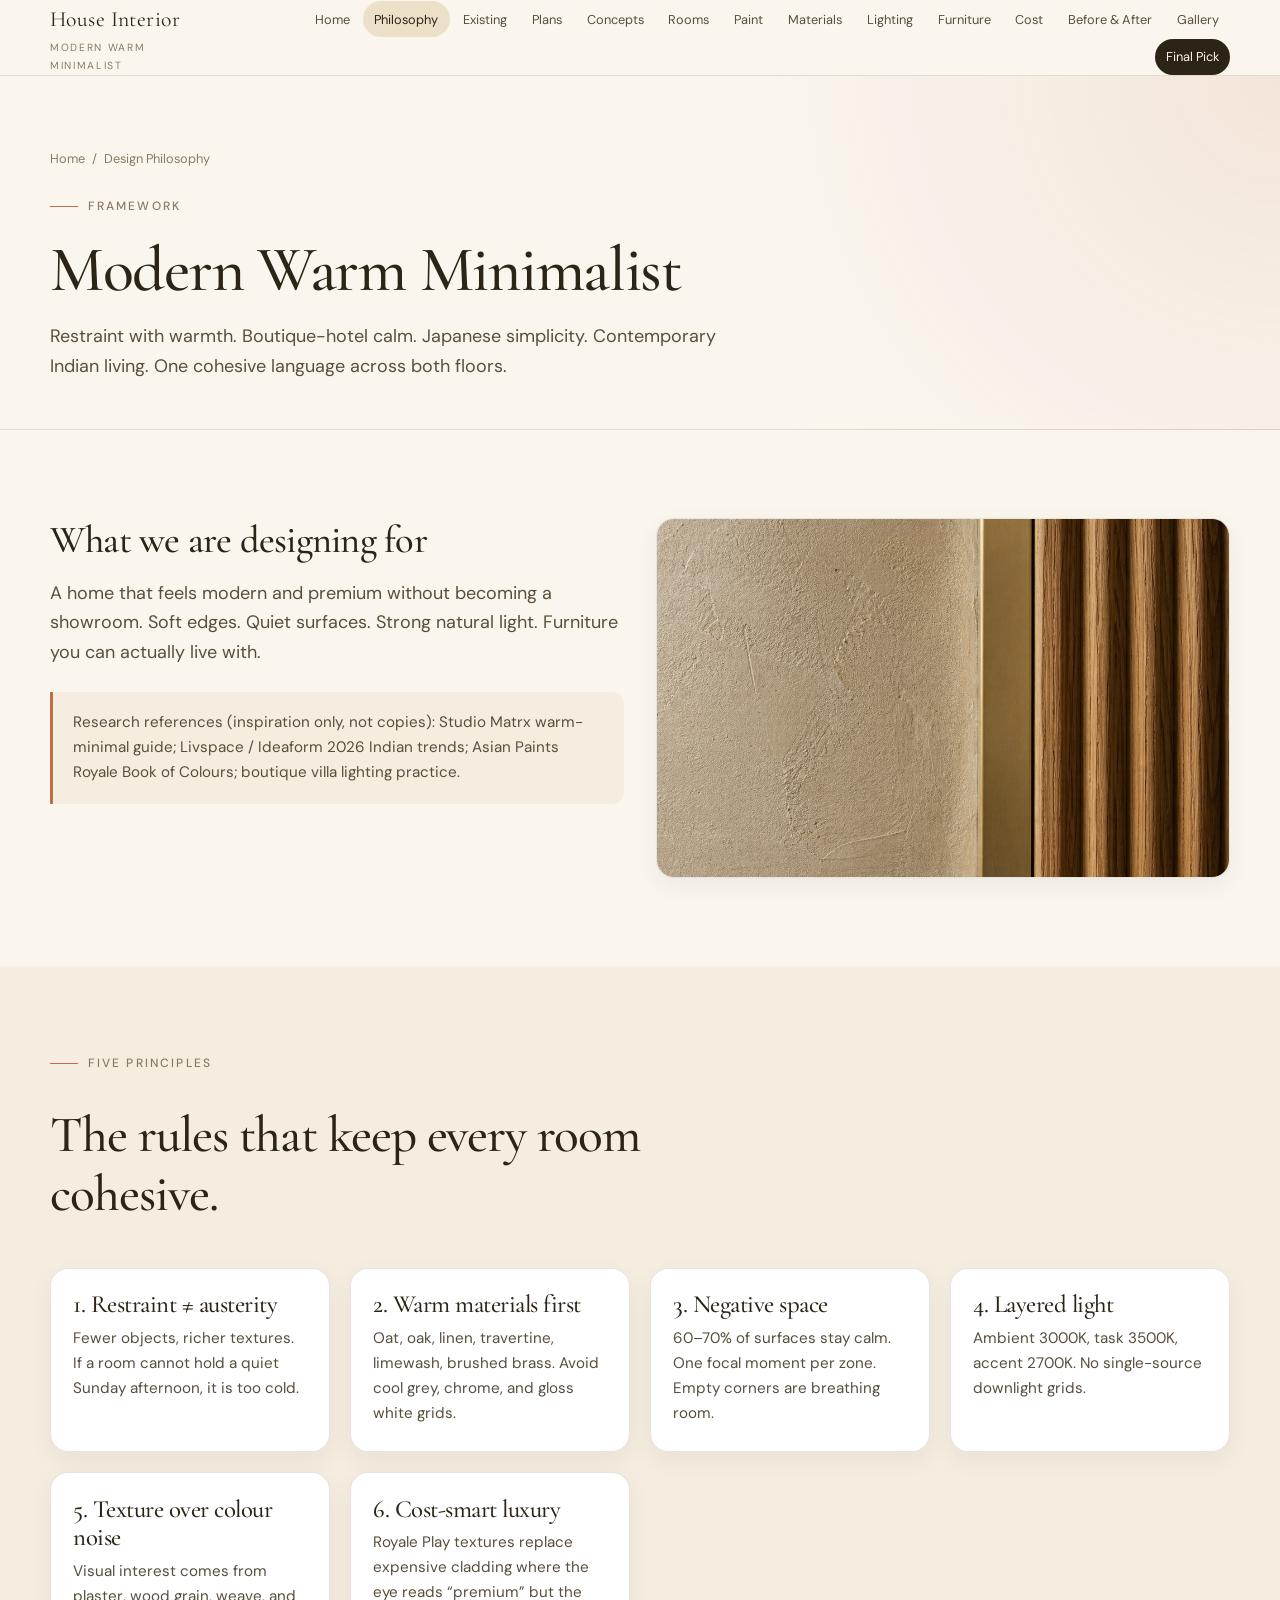
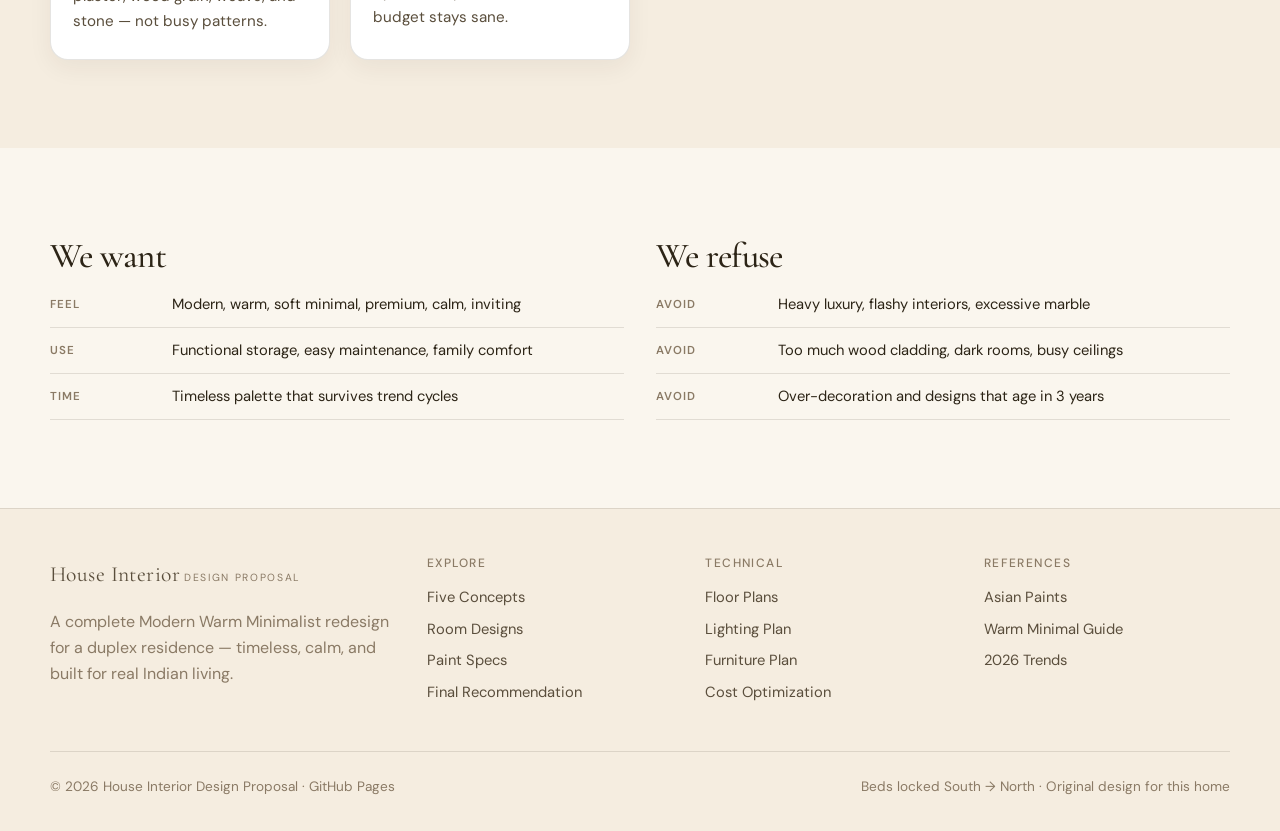
<file: philosophy.html>
<!DOCTYPE html>
<html lang="en">
<head>
  <meta charset="UTF-8" />
  <meta name="viewport" content="width=device-width, initial-scale=1" />
  <title>Design Philosophy · House Interior</title>
  <meta name="description" content="Modern Warm Minimalist duplex house interior design proposal — architecture-grade presentation." />
  <link rel="preconnect" href="https://fonts.googleapis.com" />
  <link rel="preconnect" href="https://fonts.gstatic.com" crossorigin />
  <link href="https://fonts.googleapis.com/css2?family=Cormorant+Garamond:ital,wght@0,400;0,500;0,600;1,400&family=DM+Sans:opsz,wght@9..40,400;9..40,500;9..40,600&display=swap" rel="stylesheet" />
  <link rel="stylesheet" href="css/styles.css" />
  
</head>
<body>
  <header class="site-header">
    <div class="container nav">
      <a class="logo" href="index.html">
        <span class="logo-mark">House Interior</span>
        <span class="logo-sub">Modern Warm Minimalist</span>
      </a>
      <button class="nav-toggle" aria-label="Menu" aria-expanded="false"><span></span></button>
      <nav class="nav-links">
      <a href="index.html">Home</a>
      <a href="philosophy.html">Philosophy</a>
      <a href="existing.html">Existing</a>
      <a href="floor-plans.html">Plans</a>
      <a href="concepts.html">Concepts</a>
      <a href="rooms.html">Rooms</a>
      <a href="paint.html">Paint</a>
      <a href="materials.html">Materials</a>
      <a href="lighting.html">Lighting</a>
      <a href="furniture.html">Furniture</a>
      <a href="cost.html">Cost</a>
      <a href="before-after.html">Before & After</a>
      <a href="gallery.html">Gallery</a>
      <a class="nav-cta" href="recommendation.html">Final Pick</a>
      </nav>
    </div>
  </header>

  <section class="page-hero">
    <div class="container">
      <div class="breadcrumb"><a href="index.html">Home</a><span>/</span><span>Design Philosophy</span></div>
      <div class="eyebrow">Framework</div>
      <h1>Modern Warm Minimalist</h1>
      <p class="lead">Restraint with warmth. Boutique-hotel calm. Japanese simplicity. Contemporary Indian living. One cohesive language across both floors.</p>
    </div>
  </section>
  <section>
    <div class="container grid-2">
      <div>
        <h2 style="font-size:2.4rem;margin-bottom:1rem">What we are designing for</h2>
        <p class="lead">A home that feels modern and premium without becoming a showroom. Soft edges. Quiet surfaces. Strong natural light. Furniture you can actually live with.</p>
        <div class="note">Research references (inspiration only, not copies): Studio Matrx warm-minimal guide; Livspace / Ideaform 2026 Indian trends; Asian Paints Royale Book of Colours; boutique villa lighting practice.</div>
      </div>
      <div class="card"><div class="card-media"><img src="assets/images/materials/material-limewash-oak.jpg" alt="Limewash and oak material detail" /></div></div>
    </div>
  </section>
  <section class="section-alt">
    <div class="container">
      <div class="section-head"><div class="eyebrow">Five Principles</div><h2>The rules that keep every room cohesive.</h2></div>
      <div class="grid-auto">
        <article class="card"><div class="card-body"><h3>1. Restraint ≠ austerity</h3><p>Fewer objects, richer textures. If a room cannot hold a quiet Sunday afternoon, it is too cold.</p></div></article>
        <article class="card"><div class="card-body"><h3>2. Warm materials first</h3><p>Oat, oak, linen, travertine, limewash, brushed brass. Avoid cool grey, chrome, and gloss white grids.</p></div></article>
        <article class="card"><div class="card-body"><h3>3. Negative space</h3><p>60–70% of surfaces stay calm. One focal moment per zone. Empty corners are breathing room.</p></div></article>
        <article class="card"><div class="card-body"><h3>4. Layered light</h3><p>Ambient 3000K, task 3500K, accent 2700K. No single-source downlight grids.</p></div></article>
        <article class="card"><div class="card-body"><h3>5. Texture over colour noise</h3><p>Visual interest comes from plaster, wood grain, weave, and stone — not busy patterns.</p></div></article>
        <article class="card"><div class="card-body"><h3>6. Cost-smart luxury</h3><p>Royale Play textures replace expensive cladding where the eye reads “premium” but the budget stays sane.</p></div></article>
      </div>
    </div>
  </section>
  <section>
    <div class="container grid-2">
      <div>
        <h2 style="font-size:2.2rem;margin-bottom:1rem">We want</h2>
        <ul class="spec-list">
          <li><strong>Feel</strong><span>Modern, warm, soft minimal, premium, calm, inviting</span></li>
          <li><strong>Use</strong><span>Functional storage, easy maintenance, family comfort</span></li>
          <li><strong>Time</strong><span>Timeless palette that survives trend cycles</span></li>
        </ul>
      </div>
      <div>
        <h2 style="font-size:2.2rem;margin-bottom:1rem">We refuse</h2>
        <ul class="spec-list">
          <li><strong>Avoid</strong><span>Heavy luxury, flashy interiors, excessive marble</span></li>
          <li><strong>Avoid</strong><span>Too much wood cladding, dark rooms, busy ceilings</span></li>
          <li><strong>Avoid</strong><span>Over-decoration and designs that age in 3 years</span></li>
        </ul>
      </div>
    </div>
  </section>

  <footer class="site-footer">
    <div class="container footer-grid">
      <div>
        <a class="logo" href="index.html">
          <span class="logo-mark">House Interior</span>
          <span class="logo-sub">Design Proposal</span>
        </a>
        <p class="muted" style="margin-top:1rem;max-width:32ch">A complete Modern Warm Minimalist redesign for a duplex residence — timeless, calm, and built for real Indian living.</p>
      </div>
      <div>
        <h4>Explore</h4>
        <a href="concepts.html">Five Concepts</a>
        <a href="rooms.html">Room Designs</a>
        <a href="paint.html">Paint Specs</a>
        <a href="recommendation.html">Final Recommendation</a>
      </div>
      <div>
        <h4>Technical</h4>
        <a href="floor-plans.html">Floor Plans</a>
        <a href="lighting.html">Lighting Plan</a>
        <a href="furniture.html">Furniture Plan</a>
        <a href="cost.html">Cost Optimization</a>
      </div>
      <div>
        <h4>References</h4>
        <a href="https://www.asianpaints.com/" target="_blank" rel="noopener">Asian Paints</a>
        <a href="https://www.studiomatrx.org/guides/warm-minimal-interiors" target="_blank" rel="noopener">Warm Minimal Guide</a>
        <a href="https://www.livspace.com/in/magazine/top-interior-design-trends-in-india" target="_blank" rel="noopener">2026 Trends</a>
      </div>
    </div>
    <div class="container footer-bottom">
      <span>© 2026 House Interior Design Proposal · GitHub Pages</span>
      <span>Beds locked South → North · Original design for this home</span>
    </div>
  </footer>
  <script src="js/main.js"></script>
</body>
</html>
</file>
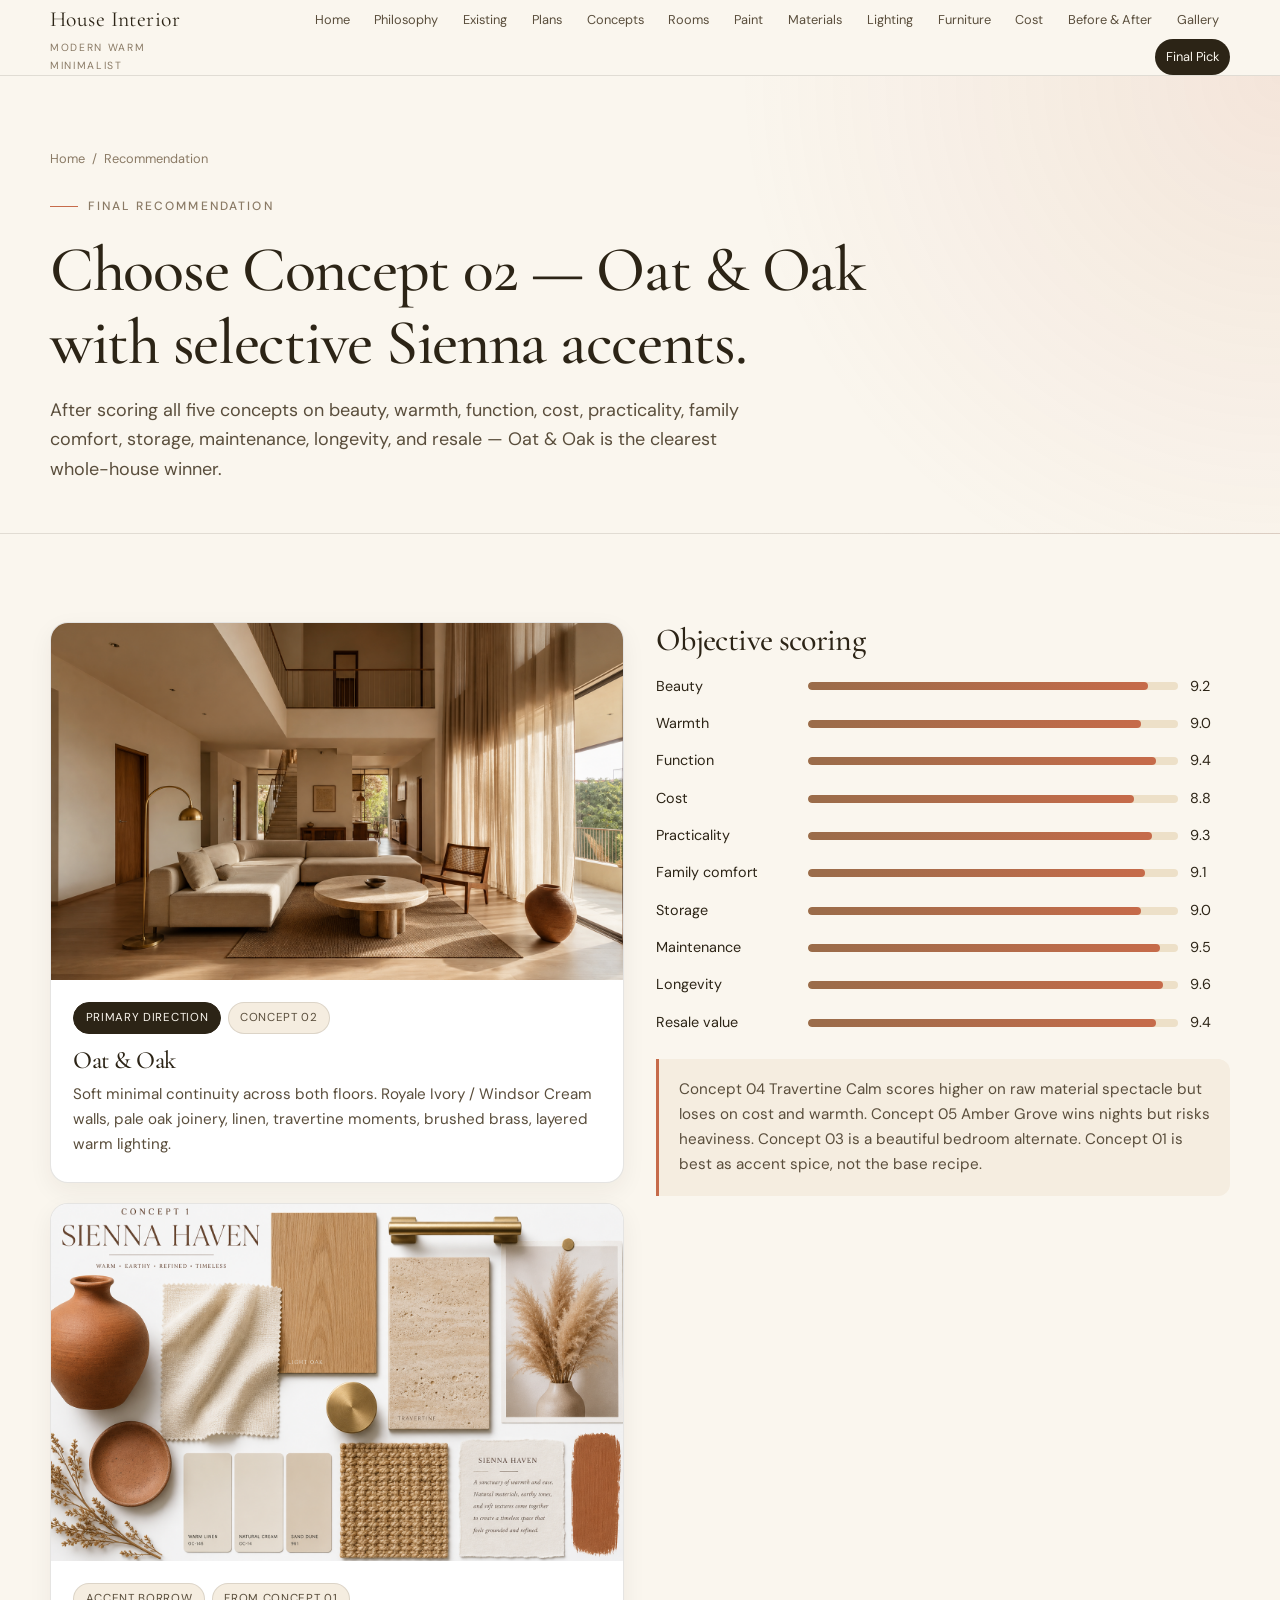
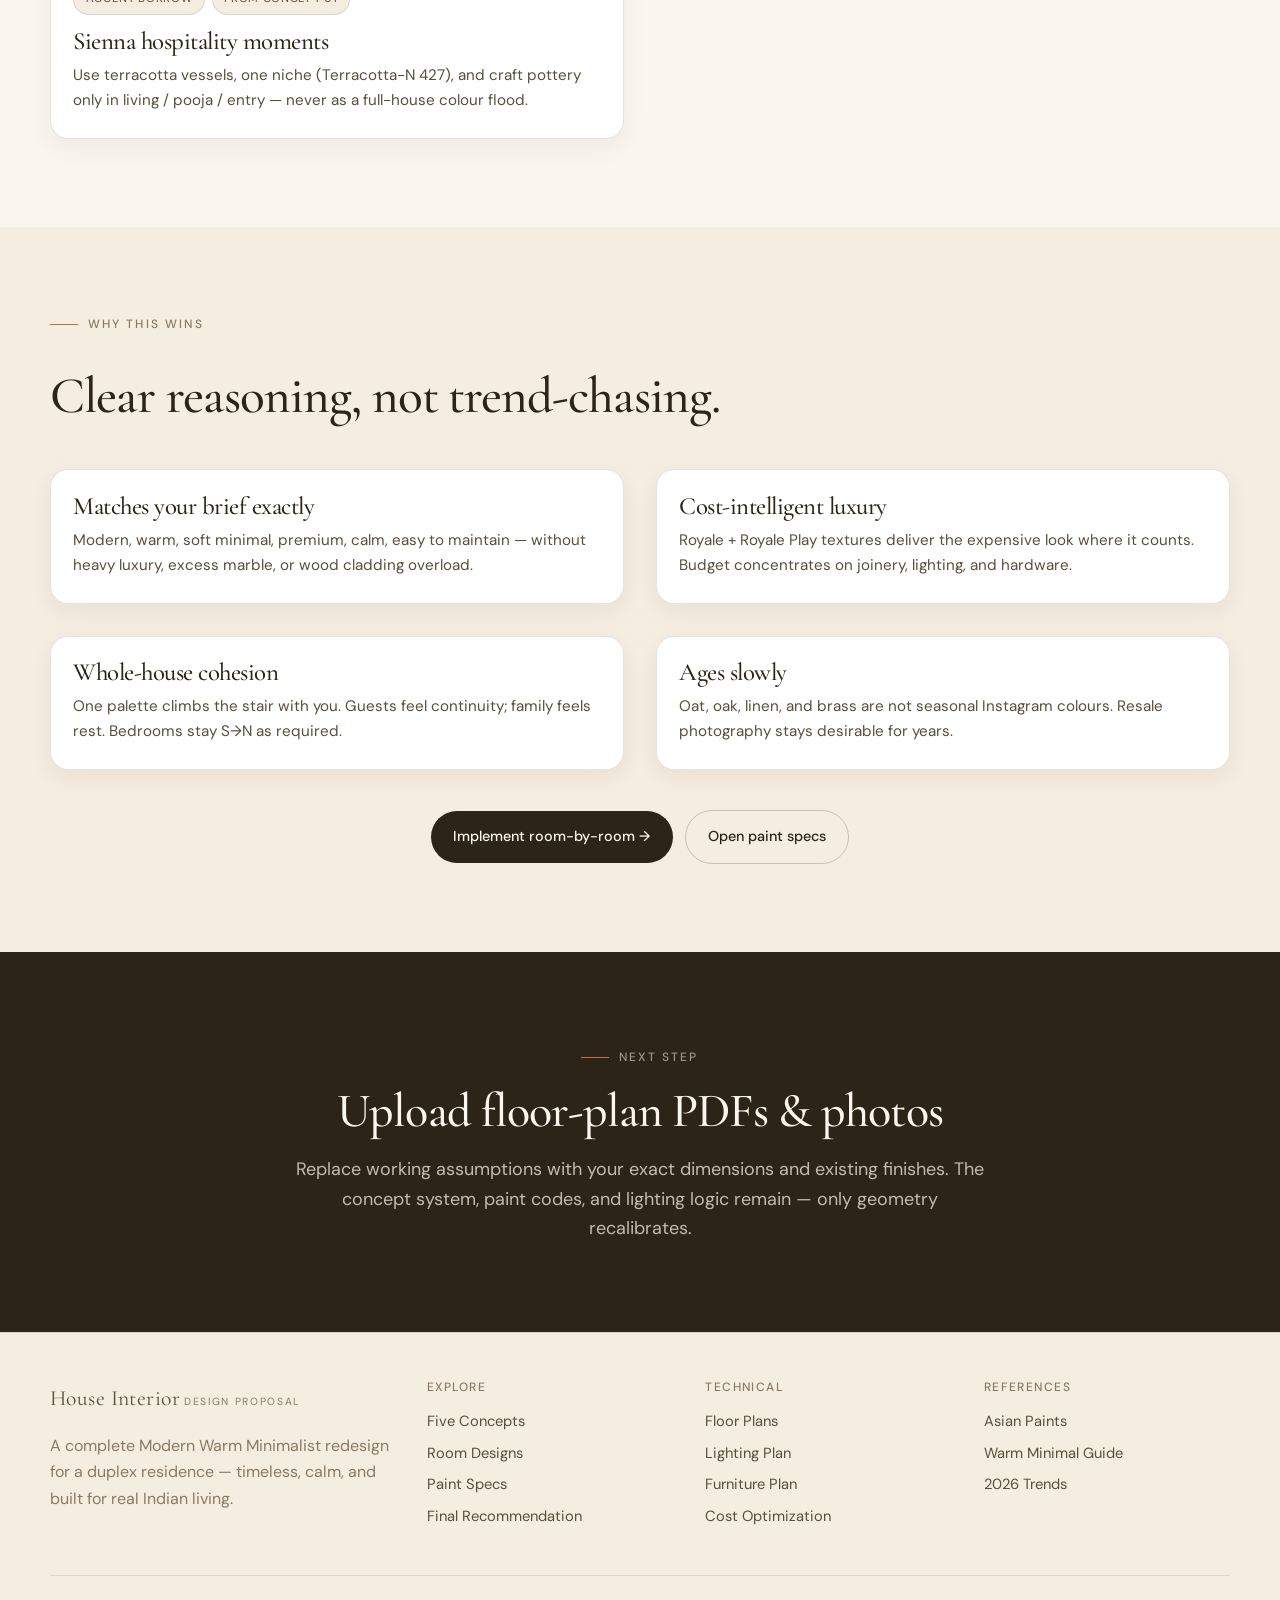
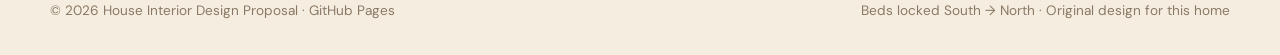
<file: recommendation.html>
<!DOCTYPE html>
<html lang="en">
<head>
  <meta charset="UTF-8" />
  <meta name="viewport" content="width=device-width, initial-scale=1" />
  <title>Final Recommendation · House Interior</title>
  <meta name="description" content="Modern Warm Minimalist duplex house interior design proposal — architecture-grade presentation." />
  <link rel="preconnect" href="https://fonts.googleapis.com" />
  <link rel="preconnect" href="https://fonts.gstatic.com" crossorigin />
  <link href="https://fonts.googleapis.com/css2?family=Cormorant+Garamond:ital,wght@0,400;0,500;0,600;1,400&family=DM+Sans:opsz,wght@9..40,400;9..40,500;9..40,600&display=swap" rel="stylesheet" />
  <link rel="stylesheet" href="css/styles.css" />
</head>
<body>
  <header class="site-header">
    <div class="container nav">
      <a class="logo" href="index.html">
        <span class="logo-mark">House Interior</span>
        <span class="logo-sub">Modern Warm Minimalist</span>
      </a>
      <button class="nav-toggle" aria-label="Menu" aria-expanded="false"><span></span></button>
      <nav class="nav-links">
      <a href="index.html">Home</a>
      <a href="philosophy.html">Philosophy</a>
      <a href="existing.html">Existing</a>
      <a href="floor-plans.html">Plans</a>
      <a href="concepts.html">Concepts</a>
      <a href="rooms.html">Rooms</a>
      <a href="paint.html">Paint</a>
      <a href="materials.html">Materials</a>
      <a href="lighting.html">Lighting</a>
      <a href="furniture.html">Furniture</a>
      <a href="cost.html">Cost</a>
      <a href="before-after.html">Before & After</a>
      <a href="gallery.html">Gallery</a>
      <a class="nav-cta" href="recommendation.html">Final Pick</a>
      </nav>
    </div>
  </header>

  <section class="page-hero">
    <div class="container">
      <div class="breadcrumb"><a href="index.html">Home</a><span>/</span><span>Recommendation</span></div>
      <div class="eyebrow">Final Recommendation</div>
      <h1>Choose Concept 02 — Oat &amp; Oak<br/>with selective Sienna accents.</h1>
      <p class="lead">After scoring all five concepts on beauty, warmth, function, cost, practicality, family comfort, storage, maintenance, longevity, and resale — Oat &amp; Oak is the clearest whole-house winner.</p>
    </div>
  </section>

  <section>
    <div class="container grid-2">
      <div>
        <div class="card" style="margin-bottom:1.25rem">
          <div class="card-media"><img src="assets/images/rooms/living-day.jpg" alt="Recommended living" /></div>
          <div class="card-body">
            <div class="tag-row"><span class="tag rec">Primary direction</span><span class="tag">Concept 02</span></div>
            <h3 style="margin-top:0.75rem">Oat &amp; Oak</h3>
            <p>Soft minimal continuity across both floors. Royale Ivory / Windsor Cream walls, pale oak joinery, linen, travertine moments, brushed brass, layered warm lighting.</p>
          </div>
        </div>
        <div class="card">
          <div class="card-media"><img src="assets/images/moodboards/mood-sienna.jpg" alt="Accent mood" /></div>
          <div class="card-body">
            <div class="tag-row"><span class="tag">Accent borrow</span><span class="tag">From Concept 01</span></div>
            <h3 style="margin-top:0.75rem">Sienna hospitality moments</h3>
            <p>Use terracotta vessels, one niche (Terracotta-N 427), and craft pottery only in living / pooja / entry — never as a full-house colour flood.</p>
          </div>
        </div>
      </div>
      <div>
        <h2 style="font-size:2rem;margin-bottom:1rem">Objective scoring</h2>
        <div class="score-list">
          <div class="score-row"><span>Beauty</span><div class="score-track"><div class="score-fill" style="width:92%"></div></div><span>9.2</span></div>
          <div class="score-row"><span>Warmth</span><div class="score-track"><div class="score-fill" style="width:90%"></div></div><span>9.0</span></div>
          <div class="score-row"><span>Function</span><div class="score-track"><div class="score-fill" style="width:94%"></div></div><span>9.4</span></div>
          <div class="score-row"><span>Cost</span><div class="score-track"><div class="score-fill" style="width:88%"></div></div><span>8.8</span></div>
          <div class="score-row"><span>Practicality</span><div class="score-track"><div class="score-fill" style="width:93%"></div></div><span>9.3</span></div>
          <div class="score-row"><span>Family comfort</span><div class="score-track"><div class="score-fill" style="width:91%"></div></div><span>9.1</span></div>
          <div class="score-row"><span>Storage</span><div class="score-track"><div class="score-fill" style="width:90%"></div></div><span>9.0</span></div>
          <div class="score-row"><span>Maintenance</span><div class="score-track"><div class="score-fill" style="width:95%"></div></div><span>9.5</span></div>
          <div class="score-row"><span>Longevity</span><div class="score-track"><div class="score-fill" style="width:96%"></div></div><span>9.6</span></div>
          <div class="score-row"><span>Resale value</span><div class="score-track"><div class="score-fill" style="width:94%"></div></div><span>9.4</span></div>
        </div>
        <div class="note" style="margin-top:1.5rem">Concept 04 Travertine Calm scores higher on raw material spectacle but loses on cost and warmth. Concept 05 Amber Grove wins nights but risks heaviness. Concept 03 is a beautiful bedroom alternate. Concept 01 is best as accent spice, not the base recipe.</div>
      </div>
    </div>
  </section>

  <section class="section-alt">
    <div class="container">
      <div class="section-head"><div class="eyebrow">Why this wins</div><h2>Clear reasoning, not trend-chasing.</h2></div>
      <div class="grid-2">
        <article class="card"><div class="card-body"><h3>Matches your brief exactly</h3><p>Modern, warm, soft minimal, premium, calm, easy to maintain — without heavy luxury, excess marble, or wood cladding overload.</p></div></article>
        <article class="card"><div class="card-body"><h3>Cost-intelligent luxury</h3><p>Royale + Royale Play textures deliver the expensive look where it counts. Budget concentrates on joinery, lighting, and hardware.</p></div></article>
        <article class="card"><div class="card-body"><h3>Whole-house cohesion</h3><p>One palette climbs the stair with you. Guests feel continuity; family feels rest. Bedrooms stay S→N as required.</p></div></article>
        <article class="card"><div class="card-body"><h3>Ages slowly</h3><p>Oat, oak, linen, and brass are not seasonal Instagram colours. Resale photography stays desirable for years.</p></div></article>
      </div>
      <div style="margin-top:2.5rem;text-align:center">
        <a class="btn btn-dark" href="rooms.html">Implement room-by-room →</a>
        <a class="btn btn-outline" href="paint.html" style="margin-left:0.5rem">Open paint specs</a>
      </div>
    </div>
  </section>

  <section class="section-dark">
    <div class="container" style="text-align:center;max-width:720px;margin:0 auto">
      <div class="eyebrow" style="justify-content:center">Next step</div>
      <h2 style="font-size:clamp(2rem,4vw,3rem);margin-bottom:1rem">Upload floor-plan PDFs &amp; photos</h2>
      <p class="lead mx-auto">Replace working assumptions with your exact dimensions and existing finishes. The concept system, paint codes, and lighting logic remain — only geometry recalibrates.</p>
    </div>
  </section>

  <footer class="site-footer">
    <div class="container footer-grid">
      <div>
        <a class="logo" href="index.html">
          <span class="logo-mark">House Interior</span>
          <span class="logo-sub">Design Proposal</span>
        </a>
        <p class="muted" style="margin-top:1rem;max-width:32ch">A complete Modern Warm Minimalist redesign for a duplex residence — timeless, calm, and built for real Indian living.</p>
      </div>
      <div>
        <h4>Explore</h4>
        <a href="concepts.html">Five Concepts</a>
        <a href="rooms.html">Room Designs</a>
        <a href="paint.html">Paint Specs</a>
        <a href="recommendation.html">Final Recommendation</a>
      </div>
      <div>
        <h4>Technical</h4>
        <a href="floor-plans.html">Floor Plans</a>
        <a href="lighting.html">Lighting Plan</a>
        <a href="furniture.html">Furniture Plan</a>
        <a href="cost.html">Cost Optimization</a>
      </div>
      <div>
        <h4>References</h4>
        <a href="https://www.asianpaints.com/" target="_blank" rel="noopener">Asian Paints</a>
        <a href="https://www.studiomatrx.org/guides/warm-minimal-interiors" target="_blank" rel="noopener">Warm Minimal Guide</a>
        <a href="https://www.livspace.com/in/magazine/top-interior-design-trends-in-india" target="_blank" rel="noopener">2026 Trends</a>
      </div>
    </div>
    <div class="container footer-bottom">
      <span>© 2026 House Interior Design Proposal · GitHub Pages</span>
      <span>Beds locked South → North · Original design for this home</span>
    </div>
  </footer>
  <script src="js/main.js"></script>
</body>
</html>
</file>
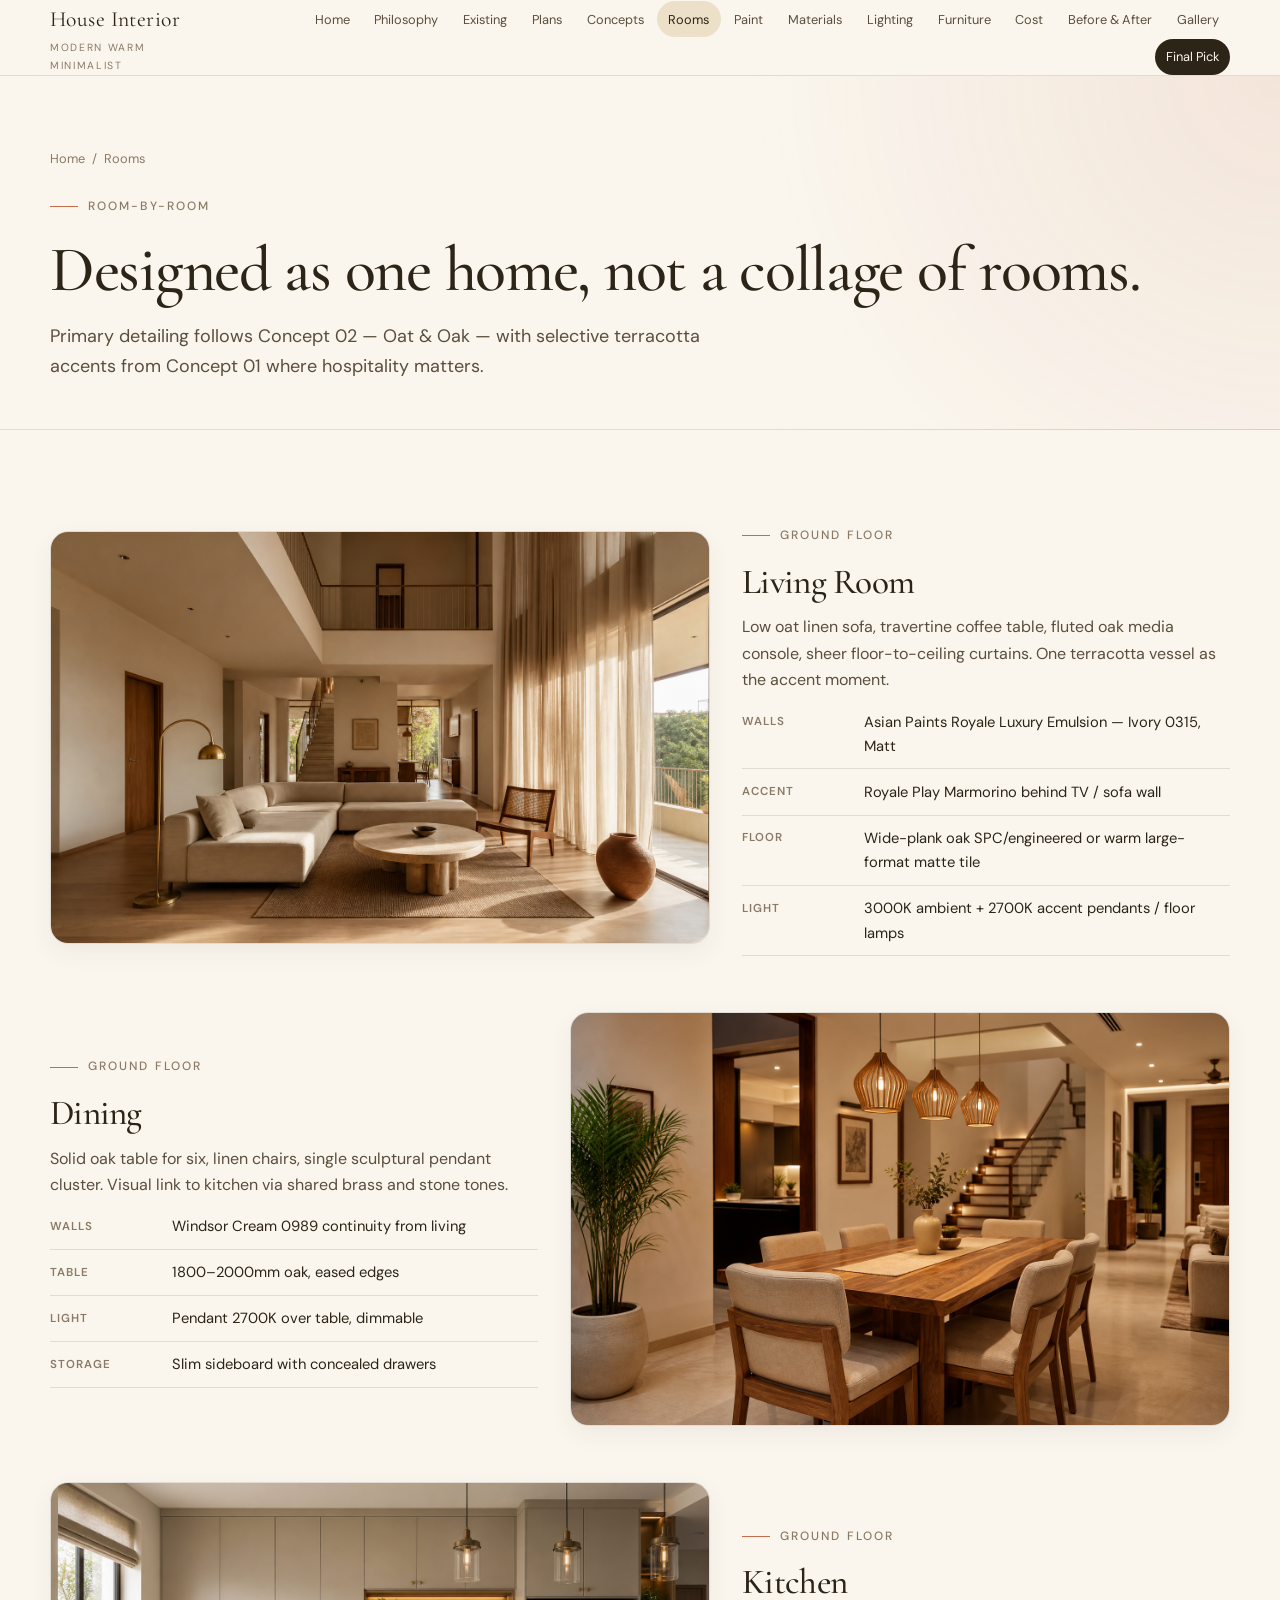
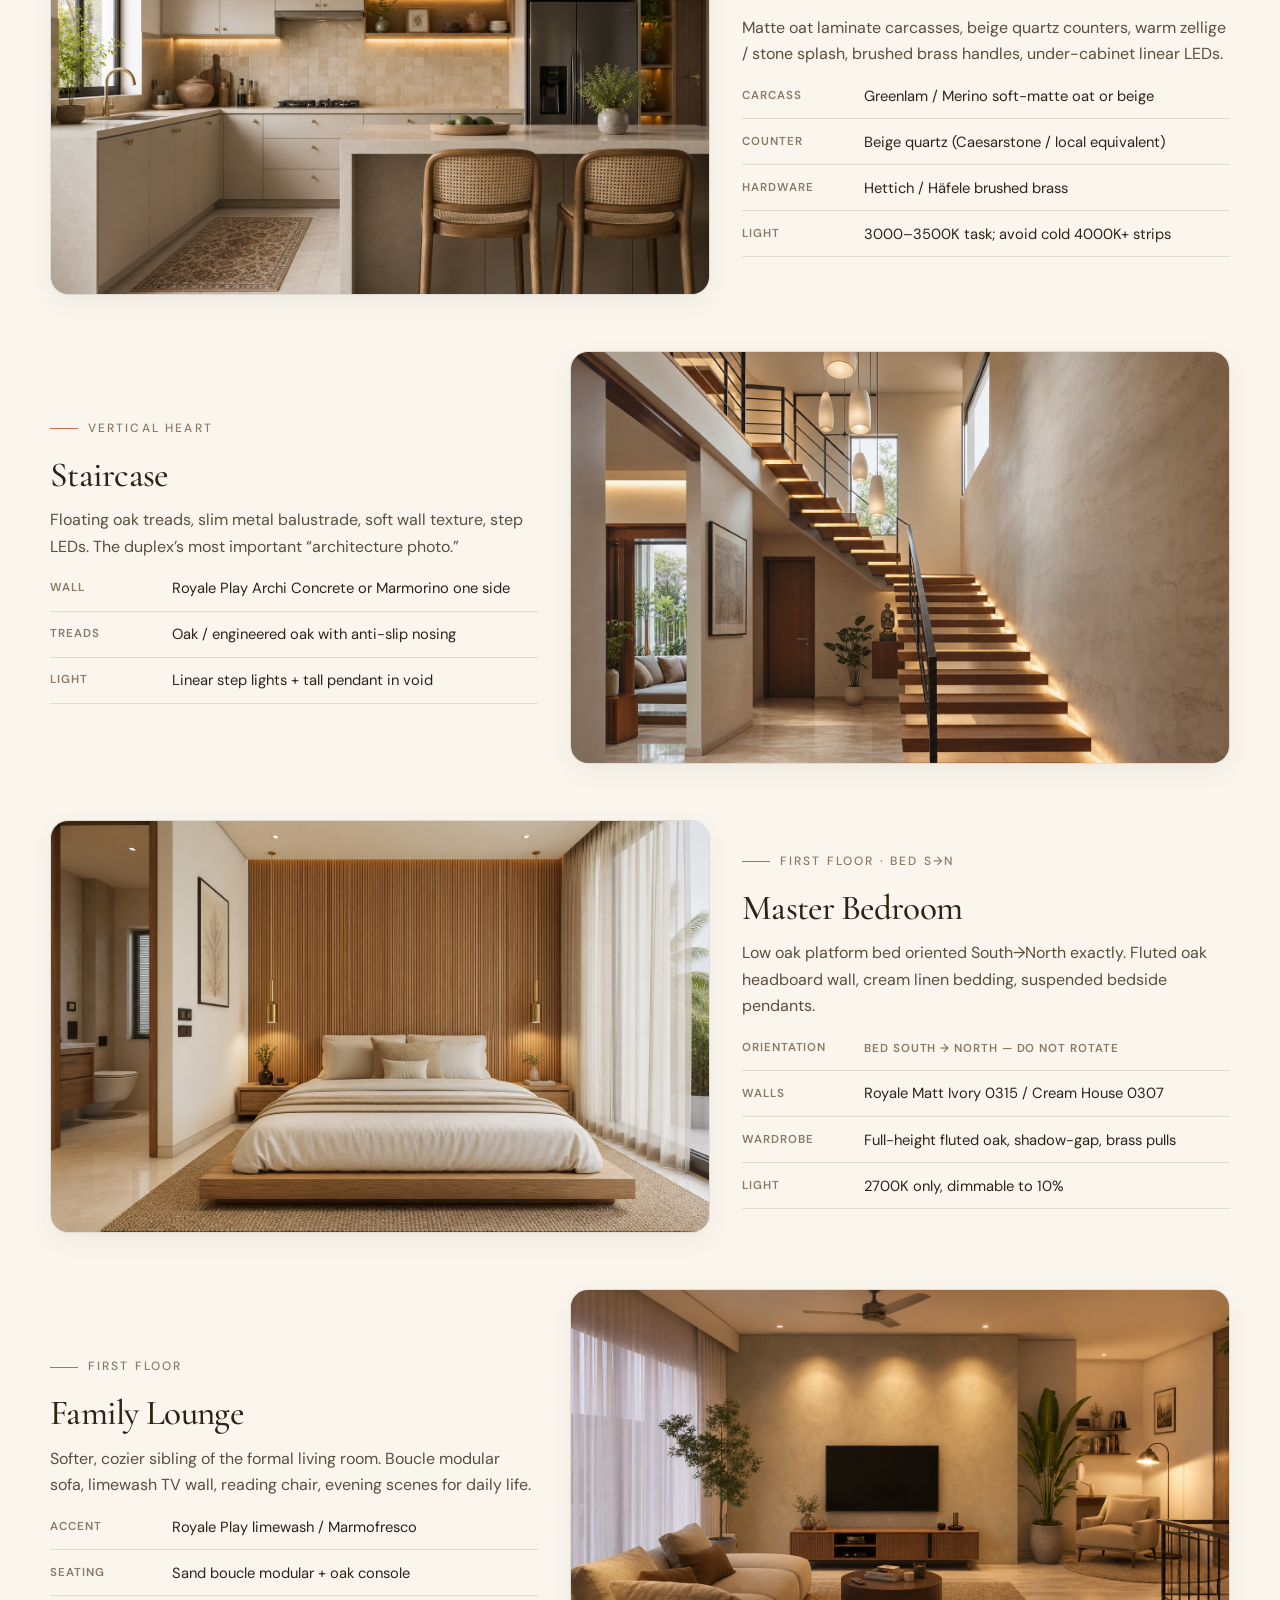
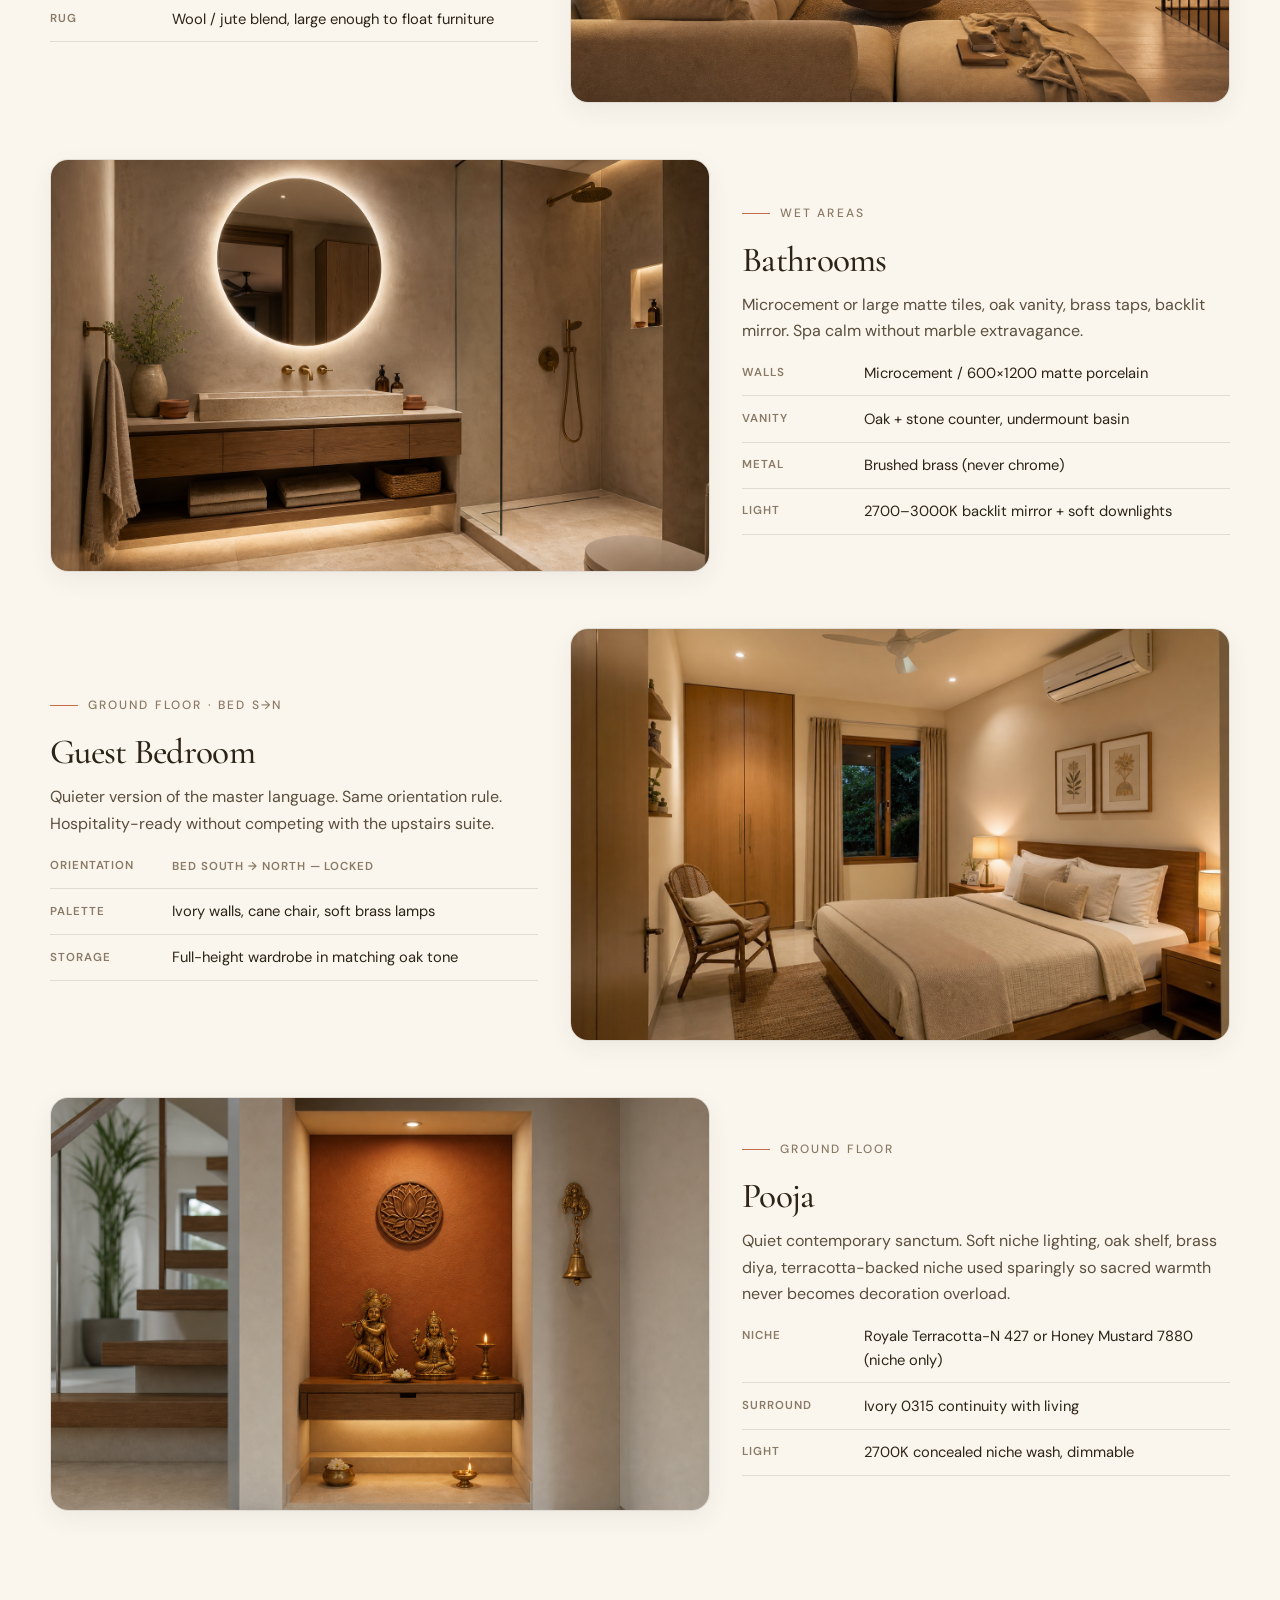
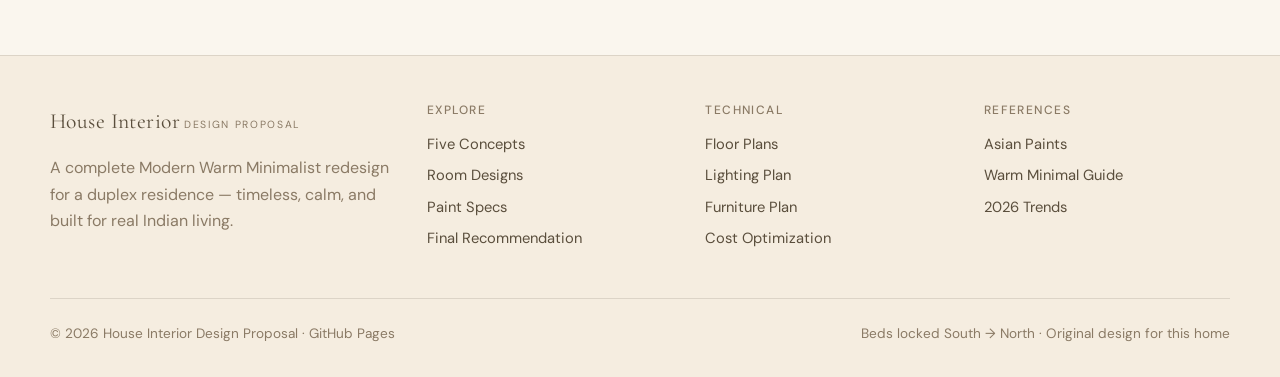
<file: rooms.html>
<!DOCTYPE html>
<html lang="en">
<head>
  <meta charset="UTF-8" />
  <meta name="viewport" content="width=device-width, initial-scale=1" />
  <title>Room-by-Room Designs · House Interior</title>
  <meta name="description" content="Modern Warm Minimalist duplex house interior design proposal — architecture-grade presentation." />
  <link rel="preconnect" href="https://fonts.googleapis.com" />
  <link rel="preconnect" href="https://fonts.gstatic.com" crossorigin />
  <link href="https://fonts.googleapis.com/css2?family=Cormorant+Garamond:ital,wght@0,400;0,500;0,600;1,400&family=DM+Sans:opsz,wght@9..40,400;9..40,500;9..40,600&display=swap" rel="stylesheet" />
  <link rel="stylesheet" href="css/styles.css" />
</head>
<body>
  <header class="site-header">
    <div class="container nav">
      <a class="logo" href="index.html">
        <span class="logo-mark">House Interior</span>
        <span class="logo-sub">Modern Warm Minimalist</span>
      </a>
      <button class="nav-toggle" aria-label="Menu" aria-expanded="false"><span></span></button>
      <nav class="nav-links">
      <a href="index.html">Home</a>
      <a href="philosophy.html">Philosophy</a>
      <a href="existing.html">Existing</a>
      <a href="floor-plans.html">Plans</a>
      <a href="concepts.html">Concepts</a>
      <a href="rooms.html">Rooms</a>
      <a href="paint.html">Paint</a>
      <a href="materials.html">Materials</a>
      <a href="lighting.html">Lighting</a>
      <a href="furniture.html">Furniture</a>
      <a href="cost.html">Cost</a>
      <a href="before-after.html">Before & After</a>
      <a href="gallery.html">Gallery</a>
      <a class="nav-cta" href="recommendation.html">Final Pick</a>
      </nav>
    </div>
  </header>

  <section class="page-hero">
    <div class="container">
      <div class="breadcrumb"><a href="index.html">Home</a><span>/</span><span>Rooms</span></div>
      <div class="eyebrow">Room-by-Room</div>
      <h1>Designed as one home, not a collage of rooms.</h1>
      <p class="lead">Primary detailing follows Concept 02 — Oat &amp; Oak — with selective terracotta accents from Concept 01 where hospitality matters.</p>
    </div>
  </section>

  <section>
    <div class="container">
      <div class="room-block">
        <div class="room-visual"><img src="assets/images/rooms/living-day.jpg" alt="Living room" /></div>
        <div class="room-copy">
          <div class="eyebrow">Ground Floor</div>
          <h3>Living Room</h3>
          <p>Low oat linen sofa, travertine coffee table, fluted oak media console, sheer floor-to-ceiling curtains. One terracotta vessel as the accent moment.</p>
          <ul class="spec-list">
            <li><strong>Walls</strong><span>Asian Paints Royale Luxury Emulsion — Ivory 0315, Matt</span></li>
            <li><strong>Accent</strong><span>Royale Play Marmorino behind TV / sofa wall</span></li>
            <li><strong>Floor</strong><span>Wide-plank oak SPC/engineered or warm large-format matte tile</span></li>
            <li><strong>Light</strong><span>3000K ambient + 2700K accent pendants / floor lamps</span></li>
          </ul>
        </div>
      </div>

      <div class="room-block reverse">
        <div class="room-visual"><img src="assets/images/rooms/dining-evening.jpg" alt="Dining" /></div>
        <div class="room-copy">
          <div class="eyebrow">Ground Floor</div>
          <h3>Dining</h3>
          <p>Solid oak table for six, linen chairs, single sculptural pendant cluster. Visual link to kitchen via shared brass and stone tones.</p>
          <ul class="spec-list">
            <li><strong>Walls</strong><span>Windsor Cream 0989 continuity from living</span></li>
            <li><strong>Table</strong><span>1800–2000mm oak, eased edges</span></li>
            <li><strong>Light</strong><span>Pendant 2700K over table, dimmable</span></li>
            <li><strong>Storage</strong><span>Slim sideboard with concealed drawers</span></li>
          </ul>
        </div>
      </div>

      <div class="room-block">
        <div class="room-visual"><img src="assets/images/rooms/kitchen-day.jpg" alt="Kitchen" /></div>
        <div class="room-copy">
          <div class="eyebrow">Ground Floor</div>
          <h3>Kitchen</h3>
          <p>Matte oat laminate carcasses, beige quartz counters, warm zellige / stone splash, brushed brass handles, under-cabinet linear LEDs.</p>
          <ul class="spec-list">
            <li><strong>Carcass</strong><span>Greenlam / Merino soft-matte oat or beige</span></li>
            <li><strong>Counter</strong><span>Beige quartz (Caesarstone / local equivalent)</span></li>
            <li><strong>Hardware</strong><span>Hettich / Häfele brushed brass</span></li>
            <li><strong>Light</strong><span>3000–3500K task; avoid cold 4000K+ strips</span></li>
          </ul>
        </div>
      </div>

      <div class="room-block reverse">
        <div class="room-visual"><img src="assets/images/rooms/staircase-day.jpg" alt="Staircase" /></div>
        <div class="room-copy">
          <div class="eyebrow">Vertical Heart</div>
          <h3>Staircase</h3>
          <p>Floating oak treads, slim metal balustrade, soft wall texture, step LEDs. The duplex’s most important “architecture photo.”</p>
          <ul class="spec-list">
            <li><strong>Wall</strong><span>Royale Play Archi Concrete or Marmorino one side</span></li>
            <li><strong>Treads</strong><span>Oak / engineered oak with anti-slip nosing</span></li>
            <li><strong>Light</strong><span>Linear step lights + tall pendant in void</span></li>
          </ul>
        </div>
      </div>

      <div class="room-block">
        <div class="room-visual"><img src="assets/images/rooms/bedroom-master-day.jpg" alt="Master bedroom" /></div>
        <div class="room-copy">
          <div class="eyebrow">First Floor · Bed S→N</div>
          <h3>Master Bedroom</h3>
          <p>Low oak platform bed oriented South→North exactly. Fluted oak headboard wall, cream linen bedding, suspended bedside pendants.</p>
          <ul class="spec-list">
            <li><strong>Orientation</strong><span><strong>Bed South → North — do not rotate</strong></span></li>
            <li><strong>Walls</strong><span>Royale Matt Ivory 0315 / Cream House 0307</span></li>
            <li><strong>Wardrobe</strong><span>Full-height fluted oak, shadow-gap, brass pulls</span></li>
            <li><strong>Light</strong><span>2700K only, dimmable to 10%</span></li>
          </ul>
        </div>
      </div>

      <div class="room-block reverse">
        <div class="room-visual"><img src="assets/images/rooms/family-lounge.jpg" alt="Family lounge" /></div>
        <div class="room-copy">
          <div class="eyebrow">First Floor</div>
          <h3>Family Lounge</h3>
          <p>Softer, cozier sibling of the formal living room. Boucle modular sofa, limewash TV wall, reading chair, evening scenes for daily life.</p>
          <ul class="spec-list">
            <li><strong>Accent</strong><span>Royale Play limewash / Marmofresco</span></li>
            <li><strong>Seating</strong><span>Sand boucle modular + oak console</span></li>
            <li><strong>Rug</strong><span>Wool / jute blend, large enough to float furniture</span></li>
          </ul>
        </div>
      </div>

      <div class="room-block">
        <div class="room-visual"><img src="assets/images/rooms/bathroom-spa.jpg" alt="Bathroom" /></div>
        <div class="room-copy">
          <div class="eyebrow">Wet Areas</div>
          <h3>Bathrooms</h3>
          <p>Microcement or large matte tiles, oak vanity, brass taps, backlit mirror. Spa calm without marble extravagance.</p>
          <ul class="spec-list">
            <li><strong>Walls</strong><span>Microcement / 600×1200 matte porcelain</span></li>
            <li><strong>Vanity</strong><span>Oak + stone counter, undermount basin</span></li>
            <li><strong>Metal</strong><span>Brushed brass (never chrome)</span></li>
            <li><strong>Light</strong><span>2700–3000K backlit mirror + soft downlights</span></li>
          </ul>
        </div>
      </div>

      <div class="room-block reverse">
        <div class="room-visual"><img src="assets/images/rooms/bedroom-guest.jpg" alt="Guest bedroom" /></div>
        <div class="room-copy">
          <div class="eyebrow">Ground Floor · Bed S→N</div>
          <h3>Guest Bedroom</h3>
          <p>Quieter version of the master language. Same orientation rule. Hospitality-ready without competing with the upstairs suite.</p>
          <ul class="spec-list">
            <li><strong>Orientation</strong><span><strong>Bed South → North — locked</strong></span></li>
            <li><strong>Palette</strong><span>Ivory walls, cane chair, soft brass lamps</span></li>
            <li><strong>Storage</strong><span>Full-height wardrobe in matching oak tone</span></li>
          </ul>
        </div>
      </div>

      <div class="room-block">
        <div class="room-visual"><img src="assets/images/rooms/pooja-niche.jpg" alt="Pooja niche" /></div>
        <div class="room-copy">
          <div class="eyebrow">Ground Floor</div>
          <h3>Pooja</h3>
          <p>Quiet contemporary sanctum. Soft niche lighting, oak shelf, brass diya, terracotta-backed niche used sparingly so sacred warmth never becomes decoration overload.</p>
          <ul class="spec-list">
            <li><strong>Niche</strong><span>Royale Terracotta-N 427 or Honey Mustard 7880 (niche only)</span></li>
            <li><strong>Surround</strong><span>Ivory 0315 continuity with living</span></li>
            <li><strong>Light</strong><span>2700K concealed niche wash, dimmable</span></li>
          </ul>
        </div>
      </div>

    </div>
  </section>

  <footer class="site-footer">
    <div class="container footer-grid">
      <div>
        <a class="logo" href="index.html">
          <span class="logo-mark">House Interior</span>
          <span class="logo-sub">Design Proposal</span>
        </a>
        <p class="muted" style="margin-top:1rem;max-width:32ch">A complete Modern Warm Minimalist redesign for a duplex residence — timeless, calm, and built for real Indian living.</p>
      </div>
      <div>
        <h4>Explore</h4>
        <a href="concepts.html">Five Concepts</a>
        <a href="rooms.html">Room Designs</a>
        <a href="paint.html">Paint Specs</a>
        <a href="recommendation.html">Final Recommendation</a>
      </div>
      <div>
        <h4>Technical</h4>
        <a href="floor-plans.html">Floor Plans</a>
        <a href="lighting.html">Lighting Plan</a>
        <a href="furniture.html">Furniture Plan</a>
        <a href="cost.html">Cost Optimization</a>
      </div>
      <div>
        <h4>References</h4>
        <a href="https://www.asianpaints.com/" target="_blank" rel="noopener">Asian Paints</a>
        <a href="https://www.studiomatrx.org/guides/warm-minimal-interiors" target="_blank" rel="noopener">Warm Minimal Guide</a>
        <a href="https://www.livspace.com/in/magazine/top-interior-design-trends-in-india" target="_blank" rel="noopener">2026 Trends</a>
      </div>
    </div>
    <div class="container footer-bottom">
      <span>© 2026 House Interior Design Proposal · GitHub Pages</span>
      <span>Beds locked South → North · Original design for this home</span>
    </div>
  </footer>
  <script src="js/main.js"></script>
</body>
</html>
</file>
<file: css/styles.css>
/* ============================================================
   House Interior — Modern Warm Minimalist Design Proposal
   Architecture presentation system
   ============================================================ */

:root {
  --cream: #FAF6EE;
  --oat: #F5EDE0;
  --beige: #EDE0C8;
  --taupe: #D6C6A8;
  --sand: #C4AD84;
  --oak: #9A6C4A;
  --walnut: #724A30;
  --terracotta: #C66B4A;
  --ochre: #C4942D;
  --sage: #7A8F6E;
  --sage-soft: #E8F0E4;
  --ink: #2C2416;
  --ink-soft: #5A4E3C;
  --muted: #8A7A65;
  --line: rgba(44, 36, 22, 0.12);
  --line-strong: rgba(44, 36, 22, 0.22);
  --white: #FFFFFF;
  --brass: #B58A4E;
  --shadow: 0 20px 60px rgba(44, 36, 22, 0.08);
  --shadow-sm: 0 8px 24px rgba(44, 36, 22, 0.06);
  --radius: 18px;
  --radius-sm: 12px;
  --max: 1180px;
  --nav-h: 76px;
  --ease: cubic-bezier(0.22, 1, 0.36, 1);
}

*, *::before, *::after { box-sizing: border-box; margin: 0; padding: 0; }

html { scroll-behavior: smooth; }

body {
  font-family: "DM Sans", system-ui, sans-serif;
  background: var(--cream);
  color: var(--ink);
  line-height: 1.65;
  font-size: 16px;
  -webkit-font-smoothing: antialiased;
  overflow-x: hidden;
}

img { max-width: 100%; display: block; height: auto; }
a { color: inherit; text-decoration: none; }
ul { list-style: none; }
button { font: inherit; border: 0; background: none; cursor: pointer; }

h1, h2, h3, h4, .display {
  font-family: "Cormorant Garamond", Georgia, serif;
  font-weight: 500;
  line-height: 1.15;
  letter-spacing: -0.02em;
}

.container { width: min(100% - 2.5rem, var(--max)); margin-inline: auto; }
.container-wide { width: min(100% - 2.5rem, 1320px); margin-inline: auto; }

.eyebrow {
  display: inline-flex;
  align-items: center;
  gap: 0.6rem;
  font-size: 0.75rem;
  letter-spacing: 0.18em;
  text-transform: uppercase;
  color: var(--muted);
  font-weight: 500;
  margin-bottom: 1rem;
}
.eyebrow::before {
  content: "";
  width: 28px;
  height: 1px;
  background: var(--terracotta);
}

.lead {
  font-size: 1.125rem;
  color: var(--ink-soft);
  max-width: 58ch;
}

.muted { color: var(--muted); }
.text-center { text-align: center; }
.mx-auto { margin-inline: auto; }

/* ---------- Nav ---------- */
.site-header {
  position: sticky;
  top: 0;
  z-index: 100;
  height: var(--nav-h);
  backdrop-filter: blur(16px);
  background: rgba(250, 246, 238, 0.88);
  border-bottom: 1px solid var(--line);
}
.nav {
  height: var(--nav-h);
  display: flex;
  align-items: center;
  justify-content: space-between;
  gap: 1rem;
}
.logo {
  display: flex;
  flex-direction: column;
  gap: 0.1rem;
}
.logo-mark {
  font-family: "Cormorant Garamond", serif;
  font-size: 1.35rem;
  letter-spacing: 0.02em;
}
.logo-sub {
  font-size: 0.65rem;
  letter-spacing: 0.16em;
  text-transform: uppercase;
  color: var(--muted);
}
.nav-links {
  display: flex;
  align-items: center;
  gap: 0.15rem;
  flex-wrap: wrap;
  justify-content: flex-end;
}
.nav-links a {
  font-size: 0.8rem;
  padding: 0.45rem 0.7rem;
  color: var(--ink-soft);
  border-radius: 999px;
  transition: background 0.25s var(--ease), color 0.25s var(--ease);
}
.nav-links a:hover,
.nav-links a.active {
  background: var(--beige);
  color: var(--ink);
}
.nav-cta {
  background: var(--ink) !important;
  color: var(--cream) !important;
  margin-left: 0.35rem;
}
.nav-toggle {
  display: none;
  width: 42px;
  height: 42px;
  border: 1px solid var(--line-strong);
  border-radius: 10px;
  align-items: center;
  justify-content: center;
}
.nav-toggle span {
  display: block;
  width: 18px;
  height: 1.5px;
  background: var(--ink);
  position: relative;
}
.nav-toggle span::before,
.nav-toggle span::after {
  content: "";
  position: absolute;
  left: 0;
  width: 18px;
  height: 1.5px;
  background: var(--ink);
}
.nav-toggle span::before { top: -6px; }
.nav-toggle span::after { top: 6px; }

/* ---------- Hero ---------- */
.hero {
  position: relative;
  min-height: calc(100vh - var(--nav-h));
  display: grid;
  align-items: end;
  padding: 3rem 0 4rem;
  overflow: hidden;
}
.hero-media {
  position: absolute;
  inset: 0;
}
.hero-media img {
  width: 100%;
  height: 100%;
  object-fit: cover;
}
.hero-overlay {
  position: absolute;
  inset: 0;
  background:
    linear-gradient(180deg, rgba(44,36,22,0.15) 0%, rgba(44,36,22,0.55) 55%, rgba(44,36,22,0.78) 100%);
}
.hero-content {
  position: relative;
  z-index: 2;
  color: var(--cream);
  max-width: 760px;
}
.hero-content .eyebrow { color: rgba(250,246,238,0.75); }
.hero-content .eyebrow::before { background: var(--terracotta); }
.hero h1 {
  font-size: clamp(2.8rem, 7vw, 5.2rem);
  margin-bottom: 1.25rem;
}
.hero p {
  font-size: 1.15rem;
  max-width: 48ch;
  color: rgba(250,246,238,0.88);
  margin-bottom: 2rem;
}
.hero-actions { display: flex; flex-wrap: wrap; gap: 0.85rem; }

.btn {
  display: inline-flex;
  align-items: center;
  justify-content: center;
  gap: 0.5rem;
  padding: 0.9rem 1.4rem;
  border-radius: 999px;
  font-size: 0.9rem;
  font-weight: 500;
  transition: transform 0.25s var(--ease), background 0.25s var(--ease), color 0.25s var(--ease), border-color 0.25s var(--ease);
}
.btn:hover { transform: translateY(-1px); }
.btn-primary { background: var(--cream); color: var(--ink); }
.btn-primary:hover { background: var(--white); }
.btn-ghost {
  border: 1px solid rgba(250,246,238,0.45);
  color: var(--cream);
}
.btn-ghost:hover { background: rgba(250,246,238,0.1); }
.btn-dark { background: var(--ink); color: var(--cream); }
.btn-outline {
  border: 1px solid var(--line-strong);
  color: var(--ink);
  background: transparent;
}
.btn-outline:hover { background: var(--beige); }

/* ---------- Sections ---------- */
section { padding: 5.5rem 0; }
.section-tight { padding: 3.5rem 0; }
.section-alt { background: var(--oat); }
.section-dark {
  background: var(--ink);
  color: var(--cream);
}
.section-dark .muted,
.section-dark .lead { color: rgba(250,246,238,0.72); }
.section-dark .eyebrow { color: rgba(250,246,238,0.55); }

.section-head {
  display: grid;
  gap: 1rem;
  margin-bottom: 2.75rem;
  max-width: 720px;
}
.section-head.center {
  text-align: center;
  margin-inline: auto;
  justify-items: center;
}
.section-head h2 {
  font-size: clamp(2rem, 4vw, 3.2rem);
}

.grid-2 { display: grid; grid-template-columns: repeat(2, 1fr); gap: 2rem; }
.grid-3 { display: grid; grid-template-columns: repeat(3, 1fr); gap: 1.5rem; }
.grid-4 { display: grid; grid-template-columns: repeat(4, 1fr); gap: 1.25rem; }
.grid-auto { display: grid; grid-template-columns: repeat(auto-fit, minmax(240px, 1fr)); gap: 1.25rem; }

/* ---------- Cards ---------- */
.card {
  background: var(--white);
  border: 1px solid var(--line);
  border-radius: var(--radius);
  overflow: hidden;
  box-shadow: var(--shadow-sm);
  transition: transform 0.35s var(--ease), box-shadow 0.35s var(--ease);
}
.card:hover {
  transform: translateY(-4px);
  box-shadow: var(--shadow);
}
.card-media {
  aspect-ratio: 16 / 10;
  overflow: hidden;
  background: var(--beige);
}
.card-media img {
  width: 100%;
  height: 100%;
  object-fit: cover;
  transition: transform 0.7s var(--ease);
}
.card:hover .card-media img { transform: scale(1.04); }
.card-body { padding: 1.35rem 1.4rem 1.55rem; }
.card-body h3 {
  font-size: 1.55rem;
  margin-bottom: 0.45rem;
}
.card-meta {
  font-size: 0.78rem;
  letter-spacing: 0.08em;
  text-transform: uppercase;
  color: var(--muted);
  margin-bottom: 0.65rem;
}
.card-body p { color: var(--ink-soft); font-size: 0.95rem; }

.stat-row {
  display: grid;
  grid-template-columns: repeat(4, 1fr);
  gap: 1rem;
  margin-top: 2.5rem;
}
.stat {
  padding: 1.35rem 1.2rem;
  border: 1px solid var(--line);
  border-radius: var(--radius-sm);
  background: rgba(255,255,255,0.55);
}
.stat strong {
  display: block;
  font-family: "Cormorant Garamond", serif;
  font-size: 2rem;
  margin-bottom: 0.25rem;
}
.stat span { font-size: 0.85rem; color: var(--muted); }

/* ---------- Palette ---------- */
.swatch-row {
  display: flex;
  flex-wrap: wrap;
  gap: 0.75rem;
}
.swatch {
  width: 72px;
  border-radius: 14px;
  overflow: hidden;
  border: 1px solid var(--line);
  background: var(--white);
}
.swatch-color { height: 56px; }
.swatch-label {
  padding: 0.45rem 0.4rem 0.55rem;
  font-size: 0.65rem;
  text-align: center;
  color: var(--muted);
  line-height: 1.3;
}

/* ---------- Tables ---------- */
.table-wrap {
  overflow-x: auto;
  border: 1px solid var(--line);
  border-radius: var(--radius);
  background: var(--white);
}
table {
  width: 100%;
  border-collapse: collapse;
  font-size: 0.92rem;
}
th, td {
  padding: 0.95rem 1.1rem;
  text-align: left;
  border-bottom: 1px solid var(--line);
  vertical-align: top;
}
th {
  background: var(--oat);
  font-size: 0.75rem;
  letter-spacing: 0.08em;
  text-transform: uppercase;
  color: var(--muted);
  font-weight: 600;
}
tr:last-child td { border-bottom: 0; }

/* ---------- Concept banners ---------- */
.concept-banner {
  display: grid;
  grid-template-columns: 1.1fr 0.9fr;
  gap: 0;
  border-radius: var(--radius);
  overflow: hidden;
  border: 1px solid var(--line);
  background: var(--white);
  margin-bottom: 1.5rem;
}
.concept-banner img {
  width: 100%;
  height: 100%;
  min-height: 320px;
  object-fit: cover;
}
.concept-copy { padding: 2rem; display: grid; align-content: center; gap: 0.85rem; }
.concept-copy h3 { font-size: 2.2rem; }
.tag-row { display: flex; flex-wrap: wrap; gap: 0.45rem; }
.tag {
  font-size: 0.72rem;
  letter-spacing: 0.06em;
  text-transform: uppercase;
  padding: 0.35rem 0.7rem;
  border-radius: 999px;
  background: var(--oat);
  color: var(--ink-soft);
  border: 1px solid var(--line);
}
.tag.rec {
  background: var(--ink);
  color: var(--cream);
  border-color: var(--ink);
}
.pros-cons {
  display: grid;
  grid-template-columns: 1fr 1fr;
  gap: 1rem;
  margin-top: 0.5rem;
}
.pros, .cons {
  padding: 1rem;
  border-radius: var(--radius-sm);
  font-size: 0.9rem;
}
.pros { background: var(--sage-soft); }
.cons { background: #F7EDE8; }
.pros h4, .cons h4 {
  font-family: "DM Sans", sans-serif;
  font-size: 0.75rem;
  letter-spacing: 0.1em;
  text-transform: uppercase;
  margin-bottom: 0.55rem;
}
.pros li, .cons li {
  padding-left: 0.9rem;
  position: relative;
  margin-bottom: 0.35rem;
  color: var(--ink-soft);
}
.pros li::before, .cons li::before {
  content: "•";
  position: absolute;
  left: 0;
}

/* ---------- Room blocks ---------- */
.room-block {
  display: grid;
  grid-template-columns: 1.15fr 0.85fr;
  gap: 2rem;
  align-items: center;
  margin-bottom: 3.5rem;
}
.room-block.reverse { grid-template-columns: 0.85fr 1.15fr; }
.room-block.reverse .room-visual { order: 2; }
.room-visual {
  border-radius: var(--radius);
  overflow: hidden;
  border: 1px solid var(--line);
  box-shadow: var(--shadow-sm);
}
.room-visual img { width: 100%; aspect-ratio: 16/10; object-fit: cover; }
.room-copy h3 { font-size: 2.2rem; margin-bottom: 0.75rem; }
.room-copy p { color: var(--ink-soft); margin-bottom: 1rem; }
.spec-list { display: grid; gap: 0.65rem; }
.spec-list li {
  display: grid;
  grid-template-columns: 110px 1fr;
  gap: 0.75rem;
  font-size: 0.92rem;
  padding-bottom: 0.65rem;
  border-bottom: 1px solid var(--line);
}
.spec-list strong {
  font-size: 0.72rem;
  letter-spacing: 0.08em;
  text-transform: uppercase;
  color: var(--muted);
  font-weight: 600;
  padding-top: 0.15rem;
}

/* ---------- Gallery ---------- */
.gallery-grid {
  display: grid;
  grid-template-columns: repeat(12, 1fr);
  gap: 1rem;
}
.gallery-item {
  border-radius: var(--radius-sm);
  overflow: hidden;
  border: 1px solid var(--line);
  position: relative;
}
.gallery-item img {
  width: 100%;
  height: 100%;
  object-fit: cover;
  aspect-ratio: 4/3;
}
.gallery-item.wide { grid-column: span 7; }
.gallery-item.narrow { grid-column: span 5; }
.gallery-item.third { grid-column: span 4; }
.gallery-caption {
  position: absolute;
  left: 0; right: 0; bottom: 0;
  padding: 1rem;
  background: linear-gradient(transparent, rgba(44,36,22,0.7));
  color: var(--cream);
  font-size: 0.85rem;
}

/* ---------- Callout / note ---------- */
.note {
  padding: 1.15rem 1.25rem;
  border-left: 3px solid var(--terracotta);
  background: var(--oat);
  border-radius: 0 var(--radius-sm) var(--radius-sm) 0;
  color: var(--ink-soft);
  font-size: 0.95rem;
  margin: 1.5rem 0;
}
.quote {
  font-family: "Cormorant Garamond", serif;
  font-size: clamp(1.6rem, 3vw, 2.3rem);
  line-height: 1.35;
  max-width: 22ch;
}

/* ---------- Comparison ---------- */
.compare {
  display: grid;
  grid-template-columns: 1fr 1fr;
  gap: 1rem;
}
.compare-panel {
  border-radius: var(--radius);
  overflow: hidden;
  border: 1px solid var(--line);
  background: var(--white);
}
.compare-panel .label {
  padding: 0.7rem 1rem;
  font-size: 0.75rem;
  letter-spacing: 0.1em;
  text-transform: uppercase;
  color: var(--muted);
  border-bottom: 1px solid var(--line);
  background: var(--oat);
}
.compare-panel img { aspect-ratio: 16/10; width: 100%; object-fit: cover; }
.compare-fake {
  aspect-ratio: 16/10;
  display: grid;
  place-items: center;
  background:
    repeating-linear-gradient(45deg, #d9cfc0, #d9cfc0 10px, #cfc3b0 10px, #cfc3b0 20px);
  color: var(--ink-soft);
  text-align: center;
  padding: 1.5rem;
  font-size: 0.95rem;
}

/* ---------- Footer ---------- */
.site-footer {
  border-top: 1px solid var(--line);
  padding: 3rem 0 2rem;
  background: var(--oat);
}
.footer-grid {
  display: grid;
  grid-template-columns: 1.4fr 1fr 1fr 1fr;
  gap: 2rem;
  margin-bottom: 2.5rem;
}
.footer-grid h4 {
  font-family: "DM Sans", sans-serif;
  font-size: 0.75rem;
  letter-spacing: 0.12em;
  text-transform: uppercase;
  color: var(--muted);
  margin-bottom: 0.9rem;
}
.footer-grid a {
  display: block;
  color: var(--ink-soft);
  font-size: 0.92rem;
  margin-bottom: 0.45rem;
}
.footer-grid a:hover { color: var(--ink); }
.footer-bottom {
  display: flex;
  justify-content: space-between;
  gap: 1rem;
  flex-wrap: wrap;
  padding-top: 1.5rem;
  border-top: 1px solid var(--line);
  font-size: 0.85rem;
  color: var(--muted);
}

/* ---------- Page hero ---------- */
.page-hero {
  padding: 4.5rem 0 3rem;
  background:
    radial-gradient(circle at top right, rgba(198,107,74,0.12), transparent 40%),
    var(--cream);
  border-bottom: 1px solid var(--line);
}
.page-hero h1 {
  font-size: clamp(2.4rem, 5vw, 4rem);
  margin-bottom: 1rem;
}
.breadcrumb {
  display: flex;
  flex-wrap: wrap;
  gap: 0.45rem;
  font-size: 0.8rem;
  color: var(--muted);
  margin-bottom: 1.25rem;
}
.breadcrumb a:hover { color: var(--ink); }

/* ---------- Timeline / process ---------- */
.process {
  display: grid;
  grid-template-columns: repeat(4, 1fr);
  gap: 1rem;
  counter-reset: step;
}
.process-item {
  padding: 1.4rem;
  border-radius: var(--radius);
  border: 1px solid var(--line);
  background: var(--white);
  position: relative;
}
.process-item::before {
  counter-increment: step;
  content: "0" counter(step);
  font-family: "Cormorant Garamond", serif;
  font-size: 1.8rem;
  color: var(--terracotta);
  display: block;
  margin-bottom: 0.6rem;
}
.process-item h3 { font-size: 1.35rem; margin-bottom: 0.45rem; }
.process-item p { font-size: 0.92rem; color: var(--ink-soft); }

/* ---------- Score bars ---------- */
.score-list { display: grid; gap: 0.85rem; }
.score-row {
  display: grid;
  grid-template-columns: 140px 1fr 40px;
  gap: 0.75rem;
  align-items: center;
  font-size: 0.9rem;
}
.score-track {
  height: 8px;
  background: var(--beige);
  border-radius: 999px;
  overflow: hidden;
}
.score-fill {
  height: 100%;
  background: linear-gradient(90deg, var(--oak), var(--terracotta));
  border-radius: 999px;
}

/* ---------- Responsive ---------- */
@media (max-width: 980px) {
  .nav-toggle { display: inline-flex; }
  .nav-links {
    display: none;
    position: absolute;
    top: var(--nav-h);
    left: 0; right: 0;
    background: rgba(250,246,238,0.98);
    border-bottom: 1px solid var(--line);
    padding: 1rem;
    flex-direction: column;
    align-items: stretch;
  }
  .nav-links.open { display: flex; }
  .nav-links a { padding: 0.75rem 0.9rem; }
  .grid-2, .grid-3, .grid-4,
  .concept-banner, .room-block, .room-block.reverse,
  .pros-cons, .compare, .footer-grid, .process, .stat-row {
    grid-template-columns: 1fr;
  }
  .room-block.reverse .room-visual { order: 0; }
  .gallery-item.wide,
  .gallery-item.narrow,
  .gallery-item.third { grid-column: span 12; }
  .score-row { grid-template-columns: 1fr; gap: 0.35rem; }
}

@media (max-width: 640px) {
  .hero h1 { font-size: 2.6rem; }
  section { padding: 3.75rem 0; }
  .container, .container-wide { width: min(100% - 1.5rem, var(--max)); }
}

/* Reveal */
.reveal {
  opacity: 0;
  transform: translateY(18px);
  transition: opacity 0.7s var(--ease), transform 0.7s var(--ease);
}
.reveal.is-visible {
  opacity: 1;
  transform: none;
}

/* Print */
@media print {
  .site-header, .nav-toggle, .hero-actions { display: none !important; }
  body { background: white; }
  .card, .concept-banner { break-inside: avoid; }
}
</file>
